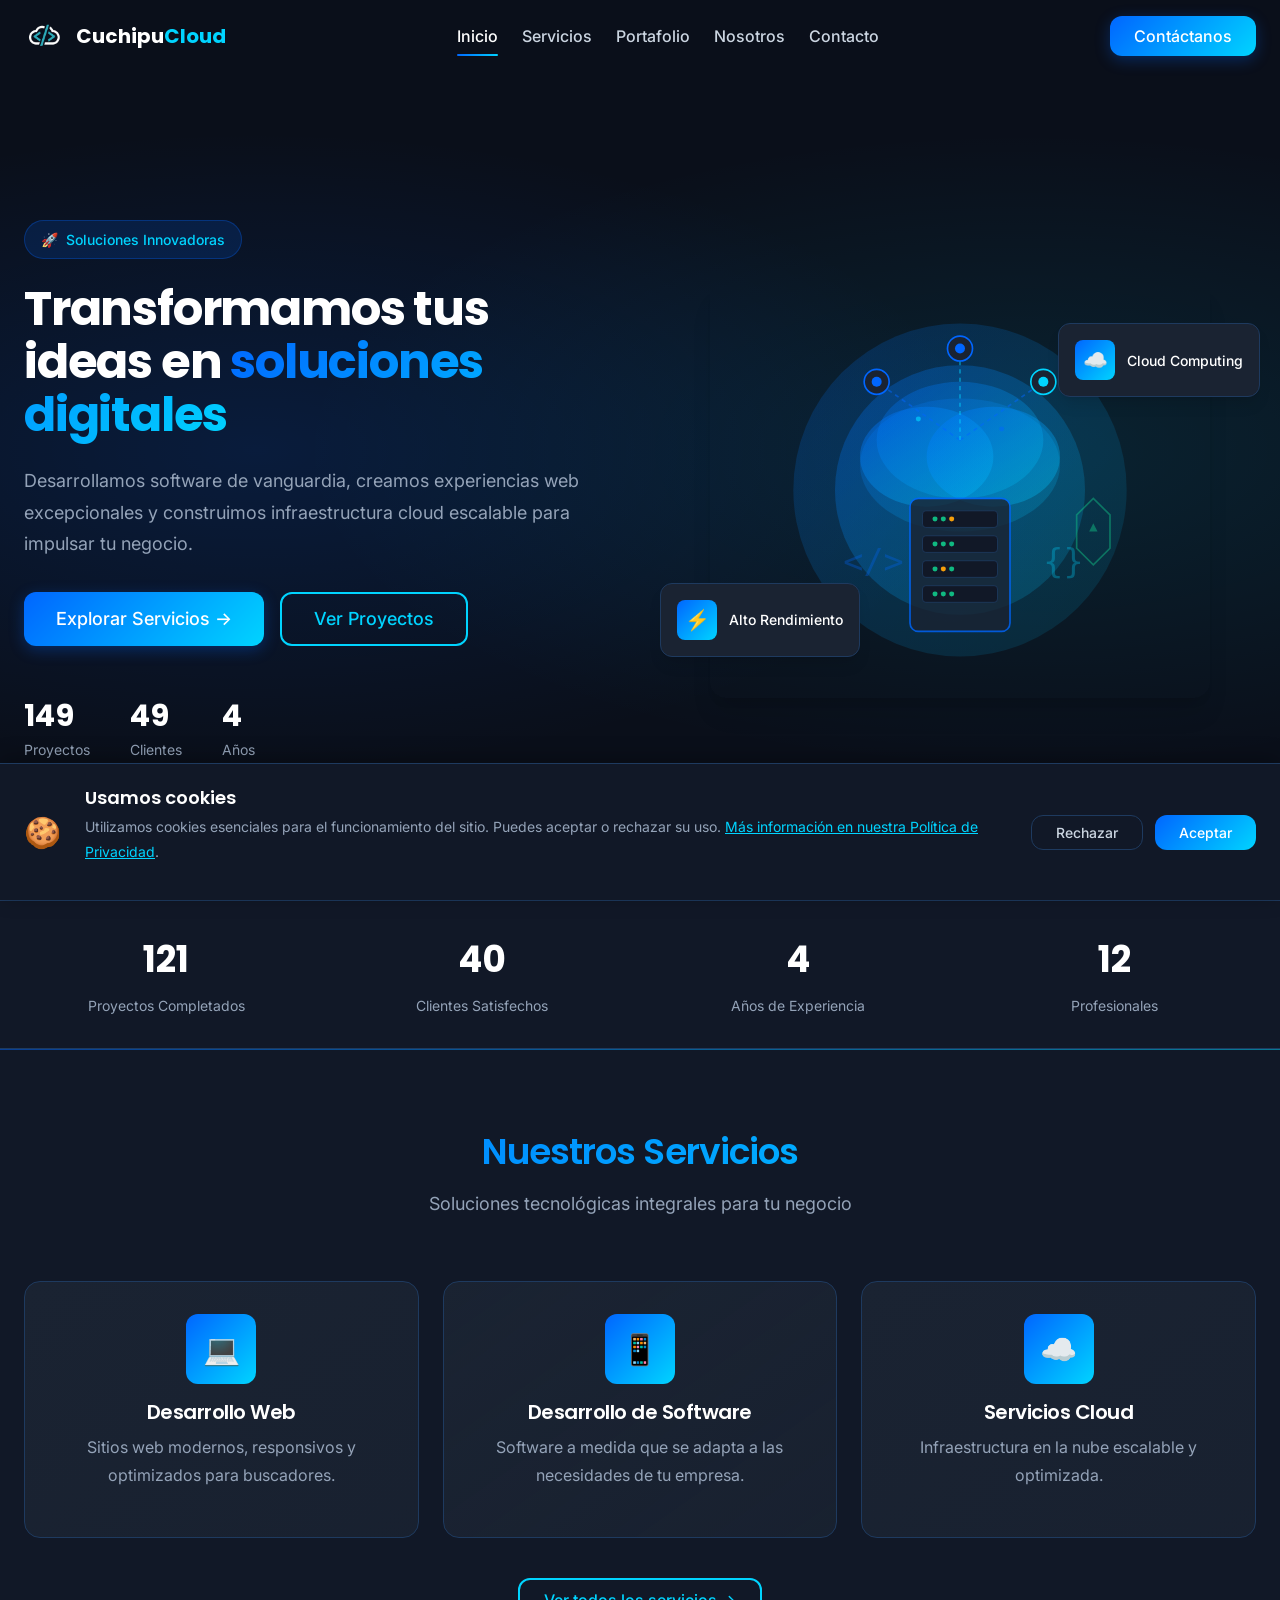
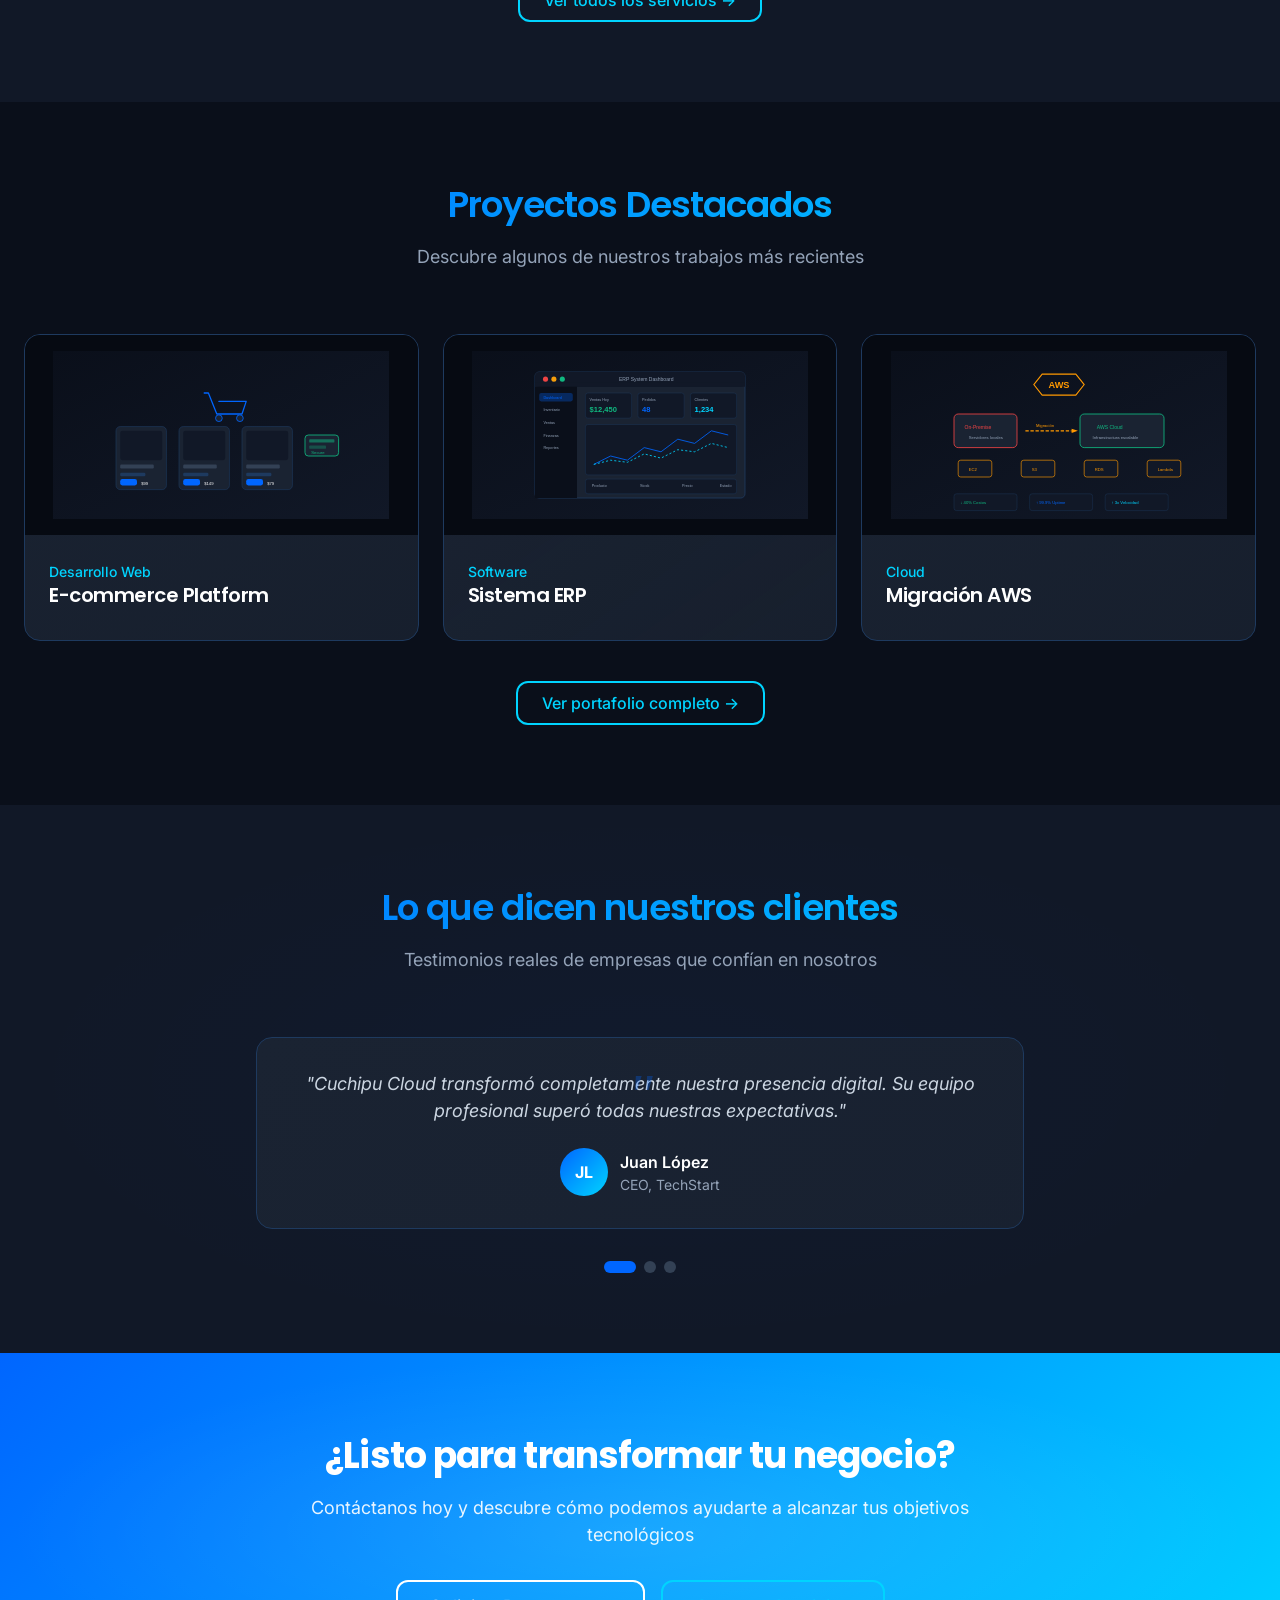
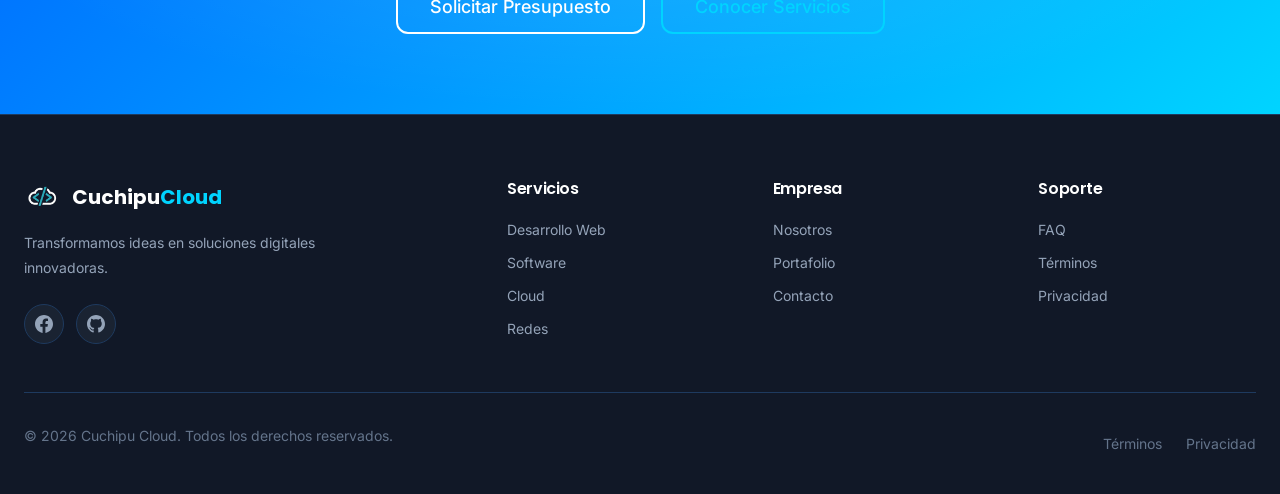
<file: index.html>
<!DOCTYPE html>
<html lang="es">
<head>
    <meta charset="UTF-8">
    <meta name="viewport" content="width=device-width, initial-scale=1.0">
    <meta name="description" content="Cuchipu Cloud - Servicios de desarrollo de software, desarrollo web, redes e infraestructura cloud">
    <meta name="robots" content="index, follow">
    <title>Cuchipu Cloud - Soluciones Tecnológicas Innovadoras</title>
    
    <!-- Open Graph -->
    <meta property="og:type" content="website">
    <meta property="og:url" content="https://cuchipu.cloud">
    <meta property="og:title" content="Cuchipu Cloud - Soluciones Tecnológicas Innovadoras">
    <meta property="og:description" content="Desarrollamos software de vanguardia, creamos experiencias web excepcionales y construimos infraestructura cloud escalable.">
    <meta property="og:image" content="https://cuchipu.cloud/images/CuchipuCloud.png">
    <meta property="og:site_name" content="Cuchipu Cloud">
    <meta property="og:locale" content="es_ES">
    
    <!-- Twitter Cards -->
    <meta name="twitter:card" content="summary_large_image">
    <meta name="twitter:site" content="@cuchipu_cloud">
    <meta name="twitter:title" content="Cuchipu Cloud - Soluciones Tecnológicas Innovadoras">
    <meta name="twitter:description" content="Desarrollamos software de vanguardia, creamos experiencias web excepcionales y construimos infraestructura cloud escalable.">
    <meta name="twitter:image" content="https://cuchipu.cloud/images/CuchipuCloud.png">
    
    <link rel="icon" type="image/png" href="images/Cuchipu.png">
    <link rel="preconnect" href="https://fonts.googleapis.com">
    <link rel="preconnect" href="https://fonts.gstatic.com" crossorigin>
    <link href="https://fonts.googleapis.com/css2?family=Inter:wght@300;400;500;600;700&family=Poppins:wght@400;500;600;700&display=swap" rel="stylesheet">
    <link rel="stylesheet" href="css/variables.css">
    <link rel="stylesheet" type="text/css" href="css/base.css">
    <link rel="stylesheet" href="css/components.css">
    <link rel="stylesheet" href="css/layout.css">
    <link rel="stylesheet" href="css/sections.css">
    <link rel="stylesheet" href="css/animations.css">
    <link rel="stylesheet" href="css/responsive.css">
    <link rel="stylesheet" href="css/cookies.css">
</head>
<body>
    <div class="preloader" id="preloader">
        <div class="preloader-spinner"></div>
    </div>

    <div id="header-placeholder"></div>

    <main>
        <!-- Hero -->
        <section class="hero" id="inicio">
            <div class="hero-bg">
                <div class="hero-bg-gradient"></div>
            </div>
            <div class="container hero-container">
                <div class="hero-content" data-animate="fade-up">
                    <div class="hero-badge">
                        <span>🚀</span>
                        <span>Soluciones Innovadoras</span>
                    </div>
                    <h1 class="hero-title">
                        Transformamos tus ideas en 
                        <span class="highlight">soluciones digitales</span>
                    </h1>
                    <p class="hero-description">
                        Desarrollamos software de vanguardia, creamos experiencias web excepcionales y construimos infraestructura cloud escalable para impulsar tu negocio.
                    </p>
                    <div class="hero-actions">
                        <a href="servicios.html" class="btn btn-primary btn-lg">Explorar Servicios →</a>
                        <a href="portafolio.html" class="btn btn-outline btn-lg">Ver Proyectos</a>
                    </div>
                    <div class="hero-stats">
                        <div class="hero-stat">
                            <div class="hero-stat-number" data-count="150">0</div>
                            <div class="hero-stat-label">Proyectos</div>
                        </div>
                        <div class="hero-stat">
                            <div class="hero-stat-number" data-count="50">0</div>
                            <div class="hero-stat-label">Clientes</div>
                        </div>
                        <div class="hero-stat">
                            <div class="hero-stat-number" data-count="5">0</div>
                            <div class="hero-stat-label">Años</div>
                        </div>
                    </div>
                </div>
                <div class="hero-visual" data-animate="fade-left">
                    <div class="hero-image-wrapper">
                        <img src="images/hero-image.svg" alt="Cuchipu Cloud" class="hero-image">
                        <div class="hero-float hero-float-1">
                            <div class="hero-float-icon">☁️</div>
                            <div class="hero-float-text">Cloud Computing</div>
                        </div>
                        <div class="hero-float hero-float-2">
                            <div class="hero-float-icon">⚡</div>
                            <div class="hero-float-text">Alto Rendimiento</div>
                        </div>
                    </div>
                </div>
            </div>
        </section>

        <!-- Quick Stats -->
        <section class="quick-stats">
            <div class="container">
                <div class="quick-stats-grid">
                    <div class="quick-stat" data-animate="fade-up">
                        <div class="quick-stat-number" data-count="150">0</div>
                        <div class="quick-stat-label">Proyectos Completados</div>
                    </div>
                    <div class="quick-stat" data-animate="fade-up">
                        <div class="quick-stat-number" data-count="50">0</div>
                        <div class="quick-stat-label">Clientes Satisfechos</div>
                    </div>
                    <div class="quick-stat" data-animate="fade-up">
                        <div class="quick-stat-number" data-count="5">0</div>
                        <div class="quick-stat-label">Años de Experiencia</div>
                    </div>
                    <div class="quick-stat" data-animate="fade-up">
                        <div class="quick-stat-number" data-count="15">0</div>
                        <div class="quick-stat-label">Profesionales</div>
                    </div>
                </div>
            </div>
        </section>

        <!-- Services Preview -->
        <section class="section services-section">
            <div class="container">
                <div class="section-header">
                    <h2 class="section-title">Nuestros Servicios</h2>
                    <p class="section-subtitle">Soluciones tecnológicas integrales para tu negocio</p>
                </div>
                <div class="services-grid" data-stagger>
                    <div class="card service-card" data-animate="fade-up">
                        <div class="card-icon">💻</div>
                        <h3 class="card-title">Desarrollo Web</h3>
                        <p class="card-description">Sitios web modernos, responsivos y optimizados para buscadores.</p>
                    </div>
                    <div class="card service-card" data-animate="fade-up">
                        <div class="card-icon">📱</div>
                        <h3 class="card-title">Desarrollo de Software</h3>
                        <p class="card-description">Software a medida que se adapta a las necesidades de tu empresa.</p>
                    </div>
                    <div class="card service-card" data-animate="fade-up">
                        <div class="card-icon">☁️</div>
                        <h3 class="card-title">Servicios Cloud</h3>
                        <p class="card-description">Infraestructura en la nube escalable y optimizada.</p>
                    </div>
                </div>
                <div class="text-center" style="margin-top: var(--space-10);">
                    <a href="servicios.html" class="btn btn-outline">Ver todos los servicios →</a>
                </div>
            </div>
        </section>

        <!-- Portfolio Preview -->
        <section class="section portfolio-section">
            <div class="container">
                <div class="section-header">
                    <h2 class="section-title">Proyectos Destacados</h2>
                    <p class="section-subtitle">Descubre algunos de nuestros trabajos más recientes</p>
                </div>
                <div class="portfolio-grid" data-stagger>
                    <div class="card portfolio-card" data-animate="fade-up">
                        <div class="portfolio-card-image">
                            <img src="images/portfolio/project1.svg" alt="E-commerce" loading="lazy">
                            <div class="portfolio-card-overlay">
                                <a href="portafolio.html" class="btn btn-primary">Ver más</a>
                            </div>
                        </div>
                        <div class="portfolio-card-content">
                            <span class="portfolio-card-category">Desarrollo Web</span>
                            <h3 class="portfolio-card-title">E-commerce Platform</h3>
                        </div>
                    </div>
                    <div class="card portfolio-card" data-animate="fade-up">
                        <div class="portfolio-card-image">
                            <img src="images/portfolio/project2.svg" alt="ERP" loading="lazy">
                            <div class="portfolio-card-overlay">
                                <a href="portafolio.html" class="btn btn-primary">Ver más</a>
                            </div>
                        </div>
                        <div class="portfolio-card-content">
                            <span class="portfolio-card-category">Software</span>
                            <h3 class="portfolio-card-title">Sistema ERP</h3>
                        </div>
                    </div>
                    <div class="card portfolio-card" data-animate="fade-up">
                        <div class="portfolio-card-image">
                            <img src="images/portfolio/project3.svg" alt="Cloud" loading="lazy">
                            <div class="portfolio-card-overlay">
                                <a href="portafolio.html" class="btn btn-primary">Ver más</a>
                            </div>
                        </div>
                        <div class="portfolio-card-content">
                            <span class="portfolio-card-category">Cloud</span>
                            <h3 class="portfolio-card-title">Migración AWS</h3>
                        </div>
                    </div>
                </div>
                <div class="text-center" style="margin-top: var(--space-10);">
                    <a href="portafolio.html" class="btn btn-outline">Ver portafolio completo →</a>
                </div>
            </div>
        </section>

        <!-- Testimonials -->
        <section class="section testimonials-section">
            <div class="container testimonials-container">
                <div class="section-header">
                    <h2 class="section-title">Lo que dicen nuestros clientes</h2>
                    <p class="section-subtitle">Testimonios reales de empresas que confían en nosotros</p>
                </div>
                <div class="testimonials-slider" id="testimonialsSlider">
                    <div class="testimonials-track">
                        <div class="testimonial-slide">
                            <div class="card testimonial-card">
                                <p class="testimonial-card-quote">"Cuchipu Cloud transformó completamente nuestra presencia digital. Su equipo profesional superó todas nuestras expectativas."</p>
                                <div class="testimonial-card-author">
                                    <div class="testimonial-card-avatar">JL</div>
                                    <div class="testimonial-card-info">
                                        <div class="testimonial-card-name">Juan López</div>
                                        <div class="testimonial-card-role">CEO, TechStart</div>
                                    </div>
                                </div>
                            </div>
                        </div>
                        <div class="testimonial-slide">
                            <div class="card testimonial-card">
                                <p class="testimonial-card-quote">"La migración a cloud fue perfecta. Redujimos costos en un 40% y mejoramos el rendimiento significativamente."</p>
                                <div class="testimonial-card-author">
                                    <div class="testimonial-card-avatar">MR</div>
                                    <div class="testimonial-card-info">
                                        <div class="testimonial-card-name">María Ramírez</div>
                                        <div class="testimonial-card-role">CTO, InnovaCorp</div>
                                    </div>
                                </div>
                            </div>
                        </div>
                        <div class="testimonial-slide">
                            <div class="card testimonial-card">
                                <p class="testimonial-card-quote">"El software que desarrollaron automatizó procesos que antes tomaban horas. Excelente trabajo y soporte."</p>
                                <div class="testimonial-card-author">
                                    <div class="testimonial-card-avatar">CP</div>
                                    <div class="testimonial-card-info">
                                        <div class="testimonial-card-name">Carlos Pérez</div>
                                        <div class="testimonial-card-role">Director, LogiMax</div>
                                    </div>
                                </div>
                            </div>
                        </div>
                    </div>
                    <div class="testimonial-dots" id="testimonialDots">
                        <span class="testimonial-dot active"></span>
                        <span class="testimonial-dot"></span>
                        <span class="testimonial-dot"></span>
                    </div>
                </div>
            </div>
        </section>

        <!-- CTA -->
        <section class="cta-section">
            <div class="container">
                <div class="cta-content">
                    <h2 class="cta-title">¿Listo para transformar tu negocio?</h2>
                    <p class="cta-description">Contáctanos hoy y descubre cómo podemos ayudarte a alcanzar tus objetivos tecnológicos</p>
                    <div class="cta-actions">
                        <a href="contacto.html" class="btn btn-secondary btn-lg">Solicitar Presupuesto</a>
                        <a href="servicios.html" class="btn btn-outline btn-lg">Conocer Servicios</a>
                    </div>
                </div>
            </div>
        </section>
    </main>

    <div id="footer-placeholder"></div>

    <script src="js/components.js"></script>
    <script src="js/navigation.js"></script>
    <script src="js/animations.js"></script>
    <script src="js/main.js"></script>
    <script src="js/cookies.js"></script>
</body>
</html>
</file>
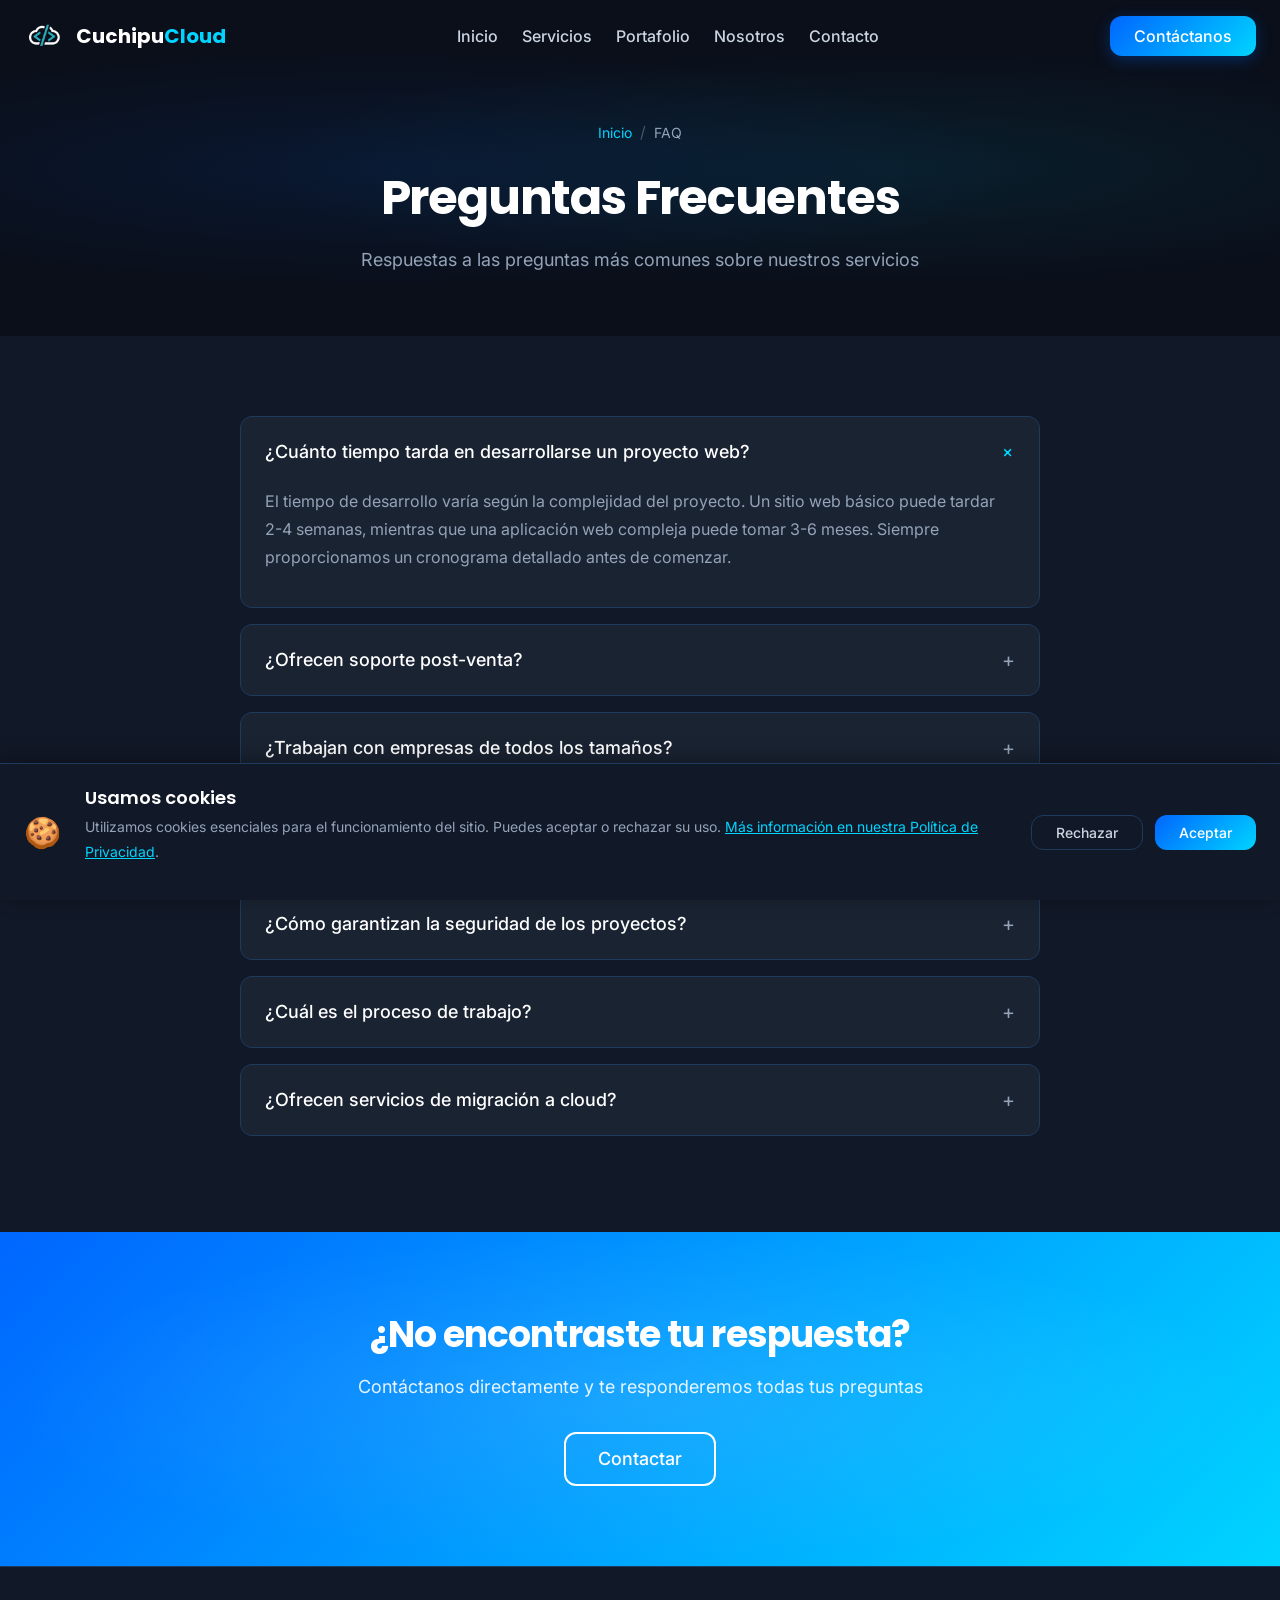
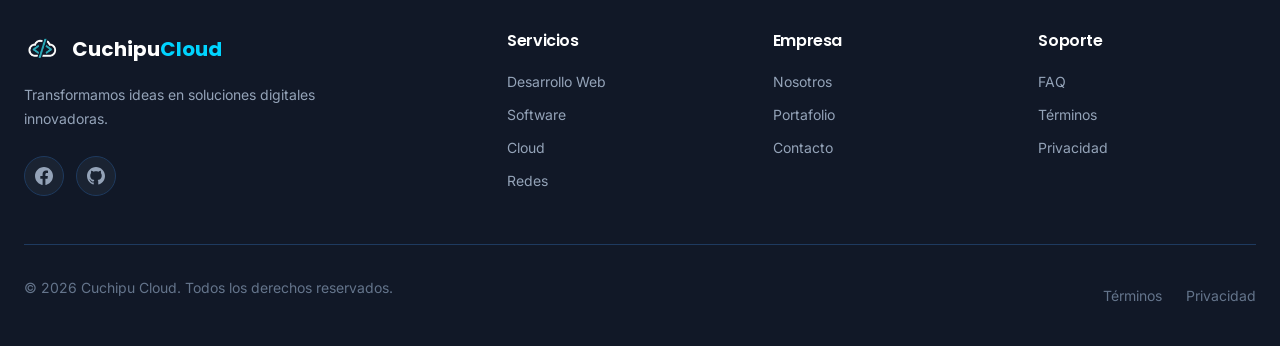
<file: faq.html>
<!DOCTYPE html>
<html lang="es">
<head>
    <meta charset="UTF-8">
    <meta name="viewport" content="width=device-width, initial-scale=1.0">
    <meta name="description" content="Preguntas frecuentes sobre los servicios de Cuchipu Cloud">
    <meta name="robots" content="index, follow">
    <title>Preguntas Frecuentes - Cuchipu Cloud</title>
    
    <!-- Open Graph -->
    <meta property="og:type" content="website">
    <meta property="og:url" content="https://cuchipu.cloud/faq.html">
    <meta property="og:title" content="Preguntas Frecuentes - Cuchipu Cloud">
    <meta property="og:description" content="Respuestas a las preguntas más comunes sobre nuestros servicios de desarrollo web, software, cloud y ciberseguridad.">
    <meta property="og:image" content="https://cuchipu.cloud/images/CuchipuCloud-Claro.png">
    <meta property="og:site_name" content="Cuchipu Cloud">
    <meta property="og:locale" content="es_ES">
    
    <!-- Twitter Cards -->
    <meta name="twitter:card" content="summary_large_image">
    <meta name="twitter:site" content="@cuchipu_cloud">
    <meta name="twitter:title" content="Preguntas Frecuentes - Cuchipu Cloud">
    <meta name="twitter:description" content="Respuestas a las preguntas más comunes sobre nuestros servicios de desarrollo web, software, cloud y ciberseguridad.">
    <meta name="twitter:image" content="https://cuchipu.cloud/images/CuchipuCloud-Claro.png">
    <link rel="icon" type="image/png" href="images/CuchipuCloudIcon-Blanco.png">
    <link rel="preconnect" href="https://fonts.googleapis.com">
    <link rel="preconnect" href="https://fonts.gstatic.com" crossorigin>
    <link href="https://fonts.googleapis.com/css2?family=Inter:wght@300;400;500;600;700&family=Poppins:wght@400;500;600;700&display=swap" rel="stylesheet">
    <link rel="stylesheet" href="css/variables.css">
    <link rel="stylesheet" href="css/base.css">
    <link rel="stylesheet" href="css/components.css">
    <link rel="stylesheet" href="css/layout.css">
    <link rel="stylesheet" href="css/sections.css">
    <link rel="stylesheet" href="css/animations.css">
    <link rel="stylesheet" href="css/responsive.css">
    <link rel="stylesheet" href="css/cookies.css">
</head>
<body>
    <div id="header-placeholder"></div>

    <main>
        <section class="page-header">
            <div class="container page-header-content">
                <nav class="breadcrumb">
                    <span class="breadcrumb-item"><a href="index.html">Inicio</a></span>
                    <span class="breadcrumb-separator">/</span>
                    <span class="breadcrumb-item">FAQ</span>
                </nav>
                <h1 class="page-title">Preguntas Frecuentes</h1>
                <p class="page-description">Respuestas a las preguntas más comunes sobre nuestros servicios</p>
            </div>
        </section>

        <section class="section faq-section">
            <div class="container">
                <div class="faq-container">
                    <div class="faq-item active" data-animate="fade-up">
                        <div class="faq-question">
                            <span class="faq-question-text">¿Cuánto tiempo tarda en desarrollarse un proyecto web?</span>
                            <span class="faq-icon">+</span>
                        </div>
                        <div class="faq-answer">
                            <p>El tiempo de desarrollo varía según la complejidad del proyecto. Un sitio web básico puede tardar 2-4 semanas, mientras que una aplicación web compleja puede tomar 3-6 meses. Siempre proporcionamos un cronograma detallado antes de comenzar.</p>
                        </div>
                    </div>

                    <div class="faq-item" data-animate="fade-up">
                        <div class="faq-question">
                            <span class="faq-question-text">¿Ofrecen soporte post-venta?</span>
                            <span class="faq-icon">+</span>
                        </div>
                        <div class="faq-answer">
                            <p>Sí, todos nuestros proyectos incluyen soporte técnico post-venta. Ofrecemos diferentes planes de mantenimiento para asegurar que tu solución funcione perfectamente a largo plazo.</p>
                        </div>
                    </div>

                    <div class="faq-item" data-animate="fade-up">
                        <div class="faq-question">
                            <span class="faq-question-text">¿Trabajan con empresas de todos los tamaños?</span>
                            <span class="faq-icon">+</span>
                        </div>
                        <div class="faq-answer">
                            <p>Absolutamente. Trabajamos con startups, pequeñas empresas, medianas empresas y grandes corporaciones. Nuestras soluciones se adaptan a las necesidades y presupuesto de cada cliente.</p>
                        </div>
                    </div>

                    <div class="faq-item" data-animate="fade-up">
                        <div class="faq-question">
                            <span class="faq-question-text">¿Qué tecnologías utilizan para el desarrollo?</span>
                            <span class="faq-icon">+</span>
                        </div>
                        <div class="faq-answer">
                            <p>Utilizamos las tecnologías más modernas y probadas del mercado, incluyendo React, Node.js, Python, AWS, Azure, Docker, y muchas más. Seleccionamos la mejor tecnología según los requerimientos de cada proyecto.</p>
                        </div>
                    </div>

                    <div class="faq-item" data-animate="fade-up">
                        <div class="faq-question">
                            <span class="faq-question-text">¿Cómo garantizan la seguridad de los proyectos?</span>
                            <span class="faq-icon">+</span>
                        </div>
                        <div class="faq-answer">
                            <p>Implementamos las mejores prácticas de seguridad en cada etapa del desarrollo, incluyendo cifrado de datos, autenticación segura, auditorías de seguridad regulares y cumplimiento con estándares internacionales.</p>
                        </div>
                    </div>

                    <div class="faq-item" data-animate="fade-up">
                        <div class="faq-question">
                            <span class="faq-question-text">¿Cuál es el proceso de trabajo?</span>
                            <span class="faq-icon">+</span>
                        </div>
                        <div class="faq-answer">
                            <p>Nuestro proceso incluye: 1) Relevamiento de requerimientos, 2) Diseño y prototipado, 3) Desarrollo iterativo, 4) Testing y QA, 5) Despliegue, 6) Soporte post-venta. Mantenemos comunicación constante con el cliente en cada etapa.</p>
                        </div>
                    </div>

                    <div class="faq-item" data-animate="fade-up">
                        <div class="faq-question">
                            <span class="faq-question-text">¿Ofrecen servicios de migración a cloud?</span>
                            <span class="faq-icon">+</span>
                        </div>
                        <div class="faq-answer">
                            <p>Sí, ofrecemos servicios completos de migración a cloud. Evaluamos tu infraestructura actual, diseñamos la arquitectura cloud óptima y ejecutamos la migración con mínimo downtime para tu negocio.</p>
                        </div>
                    </div>
                </div>
            </div>
        </section>

        <section class="cta-section">
            <div class="container">
                <div class="cta-content">
                    <h2 class="cta-title">¿No encontraste tu respuesta?</h2>
                    <p class="cta-description">Contáctanos directamente y te responderemos todas tus preguntas</p>
                    <div class="cta-actions">
                        <a href="contacto.html" class="btn btn-secondary btn-lg">Contactar</a>
                    </div>
                </div>
            </div>
        </section>
    </main>

    <div id="footer-placeholder"></div>

    <script src="js/components.js"></script>
    <script src="js/navigation.js"></script>
    <script src="js/animations.js"></script>
    <script src="js/main.js"></script>
    <script src="js/cookies.js"></script>
</body>
</html>
</file>
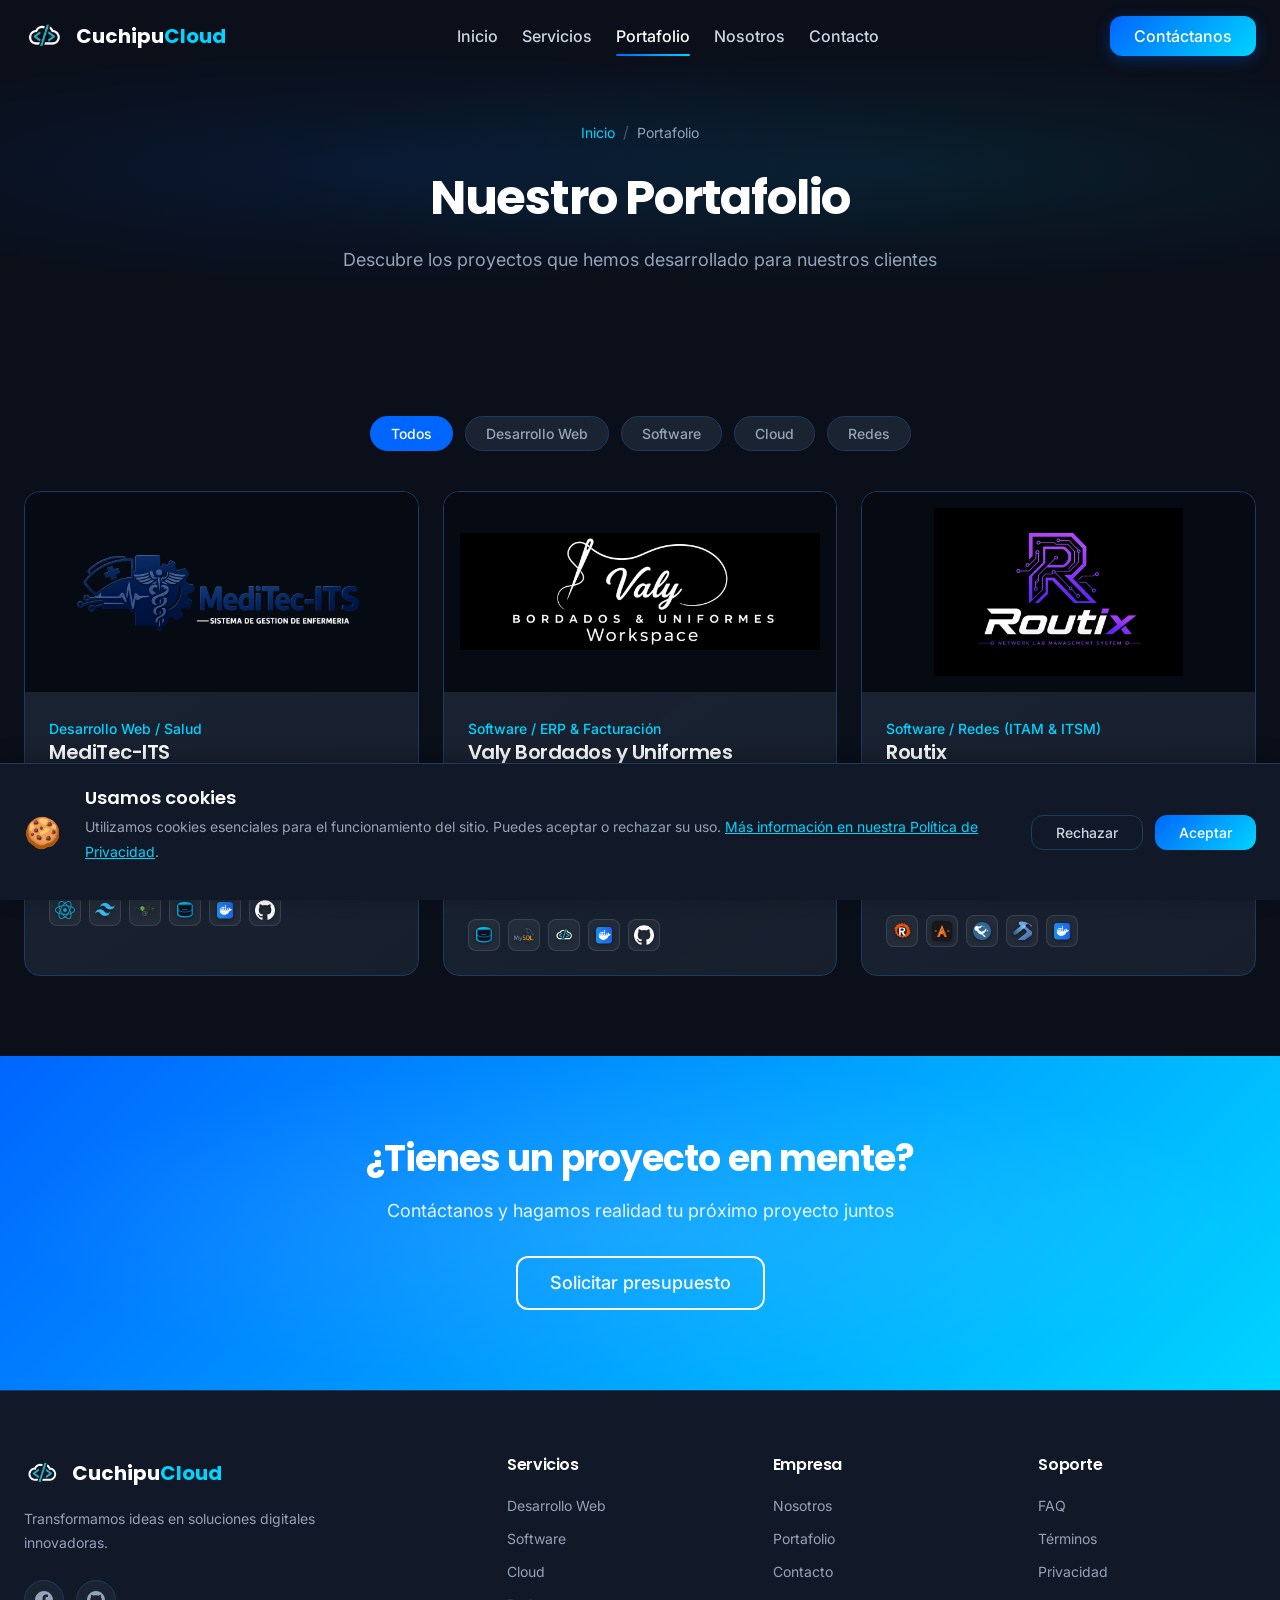
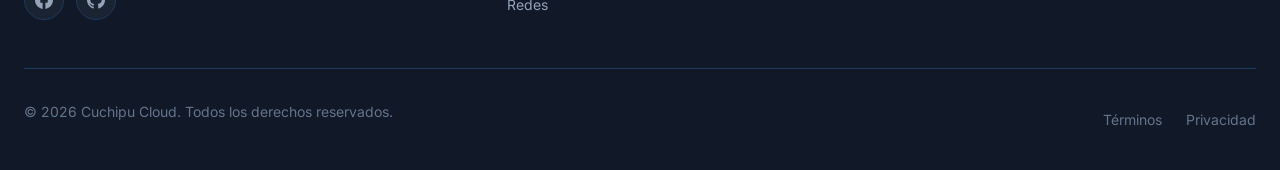
<file: portafolio.html>
<!DOCTYPE html>
<html lang="es">
<head>
    <meta charset="UTF-8">
    <meta name="viewport" content="width=device-width, initial-scale=1.0">
    <meta name="description" content="Portafolio de Cuchipu Cloud - Proyectos de desarrollo web, software y cloud">
    <meta name="robots" content="index, follow">
    <title>Portafolio - Cuchipu Cloud</title>
    
    <!-- Open Graph -->
    <meta property="og:type" content="website">
    <meta property="og:url" content="https://cuchipu.cloud/portafolio.html">
    <meta property="og:title" content="Portafolio - Cuchipu Cloud">
    <meta property="og:description" content="Descubre los proyectos de desarrollo web, software y cloud que hemos desarrollado para nuestros clientes.">
    <meta property="og:image" content="https://cuchipu.cloud/images/CuchipuCloud-Claro.png">
    <meta property="og:site_name" content="Cuchipu Cloud">
    <meta property="og:locale" content="es_ES">
    
    <!-- Twitter Cards -->
    <meta name="twitter:card" content="summary_large_image">
    <meta name="twitter:site" content="@cuchipu_cloud">
    <meta name="twitter:title" content="Portafolio - Cuchipu Cloud">
    <meta name="twitter:description" content="Descubre los proyectos de desarrollo web, software y cloud que hemos desarrollado para nuestros clientes.">
    <meta name="twitter:image" content="https://cuchipu.cloud/images/CuchipuCloud-Claro.png">
    <link rel="icon" type="image/png" href="images/CuchipuCloudIcon-Blanco.png">
    <link rel="preconnect" href="https://fonts.googleapis.com">
    <link rel="preconnect" href="https://fonts.gstatic.com" crossorigin>
    <link href="https://fonts.googleapis.com/css2?family=Inter:wght@300;400;500;600;700&family=Poppins:wght@400;500;600;700&display=swap" rel="stylesheet">
    <link rel="stylesheet" href="css/variables.css">
    <link rel="stylesheet" href="css/base.css">
    <link rel="stylesheet" href="css/components.css">
    <link rel="stylesheet" href="css/layout.css">
    <link rel="stylesheet" href="css/sections.css">
    <link rel="stylesheet" href="css/animations.css">
    <link rel="stylesheet" href="css/responsive.css">
    <link rel="stylesheet" href="css/cookies.css">
</head>
<body>
    <div id="header-placeholder"></div>

    <main>
        <section class="page-header">
            <div class="container page-header-content">
                <nav class="breadcrumb">
                    <span class="breadcrumb-item"><a href="index.html">Inicio</a></span>
                    <span class="breadcrumb-separator">/</span>
                    <span class="breadcrumb-item">Portafolio</span>
                </nav>
                <h1 class="page-title">Nuestro Portafolio</h1>
                <p class="page-description">Descubre los proyectos que hemos desarrollado para nuestros clientes</p>
            </div>
        </section>

        <section class="section portfolio-section">
            <div class="container">
                <div class="portfolio-filters">
                    <button class="filter-btn active" data-filter="all">Todos</button>
                    <button class="filter-btn" data-filter="web">Desarrollo Web</button>
                    <button class="filter-btn" data-filter="software">Software</button>
                    <button class="filter-btn" data-filter="cloud">Cloud</button>
                    <button class="filter-btn" data-filter="redes">Redes</button>
                </div>

                        <div class="portfolio-grid" id="portfolioGrid">
                    
                    <!-- Proyecto 1: MediTec-ITS -->
                    <div class="card portfolio-card" data-category="web software" data-animate="fade-up">
                        <div class="portfolio-card-image">
                            <img src="images/portfolio/MediTec-ITS.png" alt="MediTec-ITS" loading="lazy">
                            <div class="portfolio-card-overlay"><a href="proyecto-meditec.html" class="btn btn-primary">Ver Proyecto</a></div>
                        </div>
                        <div class="portfolio-card-content">
                            <span class="portfolio-card-category">Desarrollo Web / Salud</span>
                            <h3 class="portfolio-card-title">MediTec-ITS</h3>
                            <p class="portfolio-card-description">Sistema integral de gestión clínica y operativa para el área de enfermería del TecNM, enfocado en digitalizar expedientes, citas, medicamentos e inventarios bajo controles de acceso estrictos para médicos, enfermeras y nutriólogas.</p>
                            <div class="portfolio-card-tech">
                                <div class="tech-icon-badge" title="React"><img src="images/tech/react.png" alt="React" width="22" height="22"></div>
                                <div class="tech-icon-badge" title="Tailwind CSS"><img src="images/tech/tailwind.png" alt="Tailwind CSS" width="22" height="22"></div>
                                <div class="tech-icon-badge" title="Node.js"><img src="images/tech/nodejs.png" alt="Node.js" width="22" height="22"></div>
                                <div class="tech-icon-badge" title="Consultas SQL Directas"><img src="images/tech/sql.svg" alt="SQL Directo" width="22" height="22"></div>
                                <div class="tech-icon-badge" title="Docker"><img src="images/tech/docker.png" alt="Docker" width="22" height="22"></div>
                                <div class="tech-icon-badge" title="CI/CD Pipelines (GitHub)"><img src="images/tech/github.png" alt="CI/CD" width="22" height="22"></div>
                            </div>
                        </div>
                    </div>

                    <!-- Proyecto 2: Valy Bordados y Uniformes Workspace -->
                    <div class="card portfolio-card" data-category="software cloud" data-animate="fade-up">
                        <div class="portfolio-card-image">
                            <img src="images/portfolio/Valy-workspace.jpg" alt="Valy Bordados y Uniformes Workspace" loading="lazy">
                            <div class="portfolio-card-overlay"><a href="proyecto-valy.html" class="btn btn-primary">Ver Proyecto</a></div>
                        </div>
                        <div class="portfolio-card-content">
                            <span class="portfolio-card-category">Software / ERP & Facturación</span>
                            <h3 class="portfolio-card-title">Valy Bordados y Uniformes Workspace</h3>
                            <p class="portfolio-card-description">Sistema de gestión, manufactura y facturación (CFDI 4.0) que opera como el núcleo centralizado del negocio para coordinar ventas, cotizaciones, inventarios y producción desde el mostrador hasta el taller de bordado.</p>
                            <div class="portfolio-card-tech">
                                <div class="tech-icon-badge" title="Bases de datos relacionales en 3FN / SQL Nativo"><img src="images/tech/sql.svg" alt="SQL Nativo" width="22" height="22"></div>
                                <div class="tech-icon-badge" title="MySQL"><img src="images/tech/mysql.png" alt="MySQL" width="22" height="22"></div>
                                <div class="tech-icon-badge" title="Cuchipu Cloud Deploy"><img src="images/CuchipuCloudIcon-Blanco.png" alt="Cuchipu Cloud" width="22" height="22"></div>
                                <div class="tech-icon-badge" title="Docker"><img src="images/tech/docker.png" alt="Docker" width="22" height="22"></div>
                                <div class="tech-icon-badge" title="Git / GitHub"><img src="images/tech/github.png" alt="Git" width="22" height="22"></div>
                            </div>
                        </div>
                    </div>

                    <!-- Proyecto 3: Routix -->
                    <div class="card portfolio-card" data-category="software redes" data-animate="fade-up">
                        <div class="portfolio-card-image">
                            <img src="images/portfolio/routix.jpg" alt="Routix ITAM/ITSM" loading="lazy">
                            <div class="portfolio-card-overlay"><a href="proyecto-routix.html" class="btn btn-primary">Ver Proyecto</a></div>
                        </div>
                        <div class="portfolio-card-content">
                            <span class="portfolio-card-category">Software / Redes (ITAM & ITSM)</span>
                            <h3 class="portfolio-card-title">Routix</h3>
                            <p class="portfolio-card-description">Sistema modular de gestión educativa (ITAM/ITSM) para el laboratorio de arquitectura de computadoras y redes, diseñado para administrar inventarios de hardware, refacciones, tickets de soporte, horarios y bitácoras de incidentes para el control operativo de los docentes.</p>
                            <div class="portfolio-card-tech">
                                <div class="tech-icon-badge" title="Rust"><img src="images/tech/rust.svg" alt="Rust" width="22" height="22"></div>
                                <div class="tech-icon-badge" title="Axum"><img src="images/tech/axum.svg" alt="Axum" width="22" height="22"></div>
                                <div class="tech-icon-badge" title="PostgreSQL"><img src="images/tech/postgresql.svg" alt="PostgreSQL" width="22" height="22"></div>
                                <div class="tech-icon-badge" title="SolidJS"><img src="images/tech/solidjs.svg" alt="SolidJS" width="22" height="22"></div>
                                <div class="tech-icon-badge" title="Docker"><img src="images/tech/docker.png" alt="Docker" width="22" height="22"></div>
                            </div>
                        </div>
                    </div>

                </div>
            </div>
        </section>

        <section class="cta-section">
            <div class="container">
                <div class="cta-content">
                    <h2 class="cta-title">¿Tienes un proyecto en mente?</h2>
                    <p class="cta-description">Contáctanos y hagamos realidad tu próximo proyecto juntos</p>
                    <div class="cta-actions">
                        <a href="contacto.html" class="btn btn-secondary btn-lg">Solicitar presupuesto</a>
                    </div>
                </div>
            </div>
        </section>
    </main>

    <div id="footer-placeholder"></div>

    <script src="js/components.js"></script>
    <script src="js/navigation.js"></script>
    <script src="js/animations.js"></script>
    <script src="js/gallery.js"></script>
    <script src="js/main.js"></script>
    <script src="js/cookies.js"></script>
</body>
</html>
</file>
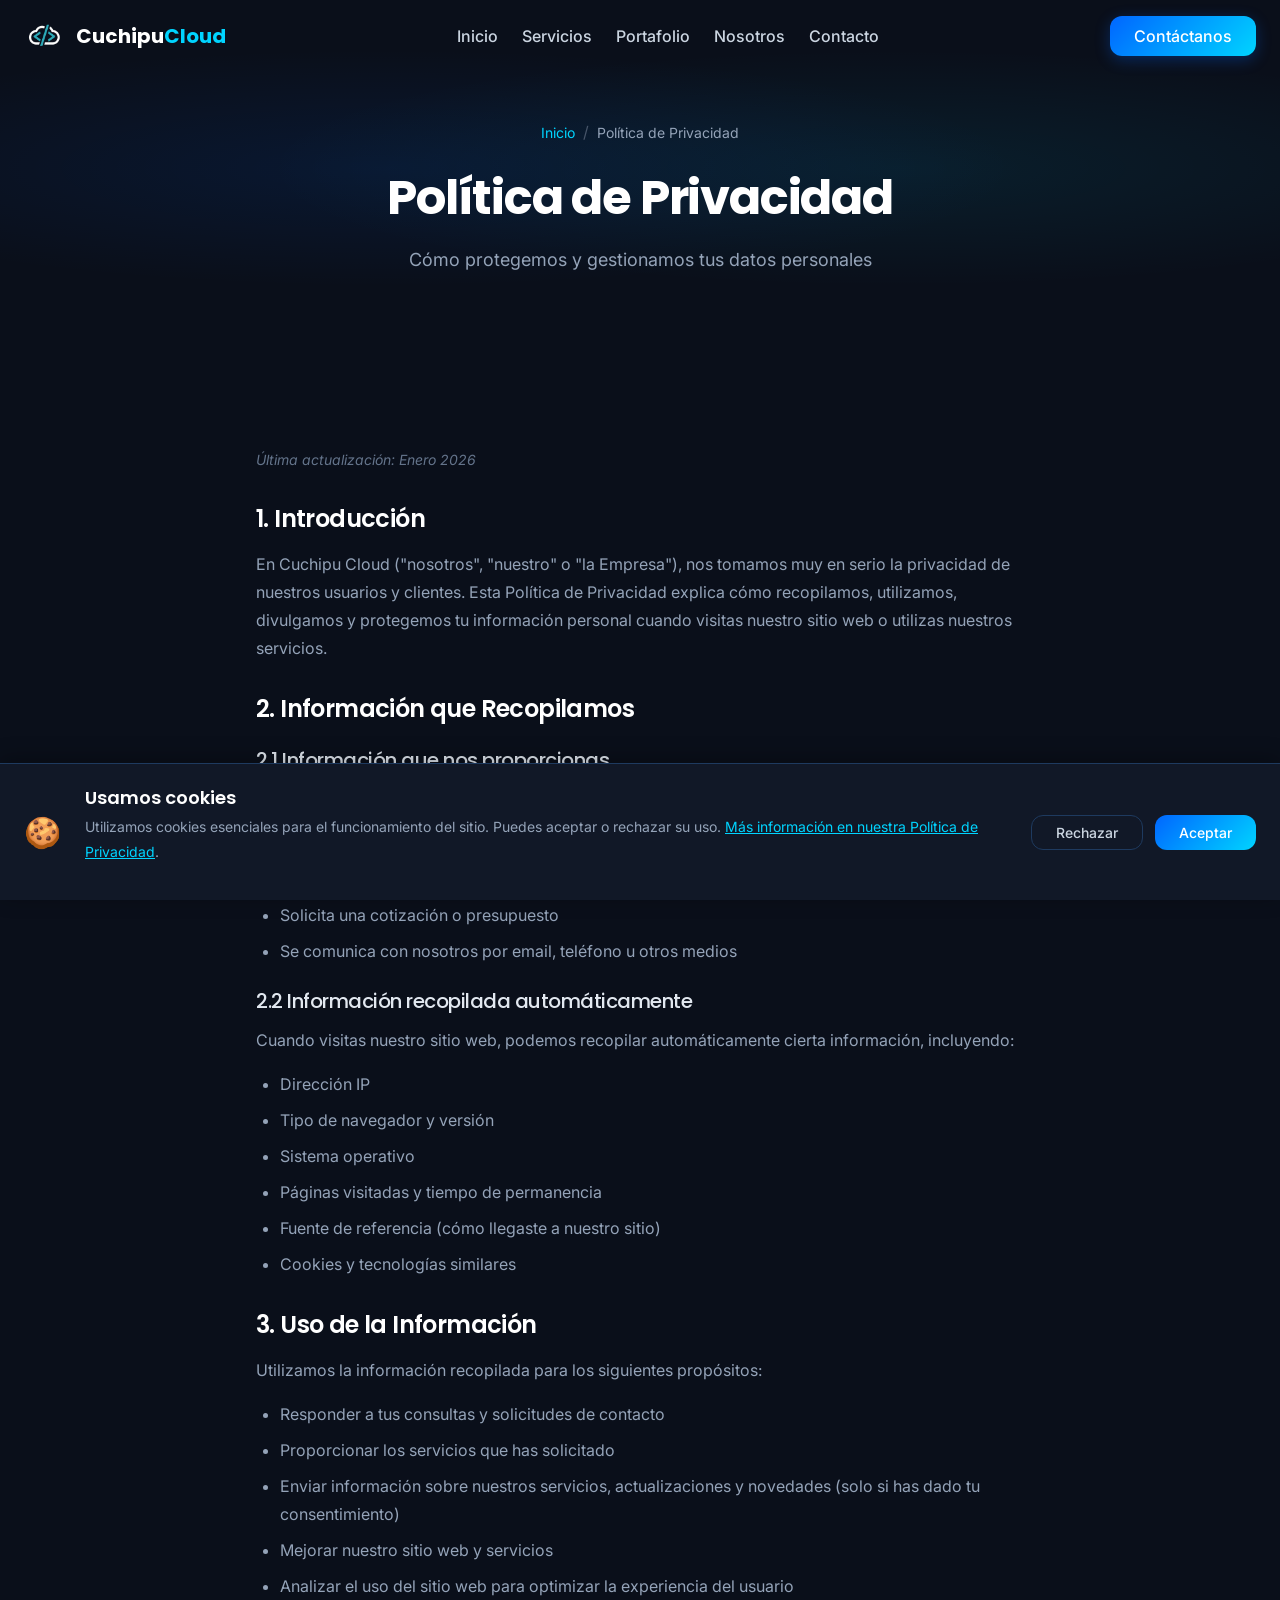
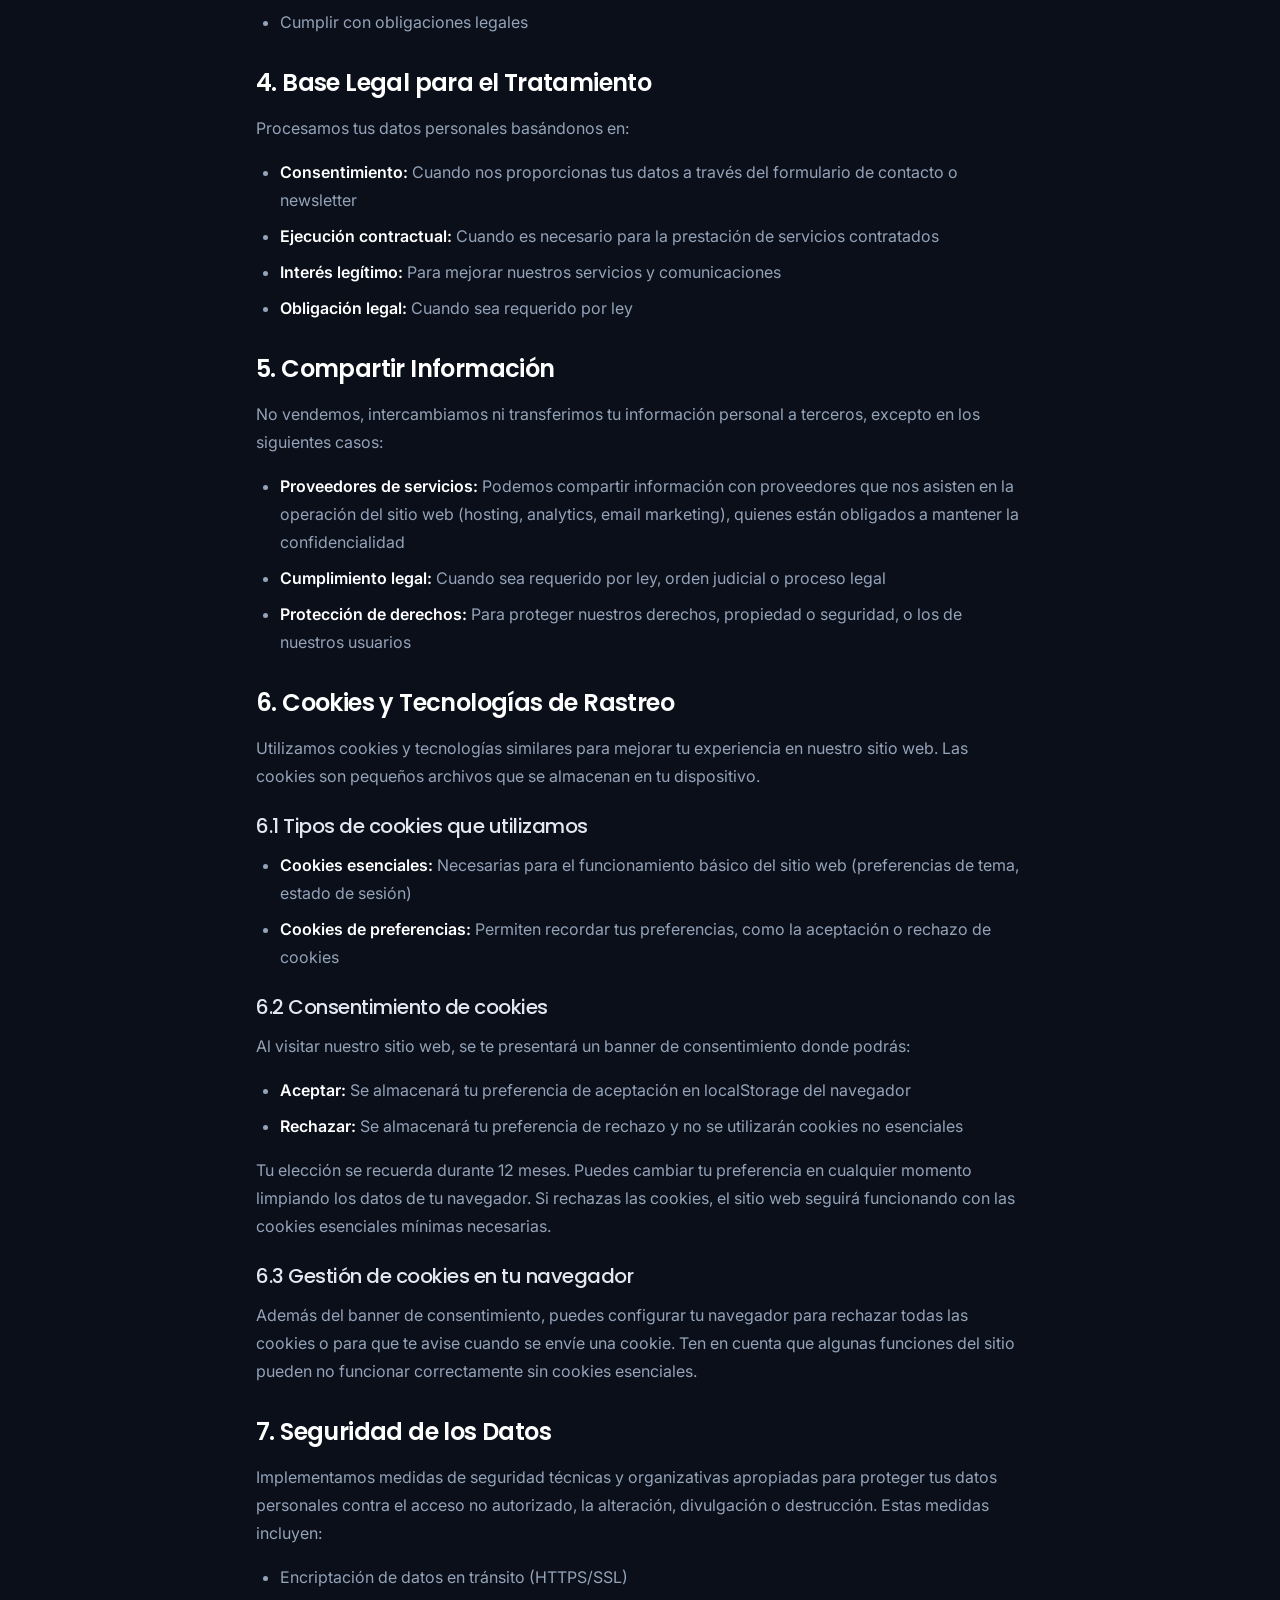
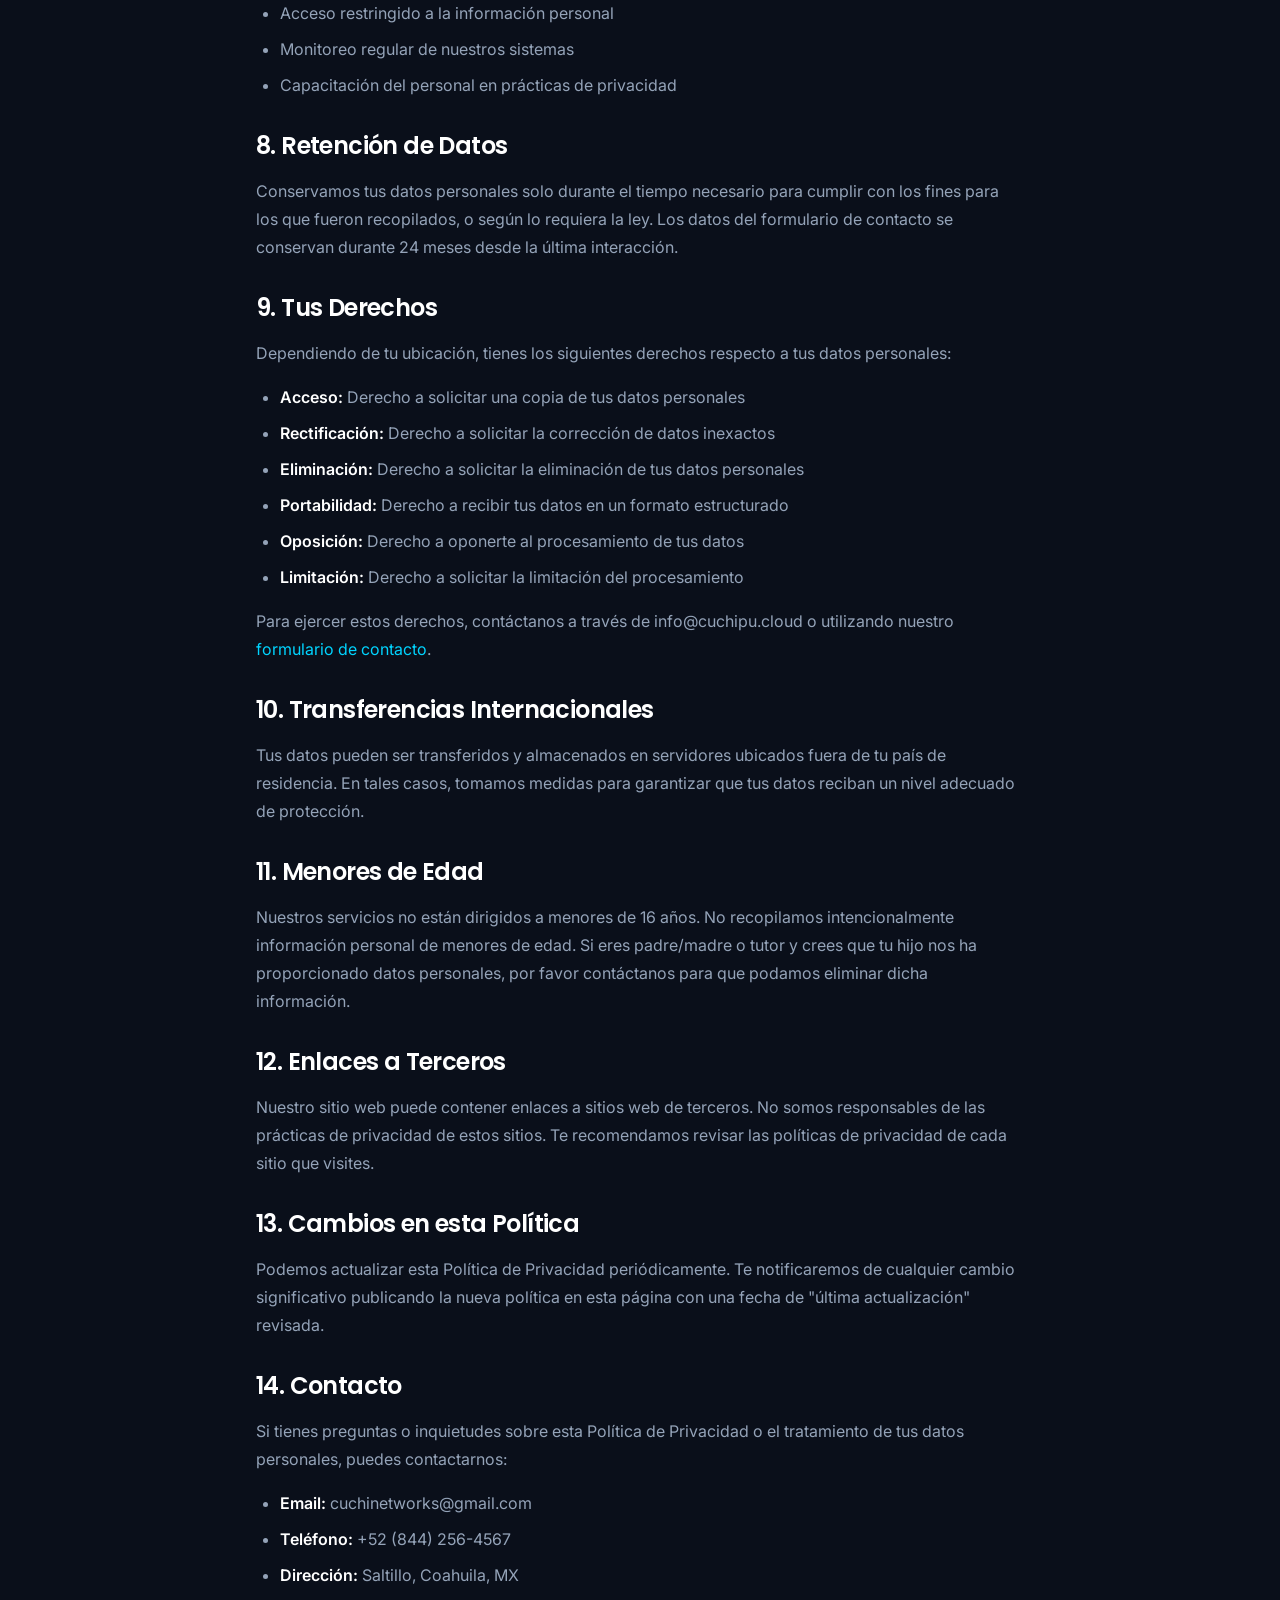
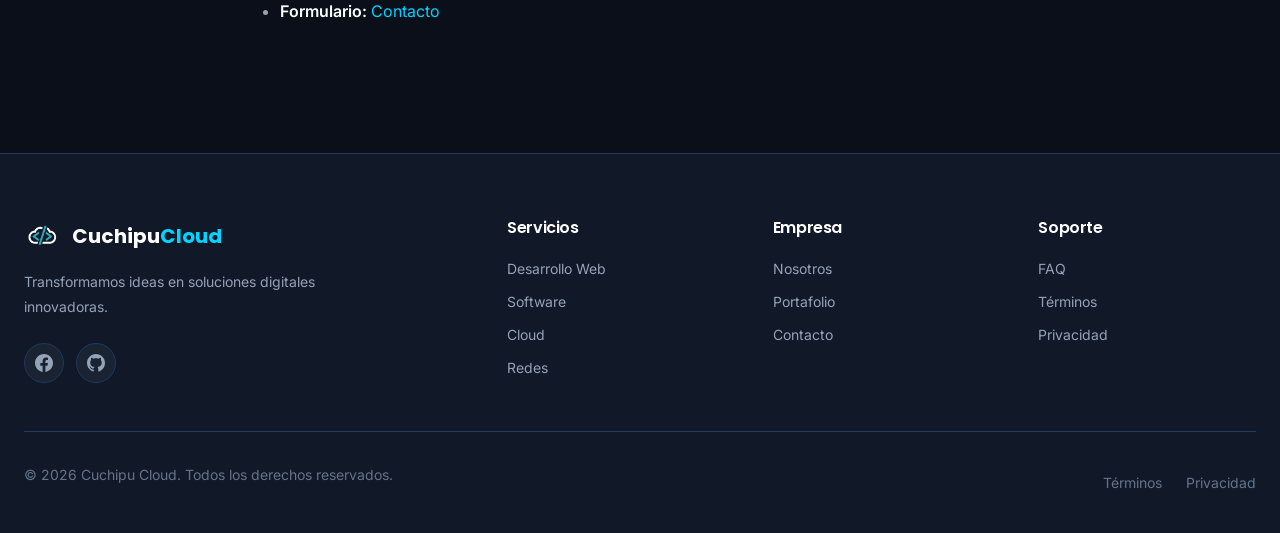
<file: privacidad.html>
<!DOCTYPE html>
<html lang="es">
<head>
    <meta charset="UTF-8">
    <meta name="viewport" content="width=device-width, initial-scale=1.0">
    <meta name="description" content="Política de privacidad y protección de datos personales de Cuchipu Cloud">
    <meta name="robots" content="index, follow">
    <title>Política de Privacidad - Cuchipu Cloud</title>
    
    <!-- Open Graph -->
    <meta property="og:type" content="website">
    <meta property="og:url" content="https://cuchipu.cloud/privacidad.html">
    <meta property="og:title" content="Política de Privacidad - Cuchipu Cloud">
    <meta property="og:description" content="Conoce cómo Cuchipu Cloud protege y gestiona tus datos personales.">
    <meta property="og:image" content="https://cuchipu.cloud/images/CuchipuCloud-Claro.png">
    <meta property="og:site_name" content="Cuchipu Cloud">
    <meta property="og:locale" content="es_ES">
    
    <!-- Twitter Cards -->
    <meta name="twitter:card" content="summary_large_image">
    <meta name="twitter:site" content="@cuchipu_cloud">
    <meta name="twitter:title" content="Política de Privacidad - Cuchipu Cloud">
    <meta name="twitter:description" content="Conoce cómo Cuchipu Cloud protege y gestiona tus datos personales.">
    <meta name="twitter:image" content="https://cuchipu.cloud/images/CuchipuCloud-Claro.png">
    
    <link rel="icon" type="image/png" href="images/CuchipuCloudIcon-Blanco.png">
    <link rel="preconnect" href="https://fonts.googleapis.com">
    <link rel="preconnect" href="https://fonts.gstatic.com" crossorigin>
    <link href="https://fonts.googleapis.com/css2?family=Inter:wght@300;400;500;600;700&family=Poppins:wght@400;500;600;700&display=swap" rel="stylesheet">
    <link rel="stylesheet" href="css/variables.css">
    <link rel="stylesheet" href="css/base.css">
    <link rel="stylesheet" href="css/components.css">
    <link rel="stylesheet" href="css/layout.css">
    <link rel="stylesheet" href="css/sections.css">
    <link rel="stylesheet" href="css/animations.css">
    <link rel="stylesheet" href="css/responsive.css">
    <link rel="stylesheet" href="css/cookies.css">
</head>
<body>
    <div id="header-placeholder"></div>

    <main>
        <section class="page-header">
            <div class="container page-header-content">
                <nav class="breadcrumb">
                    <span class="breadcrumb-item"><a href="index.html">Inicio</a></span>
                    <span class="breadcrumb-separator">/</span>
                    <span class="breadcrumb-item">Política de Privacidad</span>
                </nav>
                <h1 class="page-title">Política de Privacidad</h1>
                <p class="page-description">Cómo protegemos y gestionamos tus datos personales</p>
            </div>
        </section>

        <section class="section">
            <div class="container">
                <div class="legal-content">
                    <p class="last-updated">Última actualización: Enero 2026</p>

                    <h2>1. Introducción</h2>
                    <p>En Cuchipu Cloud ("nosotros", "nuestro" o "la Empresa"), nos tomamos muy en serio la privacidad de nuestros usuarios y clientes. Esta Política de Privacidad explica cómo recopilamos, utilizamos, divulgamos y protegemos tu información personal cuando visitas nuestro sitio web o utilizas nuestros servicios.</p>

                    <h2>2. Información que Recopilamos</h2>
                    <h3>2.1 Información que nos proporcionas</h3>
                    <p>Recopilamos información que nos proporcionas directamente cuando:</p>
                    <ul>
                        <li>Completa el formulario de contacto (nombre, email, servicio de interés, mensaje)</li>
                        <li>Se suscribe a nuestro newsletter</li>
                        <li>Solicita una cotización o presupuesto</li>
                        <li>Se comunica con nosotros por email, teléfono u otros medios</li>
                    </ul>

                    <h3>2.2 Información recopilada automáticamente</h3>
                    <p>Cuando visitas nuestro sitio web, podemos recopilar automáticamente cierta información, incluyendo:</p>
                    <ul>
                        <li>Dirección IP</li>
                        <li>Tipo de navegador y versión</li>
                        <li>Sistema operativo</li>
                        <li>Páginas visitadas y tiempo de permanencia</li>
                        <li>Fuente de referencia (cómo llegaste a nuestro sitio)</li>
                        <li>Cookies y tecnologías similares</li>
                    </ul>

                    <h2>3. Uso de la Información</h2>
                    <p>Utilizamos la información recopilada para los siguientes propósitos:</p>
                    <ul>
                        <li>Responder a tus consultas y solicitudes de contacto</li>
                        <li>Proporcionar los servicios que has solicitado</li>
                        <li>Enviar información sobre nuestros servicios, actualizaciones y novedades (solo si has dado tu consentimiento)</li>
                        <li>Mejorar nuestro sitio web y servicios</li>
                        <li>Analizar el uso del sitio web para optimizar la experiencia del usuario</li>
                        <li>Cumplir con obligaciones legales</li>
                    </ul>

                    <h2>4. Base Legal para el Tratamiento</h2>
                    <p>Procesamos tus datos personales basándonos en:</p>
                    <ul>
                        <li><strong>Consentimiento:</strong> Cuando nos proporcionas tus datos a través del formulario de contacto o newsletter</li>
                        <li><strong>Ejecución contractual:</strong> Cuando es necesario para la prestación de servicios contratados</li>
                        <li><strong>Interés legítimo:</strong> Para mejorar nuestros servicios y comunicaciones</li>
                        <li><strong>Obligación legal:</strong> Cuando sea requerido por ley</li>
                    </ul>

                    <h2>5. Compartir Información</h2>
                    <p>No vendemos, intercambiamos ni transferimos tu información personal a terceros, excepto en los siguientes casos:</p>
                    <ul>
                        <li><strong>Proveedores de servicios:</strong> Podemos compartir información con proveedores que nos asisten en la operación del sitio web (hosting, analytics, email marketing), quienes están obligados a mantener la confidencialidad</li>
                        <li><strong>Cumplimiento legal:</strong> Cuando sea requerido por ley, orden judicial o proceso legal</li>
                        <li><strong>Protección de derechos:</strong> Para proteger nuestros derechos, propiedad o seguridad, o los de nuestros usuarios</li>
                    </ul>

                    <h2>6. Cookies y Tecnologías de Rastreo</h2>
                    <p>Utilizamos cookies y tecnologías similares para mejorar tu experiencia en nuestro sitio web. Las cookies son pequeños archivos que se almacenan en tu dispositivo.</p>
                    <h3>6.1 Tipos de cookies que utilizamos</h3>
                    <ul>
                        <li><strong>Cookies esenciales:</strong> Necesarias para el funcionamiento básico del sitio web (preferencias de tema, estado de sesión)</li>
                        <li><strong>Cookies de preferencias:</strong> Permiten recordar tus preferencias, como la aceptación o rechazo de cookies</li>
                    </ul>
                    <h3>6.2 Consentimiento de cookies</h3>
                    <p>Al visitar nuestro sitio web, se te presentará un banner de consentimiento donde podrás:</p>
                    <ul>
                        <li><strong>Aceptar:</strong> Se almacenará tu preferencia de aceptación en localStorage del navegador</li>
                        <li><strong>Rechazar:</strong> Se almacenará tu preferencia de rechazo y no se utilizarán cookies no esenciales</li>
                    </ul>
                    <p>Tu elección se recuerda durante 12 meses. Puedes cambiar tu preferencia en cualquier momento limpiando los datos de tu navegador. Si rechazas las cookies, el sitio web seguirá funcionando con las cookies esenciales mínimas necesarias.</p>
                    <h3>6.3 Gestión de cookies en tu navegador</h3>
                    <p>Además del banner de consentimiento, puedes configurar tu navegador para rechazar todas las cookies o para que te avise cuando se envíe una cookie. Ten en cuenta que algunas funciones del sitio pueden no funcionar correctamente sin cookies esenciales.</p>

                    <h2>7. Seguridad de los Datos</h2>
                    <p>Implementamos medidas de seguridad técnicas y organizativas apropiadas para proteger tus datos personales contra el acceso no autorizado, la alteración, divulgación o destrucción. Estas medidas incluyen:</p>
                    <ul>
                        <li>Encriptación de datos en tránsito (HTTPS/SSL)</li>
                        <li>Acceso restringido a la información personal</li>
                        <li>Monitoreo regular de nuestros sistemas</li>
                        <li>Capacitación del personal en prácticas de privacidad</li>
                    </ul>

                    <h2>8. Retención de Datos</h2>
                    <p>Conservamos tus datos personales solo durante el tiempo necesario para cumplir con los fines para los que fueron recopilados, o según lo requiera la ley. Los datos del formulario de contacto se conservan durante 24 meses desde la última interacción.</p>

                    <h2>9. Tus Derechos</h2>
                    <p>Dependiendo de tu ubicación, tienes los siguientes derechos respecto a tus datos personales:</p>
                    <ul>
                        <li><strong>Acceso:</strong> Derecho a solicitar una copia de tus datos personales</li>
                        <li><strong>Rectificación:</strong> Derecho a solicitar la corrección de datos inexactos</li>
                        <li><strong>Eliminación:</strong> Derecho a solicitar la eliminación de tus datos personales</li>
                        <li><strong>Portabilidad:</strong> Derecho a recibir tus datos en un formato estructurado</li>
                        <li><strong>Oposición:</strong> Derecho a oponerte al procesamiento de tus datos</li>
                        <li><strong>Limitación:</strong> Derecho a solicitar la limitación del procesamiento</li>
                    </ul>
                    <p>Para ejercer estos derechos, contáctanos a través de info@cuchipu.cloud o utilizando nuestro <a href="contacto.html" style="color: var(--accent);">formulario de contacto</a>.</p>

                    <h2>10. Transferencias Internacionales</h2>
                    <p>Tus datos pueden ser transferidos y almacenados en servidores ubicados fuera de tu país de residencia. En tales casos, tomamos medidas para garantizar que tus datos reciban un nivel adecuado de protección.</p>

                    <h2>11. Menores de Edad</h2>
                    <p>Nuestros servicios no están dirigidos a menores de 16 años. No recopilamos intencionalmente información personal de menores de edad. Si eres padre/madre o tutor y crees que tu hijo nos ha proporcionado datos personales, por favor contáctanos para que podamos eliminar dicha información.</p>

                    <h2>12. Enlaces a Terceros</h2>
                    <p>Nuestro sitio web puede contener enlaces a sitios web de terceros. No somos responsables de las prácticas de privacidad de estos sitios. Te recomendamos revisar las políticas de privacidad de cada sitio que visites.</p>

                    <h2>13. Cambios en esta Política</h2>
                    <p>Podemos actualizar esta Política de Privacidad periódicamente. Te notificaremos de cualquier cambio significativo publicando la nueva política en esta página con una fecha de "última actualización" revisada.</p>

                    <h2>14. Contacto</h2>
                    <p>Si tienes preguntas o inquietudes sobre esta Política de Privacidad o el tratamiento de tus datos personales, puedes contactarnos:</p>
                    <ul>
                        <li><strong>Email:</strong> cuchinetworks@gmail.com</li>
                        <li><strong>Teléfono:</strong> +52 (844) 256-4567</li>
                        <li><strong>Dirección:</strong> Saltillo, Coahuila, MX</li>
                        <li><strong>Formulario:</strong> <a href="contacto.html" style="color: var(--accent);">Contacto</a></li>
                    </ul>
                </div>
            </div>
        </section>
    </main>

    <div id="footer-placeholder"></div>

    <script src="js/components.js"></script>
    <script src="js/navigation.js"></script>
    <script src="js/animations.js"></script>
    <script src="js/main.js"></script>
    <script src="js/cookies.js"></script>
</body>
</html>
</file>
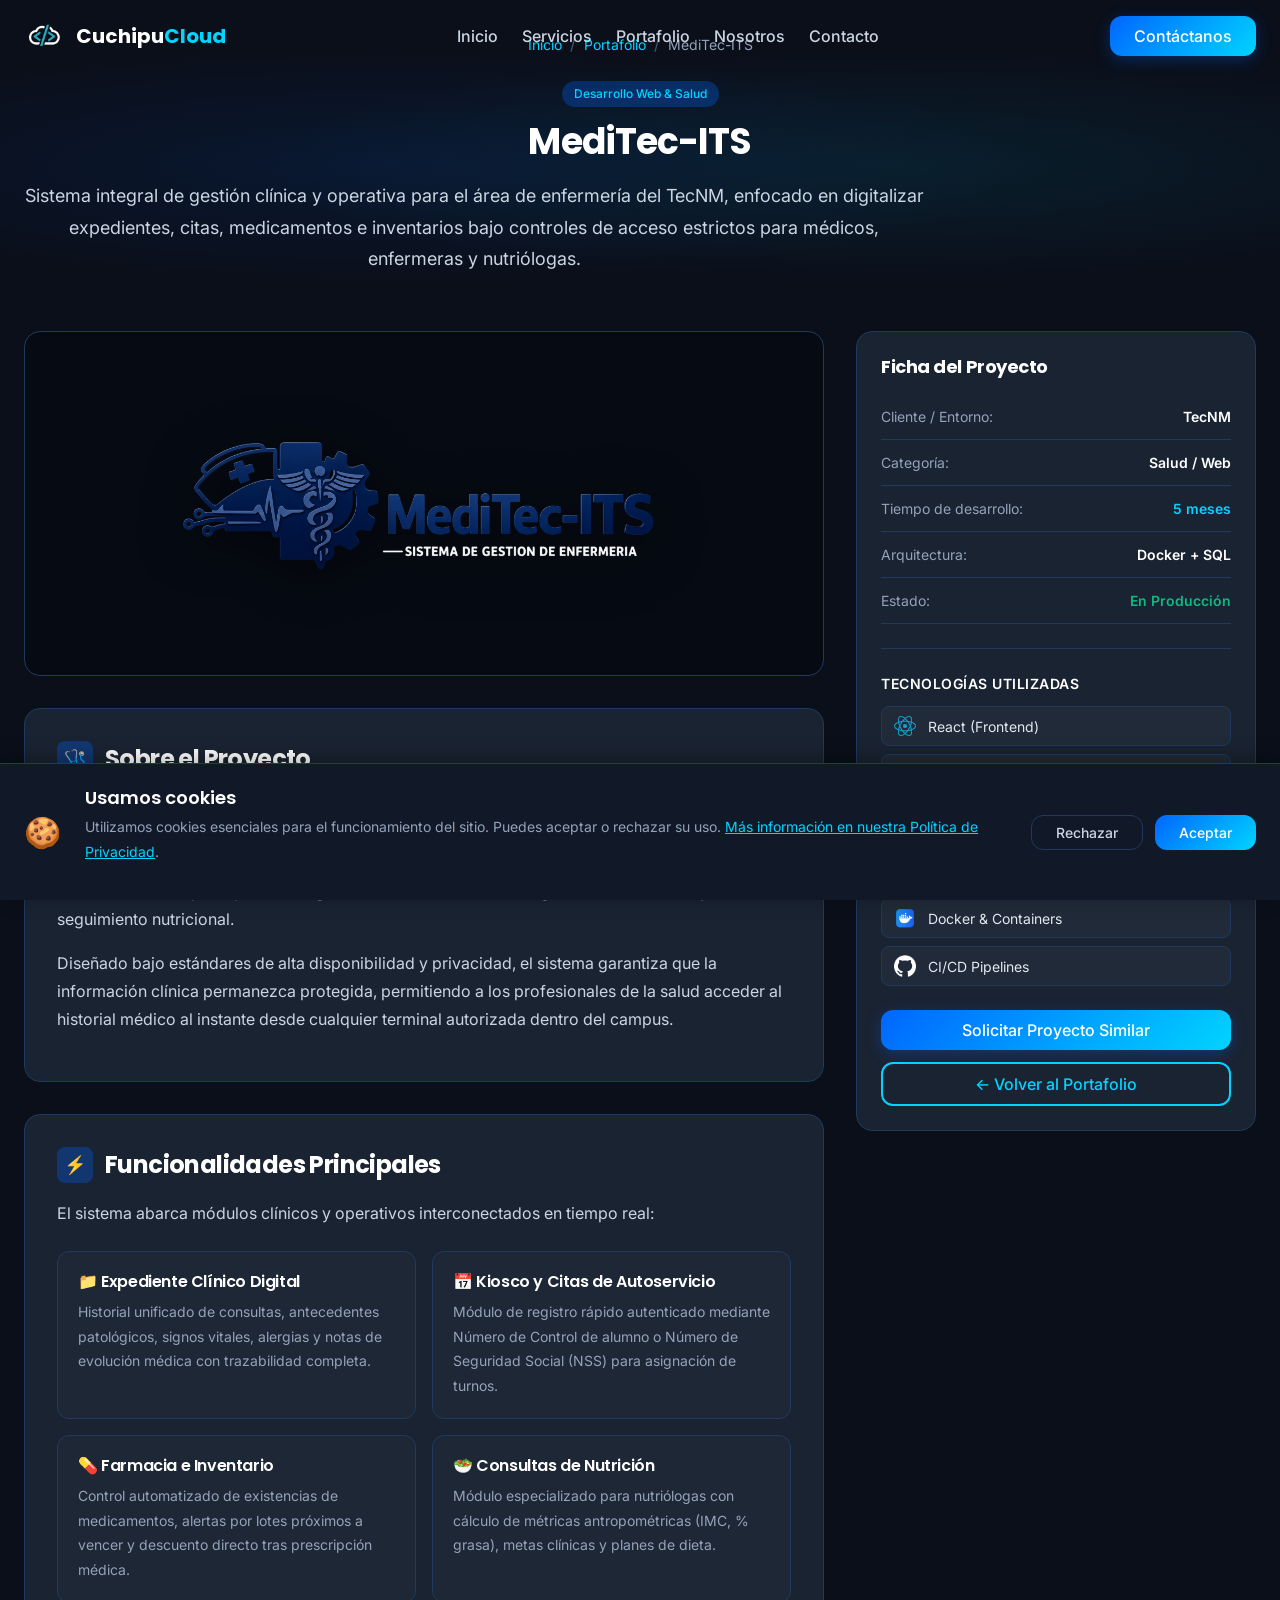
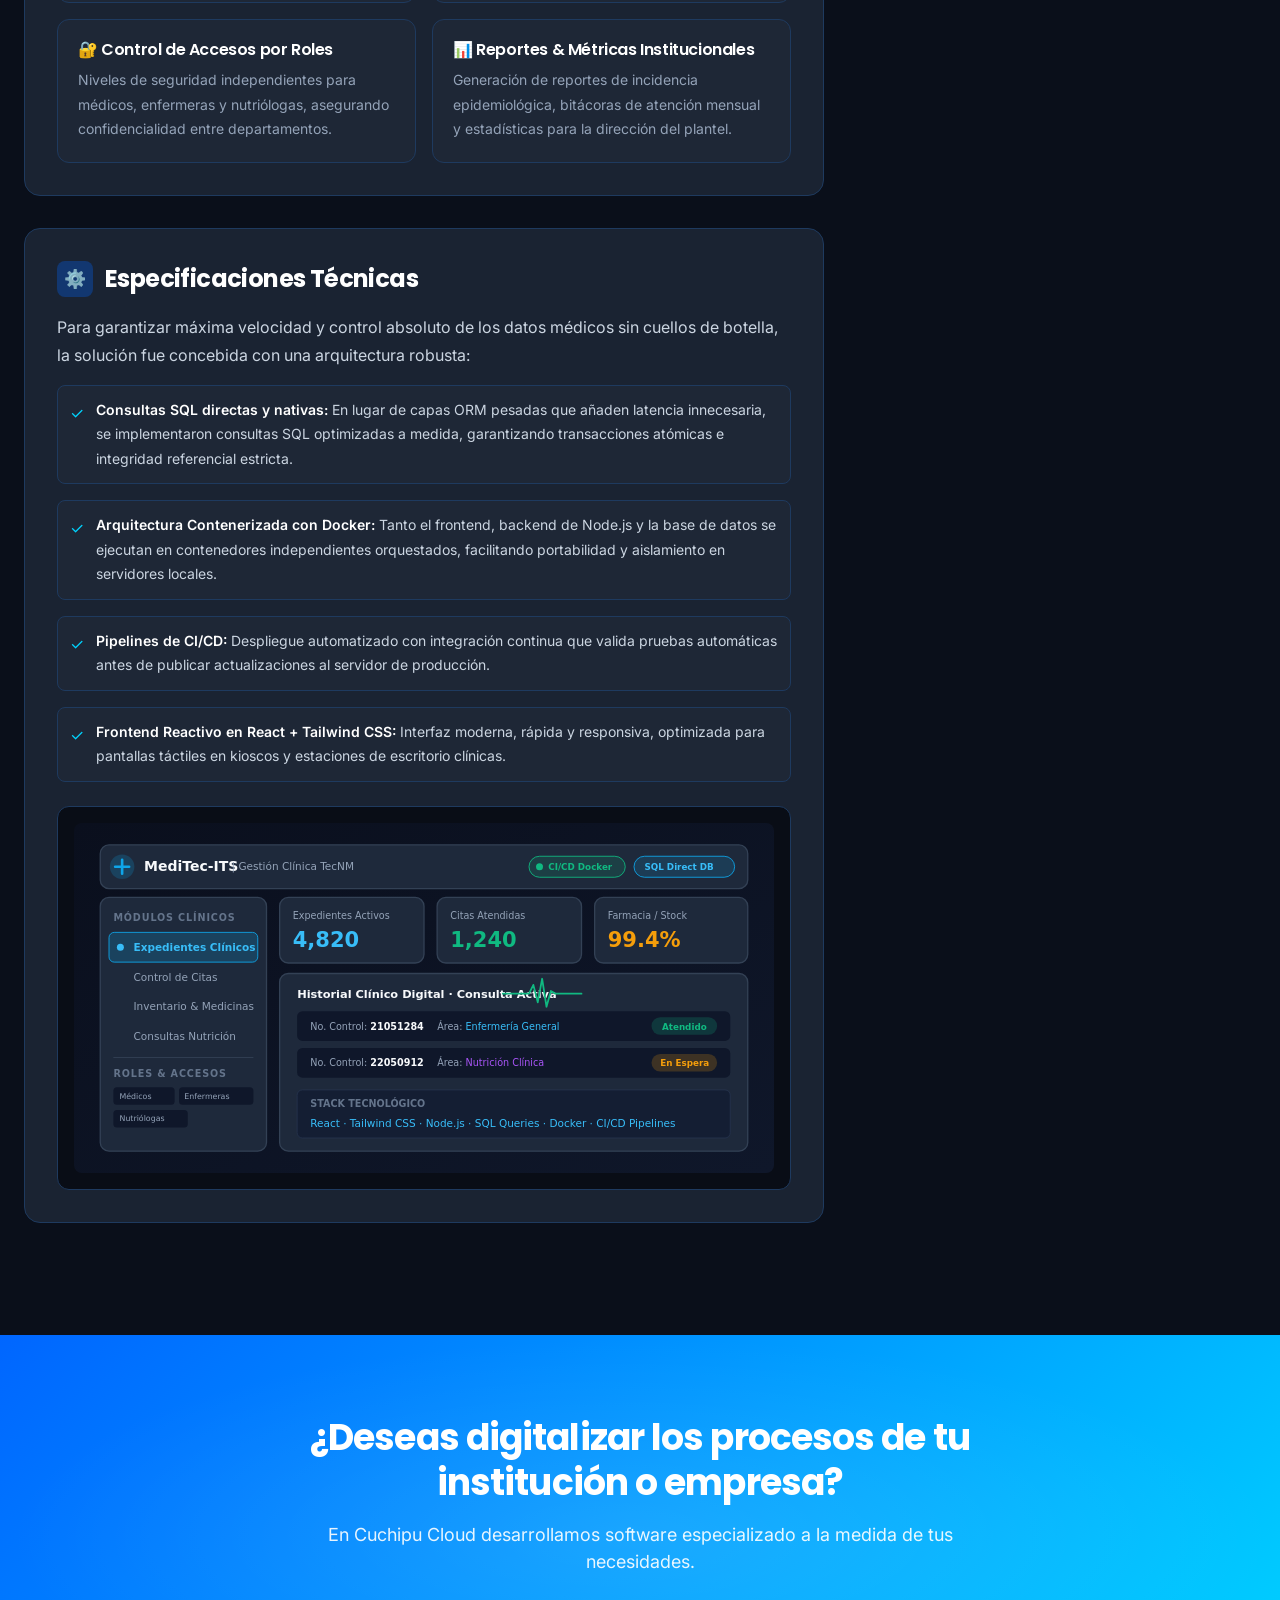
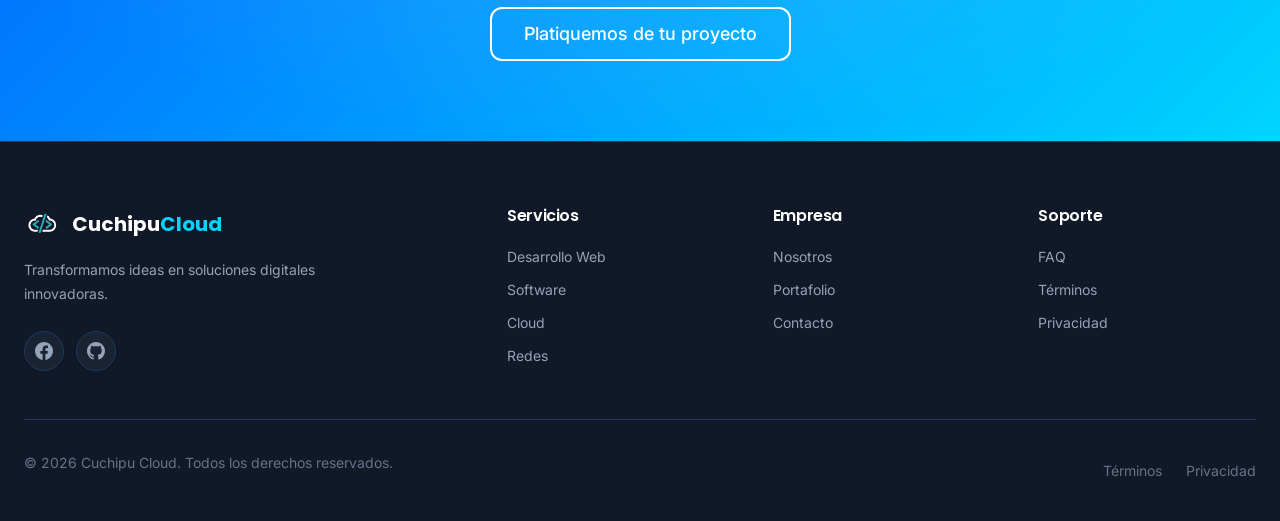
<file: proyecto-meditec.html>
<!DOCTYPE html>
<html lang="es">
<head>
    <meta charset="UTF-8">
    <meta name="viewport" content="width=device-width, initial-scale=1.0">
    <meta name="description" content="MediTec-ITS: Sistema integral de gestión clínica y operativa para el área de enfermería del TecNM desarrollado por Cuchipu Cloud.">
    <meta name="robots" content="index, follow">
    <title>MediTec-ITS - Sistema de Gestión Clínica | Cuchipu Cloud</title>
    
    <!-- Open Graph -->
    <meta property="og:type" content="article">
    <meta property="og:url" content="https://cuchipu.cloud/proyecto-meditec.html">
    <meta property="og:title" content="MediTec-ITS - Sistema de Gestión Clínica | Cuchipu Cloud">
    <meta property="og:description" content="Digitalización de expedientes médicos, citas y medicamentos con controles de acceso para TecNM.">
    <meta property="og:image" content="https://cuchipu.cloud/images/portfolio/MediTec-ITS.png">
    <meta property="og:site_name" content="Cuchipu Cloud">
    <meta property="og:locale" content="es_ES">
    
    <!-- Twitter Cards -->
    <meta name="twitter:card" content="summary_large_image">
    <meta name="twitter:site" content="@cuchipu_cloud">
    <meta name="twitter:title" content="MediTec-ITS - Cuchipu Cloud">
    <meta name="twitter:description" content="Sistema integral de gestión clínica y operativa para enfermería TecNM.">
    <meta name="twitter:image" content="https://cuchipu.cloud/images/portfolio/MediTec-ITS.png">
    
    <link rel="icon" type="image/png" href="images/CuchipuCloudIcon-Blanco.png">
    <link rel="preconnect" href="https://fonts.googleapis.com">
    <link rel="preconnect" href="https://fonts.gstatic.com" crossorigin>
    <link href="https://fonts.googleapis.com/css2?family=Inter:wght@300;400;500;600;700&family=Poppins:wght@400;500;600;700&display=swap" rel="stylesheet">
    <link rel="stylesheet" href="css/variables.css">
    <link rel="stylesheet" href="css/base.css">
    <link rel="stylesheet" href="css/components.css">
    <link rel="stylesheet" href="css/layout.css">
    <link rel="stylesheet" href="css/sections.css">
    <link rel="stylesheet" href="css/animations.css">
    <link rel="stylesheet" href="css/responsive.css">
    <link rel="stylesheet" href="css/cookies.css">
</head>
<body>
    <div id="header-placeholder"></div>

    <main>
        <!-- Header & Breadcrumb -->
        <section class="page-header project-detail-hero">
            <div class="container">
                <nav class="breadcrumb">
                    <span class="breadcrumb-item"><a href="index.html">Inicio</a></span>
                    <span class="breadcrumb-separator">/</span>
                    <span class="breadcrumb-item"><a href="portafolio.html">Portafolio</a></span>
                    <span class="breadcrumb-separator">/</span>
                    <span class="breadcrumb-item">MediTec-ITS</span>
                </nav>
                <div class="project-detail-header" data-animate="fade-up">
                    <span class="badge project-detail-badge">Desarrollo Web &amp; Salud</span>
                    <h1 class="project-detail-title">MediTec-ITS</h1>
                    <p class="project-detail-lead">
                        Sistema integral de gestión clínica y operativa para el área de enfermería del TecNM, enfocado en digitalizar expedientes, citas, medicamentos e inventarios bajo controles de acceso estrictos para médicos, enfermeras y nutriólogas.
                    </p>
                </div>
            </div>
        </section>

        <!-- Project Content Grid -->
        <section class="section" style="padding-top: 0;">
            <div class="container">
                <div class="project-detail-grid">
                    
                    <!-- Main Column -->
                    <div class="project-main-content">
                        
                        <!-- Logo Showcase -->
                        <div class="project-showcase-box" data-animate="fade-up">
                            <img src="images/portfolio/MediTec-ITS.png" alt="Logotipo oficial MediTec-ITS" loading="lazy">
                        </div>

                        <!-- Overview -->
                        <div class="project-block" data-animate="fade-up">
                            <h2 class="project-block-title">
                                <span class="project-block-title-icon">🩺</span>
                                Sobre el Proyecto
                            </h2>
                            <p class="project-block-p">
                                MediTec-ITS surge ante la necesidad de modernizar y sustituir los procesos manuales en papel dentro del departamento de enfermería y servicios médicos escolares. La plataforma centraliza el ciclo de atención de estudiantes y personal docente, permitiendo un registro fidedigno, seguro e inmediato desde que el paciente ingresa a consulta hasta la entrega de medicamentos y seguimiento nutricional.
                            </p>
                            <p class="project-block-p">
                                Diseñado bajo estándares de alta disponibilidad y privacidad, el sistema garantiza que la información clínica permanezca protegida, permitiendo a los profesionales de la salud acceder al historial médico al instante desde cualquier terminal autorizada dentro del campus.
                            </p>
                        </div>

                        <!-- Funcionalidades -->
                        <div class="project-block" data-animate="fade-up">
                            <h2 class="project-block-title">
                                <span class="project-block-title-icon">⚡</span>
                                Funcionalidades Principales
                            </h2>
                            <p class="project-block-p">
                                El sistema abarca módulos clínicos y operativos interconectados en tiempo real:
                            </p>
                            <div class="features-cards-grid">
                                <div class="feature-item-card">
                                    <h4>📁 Expediente Clínico Digital</h4>
                                    <p>Historial unificado de consultas, antecedentes patológicos, signos vitales, alergias y notas de evolución médica con trazabilidad completa.</p>
                                </div>
                                <div class="feature-item-card">
                                    <h4>📅 Kiosco y Citas de Autoservicio</h4>
                                    <p>Módulo de registro rápido autenticado mediante Número de Control de alumno o Número de Seguridad Social (NSS) para asignación de turnos.</p>
                                </div>
                                <div class="feature-item-card">
                                    <h4>💊 Farmacia e Inventario</h4>
                                    <p>Control automatizado de existencias de medicamentos, alertas por lotes próximos a vencer y descuento directo tras prescripción médica.</p>
                                </div>
                                <div class="feature-item-card">
                                    <h4>🥗 Consultas de Nutrición</h4>
                                    <p>Módulo especializado para nutriólogas con cálculo de métricas antropométricas (IMC, % grasa), metas clínicas y planes de dieta.</p>
                                </div>
                                <div class="feature-item-card">
                                    <h4>🔐 Control de Accesos por Roles</h4>
                                    <p>Niveles de seguridad independientes para médicos, enfermeras y nutriólogas, asegurando confidencialidad entre departamentos.</p>
                                </div>
                                <div class="feature-item-card">
                                    <h4>📊 Reportes &amp; Métricas Institucionales</h4>
                                    <p>Generación de reportes de incidencia epidemiológica, bitácoras de atención mensual y estadísticas para la dirección del plantel.</p>
                                </div>
                            </div>
                        </div>

                        <!-- Especificaciones Técnicas y Diagrama -->
                        <div class="project-block" data-animate="fade-up">
                            <h2 class="project-block-title">
                                <span class="project-block-title-icon">⚙️</span>
                                Especificaciones Técnicas
                            </h2>
                            <p class="project-block-p">
                                Para garantizar máxima velocidad y control absoluto de los datos médicos sin cuellos de botella, la solución fue concebida con una arquitectura robusta:
                            </p>
                            <ul class="specs-checklist">
                                <li class="specs-checklist-item">
                                    <span class="specs-check-icon">✓</span>
                                    <div><strong>Consultas SQL directas y nativas:</strong> En lugar de capas ORM pesadas que añaden latencia innecesaria, se implementaron consultas SQL optimizadas a medida, garantizando transacciones atómicas e integridad referencial estricta.</div>
                                </li>
                                <li class="specs-checklist-item">
                                    <span class="specs-check-icon">✓</span>
                                    <div><strong>Arquitectura Contenerizada con Docker:</strong> Tanto el frontend, backend de Node.js y la base de datos se ejecutan en contenedores independientes orquestados, facilitando portabilidad y aislamiento en servidores locales.</div>
                                </li>
                                <li class="specs-checklist-item">
                                    <span class="specs-check-icon">✓</span>
                                    <div><strong>Pipelines de CI/CD:</strong> Despliegue automatizado con integración continua que valida pruebas automáticas antes de publicar actualizaciones al servidor de producción.</div>
                                </li>
                                <li class="specs-checklist-item">
                                    <span class="specs-check-icon">✓</span>
                                    <div><strong>Frontend Reactivo en React + Tailwind CSS:</strong> Interfaz moderna, rápida y responsiva, optimizada para pantallas táctiles en kioscos y estaciones de escritorio clínicas.</div>
                                </li>
                            </ul>

                            <div class="project-diagram-box">
                                <img src="images/portfolio/meditec.svg" alt="Diagrama de Arquitectura y Módulos MediTec-ITS" loading="lazy">
                            </div>
                        </div>

                    </div>

                    <!-- Sidebar Column -->
                    <aside class="project-sidebar">
                        <div class="project-sidebar-box" data-animate="fade-up">
                            <h3 style="font-size: var(--text-lg); font-weight: var(--font-bold); color: var(--white); margin-bottom: var(--space-4);">
                                Ficha del Proyecto
                            </h3>

                            <div class="sidebar-data-row">
                                <span class="sidebar-data-label">Cliente / Entorno:</span>
                                <span class="sidebar-data-val">TecNM</span>
                            </div>
                            <div class="sidebar-data-row">
                                <span class="sidebar-data-label">Categoría:</span>
                                <span class="sidebar-data-val">Salud / Web</span>
                            </div>
                            <div class="sidebar-data-row">
                                <span class="sidebar-data-label">Tiempo de desarrollo:</span>
                                <span class="sidebar-data-val" style="color: var(--accent);">5 meses</span>
                            </div>
                            <div class="sidebar-data-row">
                                <span class="sidebar-data-label">Arquitectura:</span>
                                <span class="sidebar-data-val">Docker + SQL</span>
                            </div>
                            <div class="sidebar-data-row">
                                <span class="sidebar-data-label">Estado:</span>
                                <span class="sidebar-data-val" style="color: var(--success, #10b981);">En Producción</span>
                            </div>

                            <!-- Tecnologías -->
                            <div class="sidebar-tech-section">
                                <div class="sidebar-tech-title">Tecnologías Utilizadas</div>
                                <div class="sidebar-tech-list">
                                    <div class="sidebar-tech-item">
                                        <img src="images/tech/react.png" alt="React">
                                        <span>React (Frontend)</span>
                                    </div>
                                    <div class="sidebar-tech-item">
                                        <img src="images/tech/tailwind.png" alt="Tailwind CSS">
                                        <span>Tailwind CSS</span>
                                    </div>
                                    <div class="sidebar-tech-item">
                                        <img src="images/tech/nodejs.png" alt="Node.js">
                                        <span>Node.js (API REST)</span>
                                    </div>
                                    <div class="sidebar-tech-item">
                                        <img src="images/tech/sql.svg" alt="SQL">
                                        <span>SQL Directo (Relacional)</span>
                                    </div>
                                    <div class="sidebar-tech-item">
                                        <img src="images/tech/docker.png" alt="Docker">
                                        <span>Docker &amp; Containers</span>
                                    </div>
                                    <div class="sidebar-tech-item">
                                        <img src="images/tech/github.png" alt="GitHub CI/CD">
                                        <span>CI/CD Pipelines</span>
                                    </div>
                                </div>
                            </div>

                            <div class="sidebar-actions">
                                <a href="contacto.html" class="btn btn-primary" style="width: 100%; text-align: center;">Solicitar Proyecto Similar</a>
                                <a href="portafolio.html" class="btn btn-outline" style="width: 100%; text-align: center;">← Volver al Portafolio</a>
                            </div>
                        </div>
                    </aside>

                </div>
            </div>
        </section>

        <!-- CTA Section -->
        <section class="cta-section">
            <div class="container">
                <div class="cta-content">
                    <h2 class="cta-title">¿Deseas digitalizar los procesos de tu institución o empresa?</h2>
                    <p class="cta-description">En Cuchipu Cloud desarrollamos software especializado a la medida de tus necesidades.</p>
                    <div class="cta-actions">
                        <a href="contacto.html" class="btn btn-secondary btn-lg">Platiquemos de tu proyecto</a>
                    </div>
                </div>
            </div>
        </section>
    </main>

    <div id="footer-placeholder"></div>

    <script src="js/components.js"></script>
    <script src="js/navigation.js"></script>
    <script src="js/animations.js"></script>
    <script src="js/main.js"></script>
    <script src="js/cookies.js"></script>
</body>
</html>
</file>
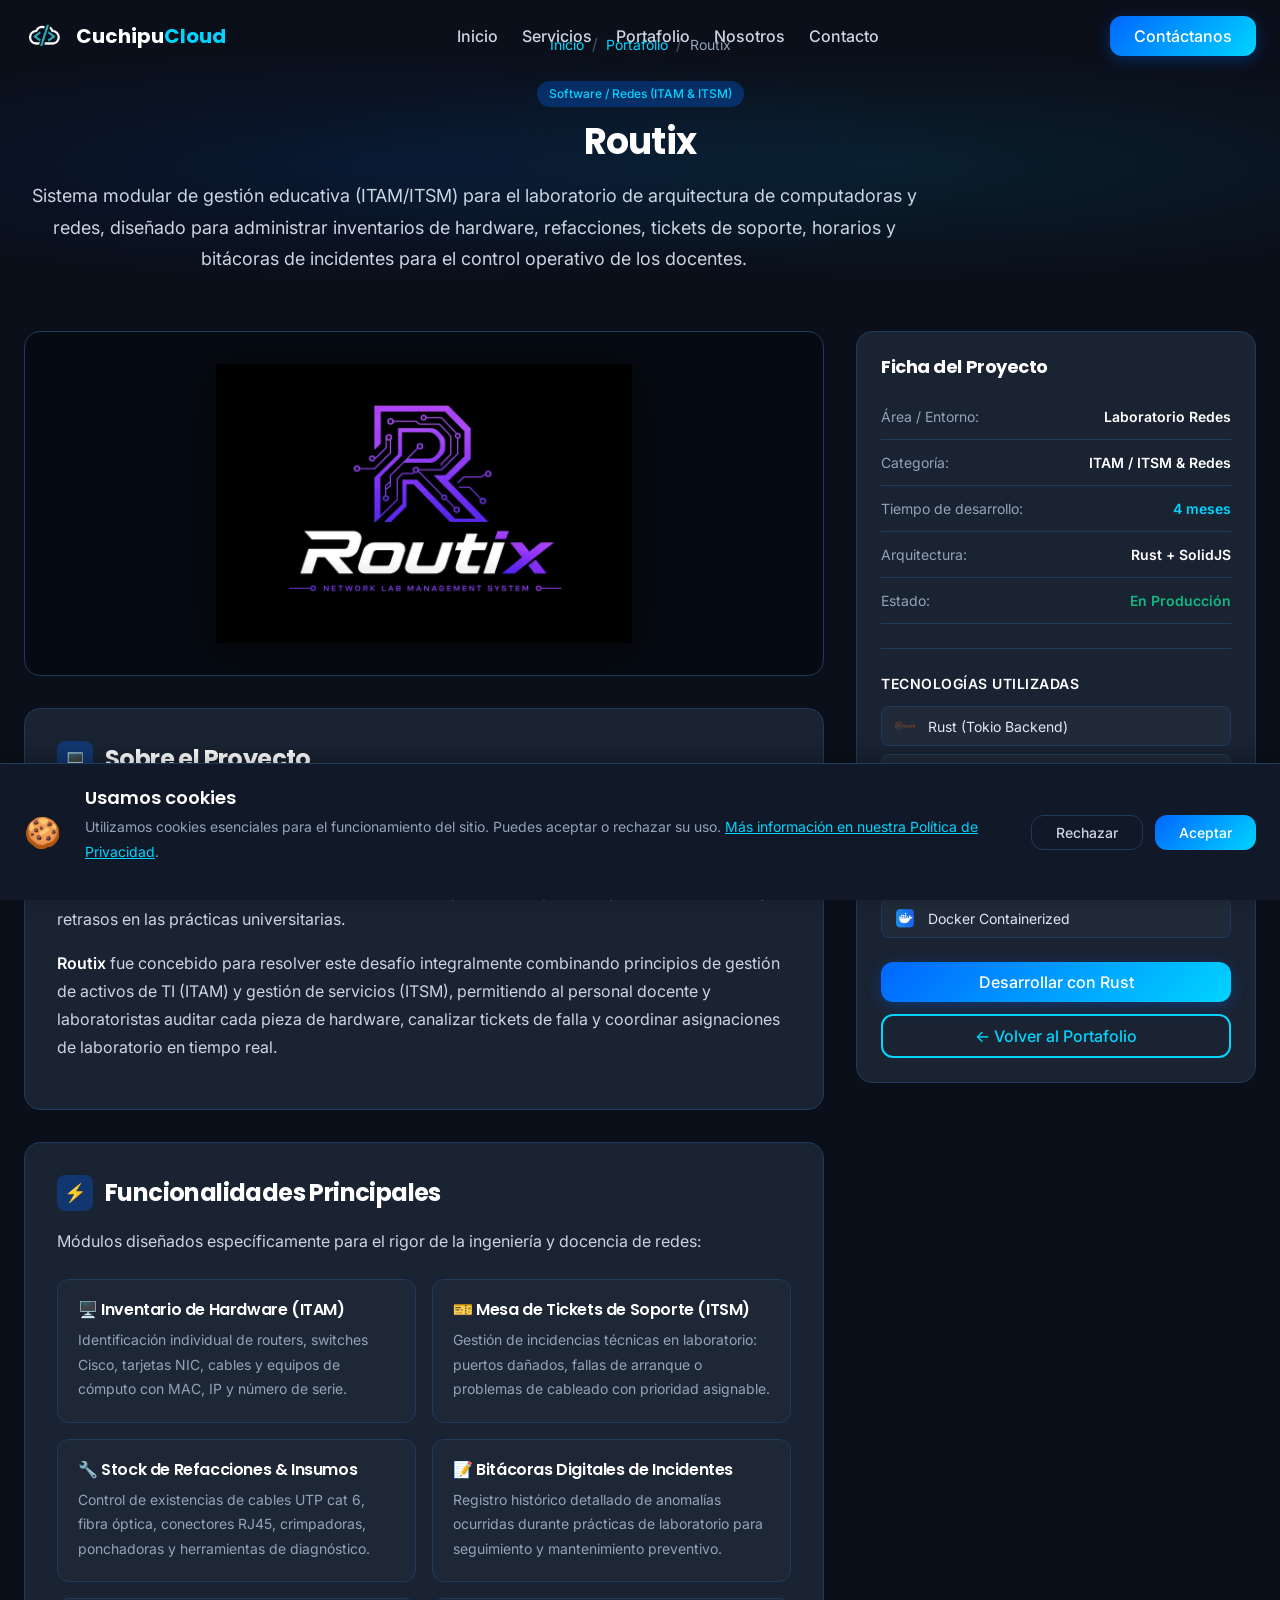
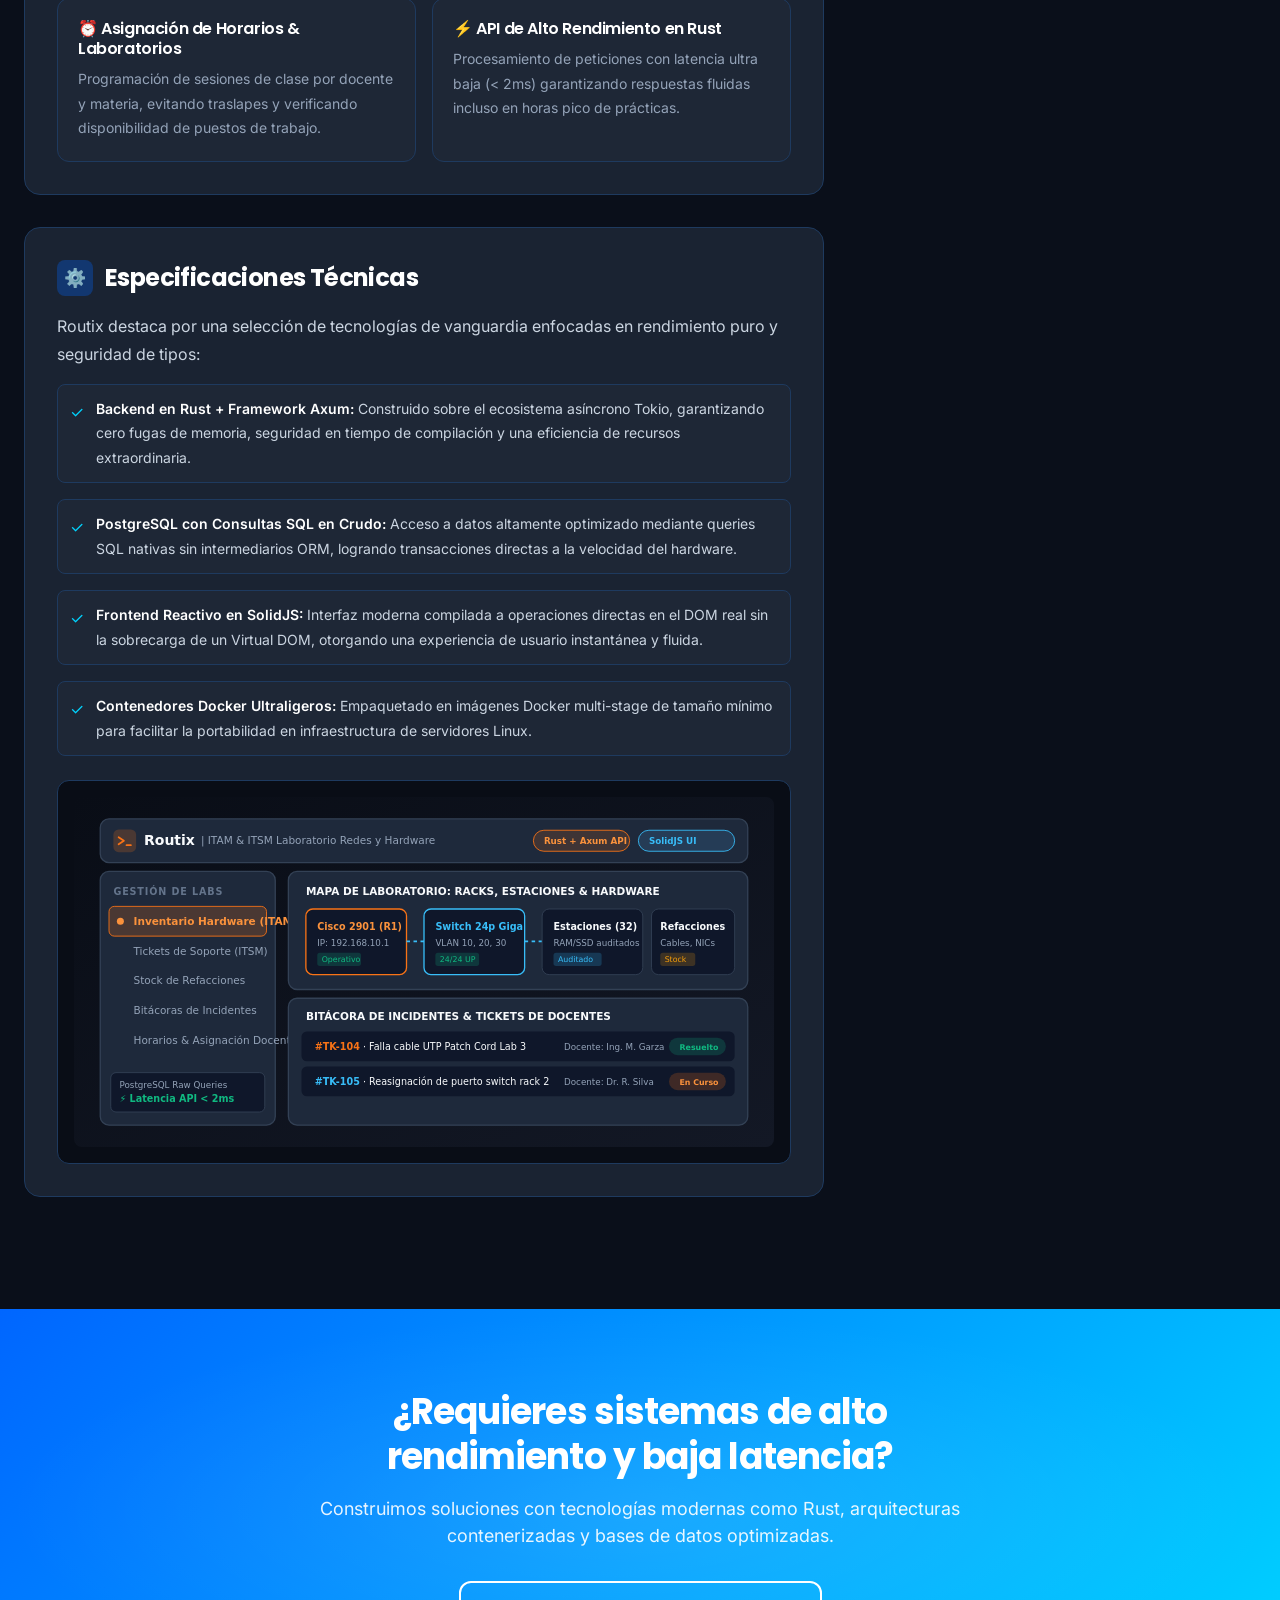
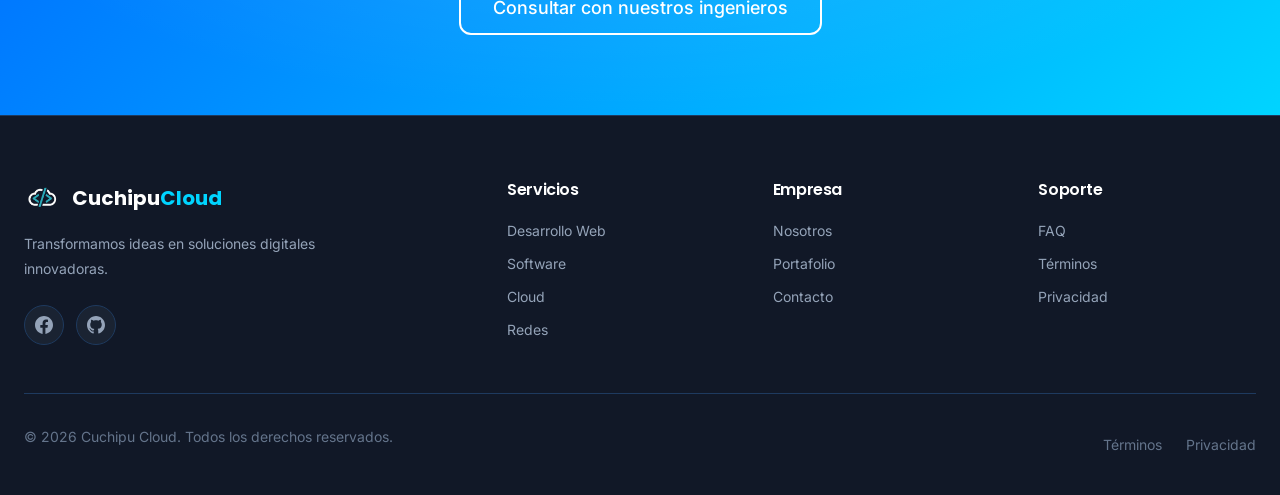
<file: proyecto-routix.html>
<!DOCTYPE html>
<html lang="es">
<head>
    <meta charset="UTF-8">
    <meta name="viewport" content="width=device-width, initial-scale=1.0">
    <meta name="description" content="Routix: Network Lab Management System (ITAM & ITSM) para laboratorios de redes y computadoras desarrollado por Cuchipu Cloud con Rust y SolidJS.">
    <meta name="robots" content="index, follow">
    <title>Routix - Network Lab Management System | Cuchipu Cloud</title>
    
    <!-- Open Graph -->
    <meta property="og:type" content="article">
    <meta property="og:url" content="https://cuchipu.cloud/proyecto-routix.html">
    <meta property="og:title" content="Routix - Network Lab Management System | Cuchipu Cloud">
    <meta property="og:description" content="Sistema modular de gestión educativa (ITAM/ITSM) con Rust, Axum, PostgreSQL y SolidJS.">
    <meta property="og:image" content="https://cuchipu.cloud/images/portfolio/routix.jpg">
    <meta property="og:site_name" content="Cuchipu Cloud">
    <meta property="og:locale" content="es_ES">
    
    <!-- Twitter Cards -->
    <meta name="twitter:card" content="summary_large_image">
    <meta name="twitter:site" content="@cuchipu_cloud">
    <meta name="twitter:title" content="Routix - Cuchipu Cloud">
    <meta name="twitter:description" content="ITAM/ITSM para laboratorios de redes y computadoras.">
    <meta name="twitter:image" content="https://cuchipu.cloud/images/portfolio/routix.jpg">
    
    <link rel="icon" type="image/png" href="images/CuchipuCloudIcon-Blanco.png">
    <link rel="preconnect" href="https://fonts.googleapis.com">
    <link rel="preconnect" href="https://fonts.gstatic.com" crossorigin>
    <link href="https://fonts.googleapis.com/css2?family=Inter:wght@300;400;500;600;700&family=Poppins:wght@400;500;600;700&display=swap" rel="stylesheet">
    <link rel="stylesheet" href="css/variables.css">
    <link rel="stylesheet" href="css/base.css">
    <link rel="stylesheet" href="css/components.css">
    <link rel="stylesheet" href="css/layout.css">
    <link rel="stylesheet" href="css/sections.css">
    <link rel="stylesheet" href="css/animations.css">
    <link rel="stylesheet" href="css/responsive.css">
    <link rel="stylesheet" href="css/cookies.css">
</head>
<body>
    <div id="header-placeholder"></div>

    <main>
        <!-- Header & Breadcrumb -->
        <section class="page-header project-detail-hero">
            <div class="container">
                <nav class="breadcrumb">
                    <span class="breadcrumb-item"><a href="index.html">Inicio</a></span>
                    <span class="breadcrumb-separator">/</span>
                    <span class="breadcrumb-item"><a href="portafolio.html">Portafolio</a></span>
                    <span class="breadcrumb-separator">/</span>
                    <span class="breadcrumb-item">Routix</span>
                </nav>
                <div class="project-detail-header" data-animate="fade-up">
                    <span class="badge project-detail-badge">Software / Redes (ITAM &amp; ITSM)</span>
                    <h1 class="project-detail-title">Routix</h1>
                    <p class="project-detail-lead">
                        Sistema modular de gestión educativa (ITAM/ITSM) para el laboratorio de arquitectura de computadoras y redes, diseñado para administrar inventarios de hardware, refacciones, tickets de soporte, horarios y bitácoras de incidentes para el control operativo de los docentes.
                    </p>
                </div>
            </div>
        </section>

        <!-- Project Content Grid -->
        <section class="section" style="padding-top: 0;">
            <div class="container">
                <div class="project-detail-grid">
                    
                    <!-- Main Column -->
                    <div class="project-main-content">
                        
                        <!-- Logo Showcase -->
                        <div class="project-showcase-box" data-animate="fade-up">
                            <img src="images/portfolio/routix.jpg" alt="Logotipo oficial Routix" loading="lazy">
                        </div>

                        <!-- Overview -->
                        <div class="project-block" data-animate="fade-up">
                            <h2 class="project-block-title">
                                <span class="project-block-title-icon">💻</span>
                                Sobre el Proyecto
                            </h2>
                            <p class="project-block-p">
                                Los laboratorios académicos de redes y arquitectura de computadoras operan bajo un flujo constante de manipulación de hardware: routers de grado industrial, conmutadores (switches), racks de parcheo, interfaces seriales y decenas de estaciones de trabajo sometidas a pruebas intensivas. La ausencia de un control de inventario especializado provoca pérdida de insumos y retrasos en las prácticas universitarias.
                            </p>
                            <p class="project-block-p">
                                <strong>Routix</strong> fue concebido para resolver este desafío integralmente combinando principios de gestión de activos de TI (ITAM) y gestión de servicios (ITSM), permitiendo al personal docente y laboratoristas auditar cada pieza de hardware, canalizar tickets de falla y coordinar asignaciones de laboratorio en tiempo real.
                            </p>
                        </div>

                        <!-- Funcionalidades -->
                        <div class="project-block" data-animate="fade-up">
                            <h2 class="project-block-title">
                                <span class="project-block-title-icon">⚡</span>
                                Funcionalidades Principales
                            </h2>
                            <p class="project-block-p">
                                Módulos diseñados específicamente para el rigor de la ingeniería y docencia de redes:
                            </p>
                            <div class="features-cards-grid">
                                <div class="feature-item-card">
                                    <h4>🖥️ Inventario de Hardware (ITAM)</h4>
                                    <p>Identificación individual de routers, switches Cisco, tarjetas NIC, cables y equipos de cómputo con MAC, IP y número de serie.</p>
                                </div>
                                <div class="feature-item-card">
                                    <h4>🎫 Mesa de Tickets de Soporte (ITSM)</h4>
                                    <p>Gestión de incidencias técnicas en laboratorio: puertos dañados, fallas de arranque o problemas de cableado con prioridad asignable.</p>
                                </div>
                                <div class="feature-item-card">
                                    <h4>🔧 Stock de Refacciones &amp; Insumos</h4>
                                    <p>Control de existencias de cables UTP cat 6, fibra óptica, conectores RJ45, crimpadoras, ponchadoras y herramientas de diagnóstico.</p>
                                </div>
                                <div class="feature-item-card">
                                    <h4>📝 Bitácoras Digitales de Incidentes</h4>
                                    <p>Registro histórico detallado de anomalías ocurridas durante prácticas de laboratorio para seguimiento y mantenimiento preventivo.</p>
                                </div>
                                <div class="feature-item-card">
                                    <h4>⏰ Asignación de Horarios &amp; Laboratorios</h4>
                                    <p>Programación de sesiones de clase por docente y materia, evitando traslapes y verificando disponibilidad de puestos de trabajo.</p>
                                </div>
                                <div class="feature-item-card">
                                    <h4>⚡ API de Alto Rendimiento en Rust</h4>
                                    <p>Procesamiento de peticiones con latencia ultra baja (&lt; 2ms) garantizando respuestas fluidas incluso en horas pico de prácticas.</p>
                                </div>
                            </div>
                        </div>

                        <!-- Especificaciones Técnicas y Diagrama -->
                        <div class="project-block" data-animate="fade-up">
                            <h2 class="project-block-title">
                                <span class="project-block-title-icon">⚙️</span>
                                Especificaciones Técnicas
                            </h2>
                            <p class="project-block-p">
                                Routix destaca por una selección de tecnologías de vanguardia enfocadas en rendimiento puro y seguridad de tipos:
                            </p>
                            <ul class="specs-checklist">
                                <li class="specs-checklist-item">
                                    <span class="specs-check-icon">✓</span>
                                    <div><strong>Backend en Rust + Framework Axum:</strong> Construido sobre el ecosistema asíncrono Tokio, garantizando cero fugas de memoria, seguridad en tiempo de compilación y una eficiencia de recursos extraordinaria.</div>
                                </li>
                                <li class="specs-checklist-item">
                                    <span class="specs-check-icon">✓</span>
                                    <div><strong>PostgreSQL con Consultas SQL en Crudo:</strong> Acceso a datos altamente optimizado mediante queries SQL nativas sin intermediarios ORM, logrando transacciones directas a la velocidad del hardware.</div>
                                </li>
                                <li class="specs-checklist-item">
                                    <span class="specs-check-icon">✓</span>
                                    <div><strong>Frontend Reactivo en SolidJS:</strong> Interfaz moderna compilada a operaciones directas en el DOM real sin la sobrecarga de un Virtual DOM, otorgando una experiencia de usuario instantánea y fluida.</div>
                                </li>
                                <li class="specs-checklist-item">
                                    <span class="specs-check-icon">✓</span>
                                    <div><strong>Contenedores Docker Ultraligeros:</strong> Empaquetado en imágenes Docker multi-stage de tamaño mínimo para facilitar la portabilidad en infraestructura de servidores Linux.</div>
                                </li>
                            </ul>

                            <div class="project-diagram-box">
                                <img src="images/portfolio/routix.svg" alt="Arquitectura y Topología Routix" loading="lazy">
                            </div>
                        </div>

                    </div>

                    <!-- Sidebar Column -->
                    <aside class="project-sidebar">
                        <div class="project-sidebar-box" data-animate="fade-up">
                            <h3 style="font-size: var(--text-lg); font-weight: var(--font-bold); color: var(--white); margin-bottom: var(--space-4);">
                                Ficha del Proyecto
                            </h3>

                            <div class="sidebar-data-row">
                                <span class="sidebar-data-label">Área / Entorno:</span>
                                <span class="sidebar-data-val">Laboratorio Redes</span>
                            </div>
                            <div class="sidebar-data-row">
                                <span class="sidebar-data-label">Categoría:</span>
                                <span class="sidebar-data-val">ITAM / ITSM &amp; Redes</span>
                            </div>
                            <div class="sidebar-data-row">
                                <span class="sidebar-data-label">Tiempo de desarrollo:</span>
                                <span class="sidebar-data-val" style="color: var(--accent);">4 meses</span>
                            </div>
                            <div class="sidebar-data-row">
                                <span class="sidebar-data-label">Arquitectura:</span>
                                <span class="sidebar-data-val">Rust + SolidJS</span>
                            </div>
                            <div class="sidebar-data-row">
                                <span class="sidebar-data-label">Estado:</span>
                                <span class="sidebar-data-val" style="color: var(--success, #10b981);">En Producción</span>
                            </div>

                            <!-- Tecnologías -->
                            <div class="sidebar-tech-section">
                                <div class="sidebar-tech-title">Tecnologías Utilizadas</div>
                                <div class="sidebar-tech-list">
                                    <div class="sidebar-tech-item">
                                        <img src="images/tech/rust.png" alt="Rust">
                                        <span>Rust (Tokio Backend)</span>
                                    </div>
                                    <div class="sidebar-tech-item">
                                        <img src="images/tech/axum.svg" alt="Axum">
                                        <span>Axum Web Framework</span>
                                    </div>
                                    <div class="sidebar-tech-item">
                                        <img src="images/tech/postgresql.svg" alt="PostgreSQL">
                                        <span>PostgreSQL (Raw SQL)</span>
                                    </div>
                                    <div class="sidebar-tech-item">
                                        <img src="images/tech/solidjs.svg" alt="SolidJS">
                                        <span>SolidJS (UI Reactiva)</span>
                                    </div>
                                    <div class="sidebar-tech-item">
                                        <img src="images/tech/docker.png" alt="Docker">
                                        <span>Docker Containerized</span>
                                    </div>
                                </div>
                            </div>

                            <div class="sidebar-actions">
                                <a href="contacto.html" class="btn btn-primary" style="width: 100%; text-align: center;">Desarrollar con Rust</a>
                                <a href="portafolio.html" class="btn btn-outline" style="width: 100%; text-align: center;">← Volver al Portafolio</a>
                            </div>
                        </div>
                    </aside>

                </div>
            </div>
        </section>

        <!-- CTA Section -->
        <section class="cta-section">
            <div class="container">
                <div class="cta-content">
                    <h2 class="cta-title">¿Requieres sistemas de alto rendimiento y baja latencia?</h2>
                    <p class="cta-description">Construimos soluciones con tecnologías modernas como Rust, arquitecturas contenerizadas y bases de datos optimizadas.</p>
                    <div class="cta-actions">
                        <a href="contacto.html" class="btn btn-secondary btn-lg">Consultar con nuestros ingenieros</a>
                    </div>
                </div>
            </div>
        </section>
    </main>

    <div id="footer-placeholder"></div>

    <script src="js/components.js"></script>
    <script src="js/navigation.js"></script>
    <script src="js/animations.js"></script>
    <script src="js/main.js"></script>
    <script src="js/cookies.js"></script>
</body>
</html>
</file>
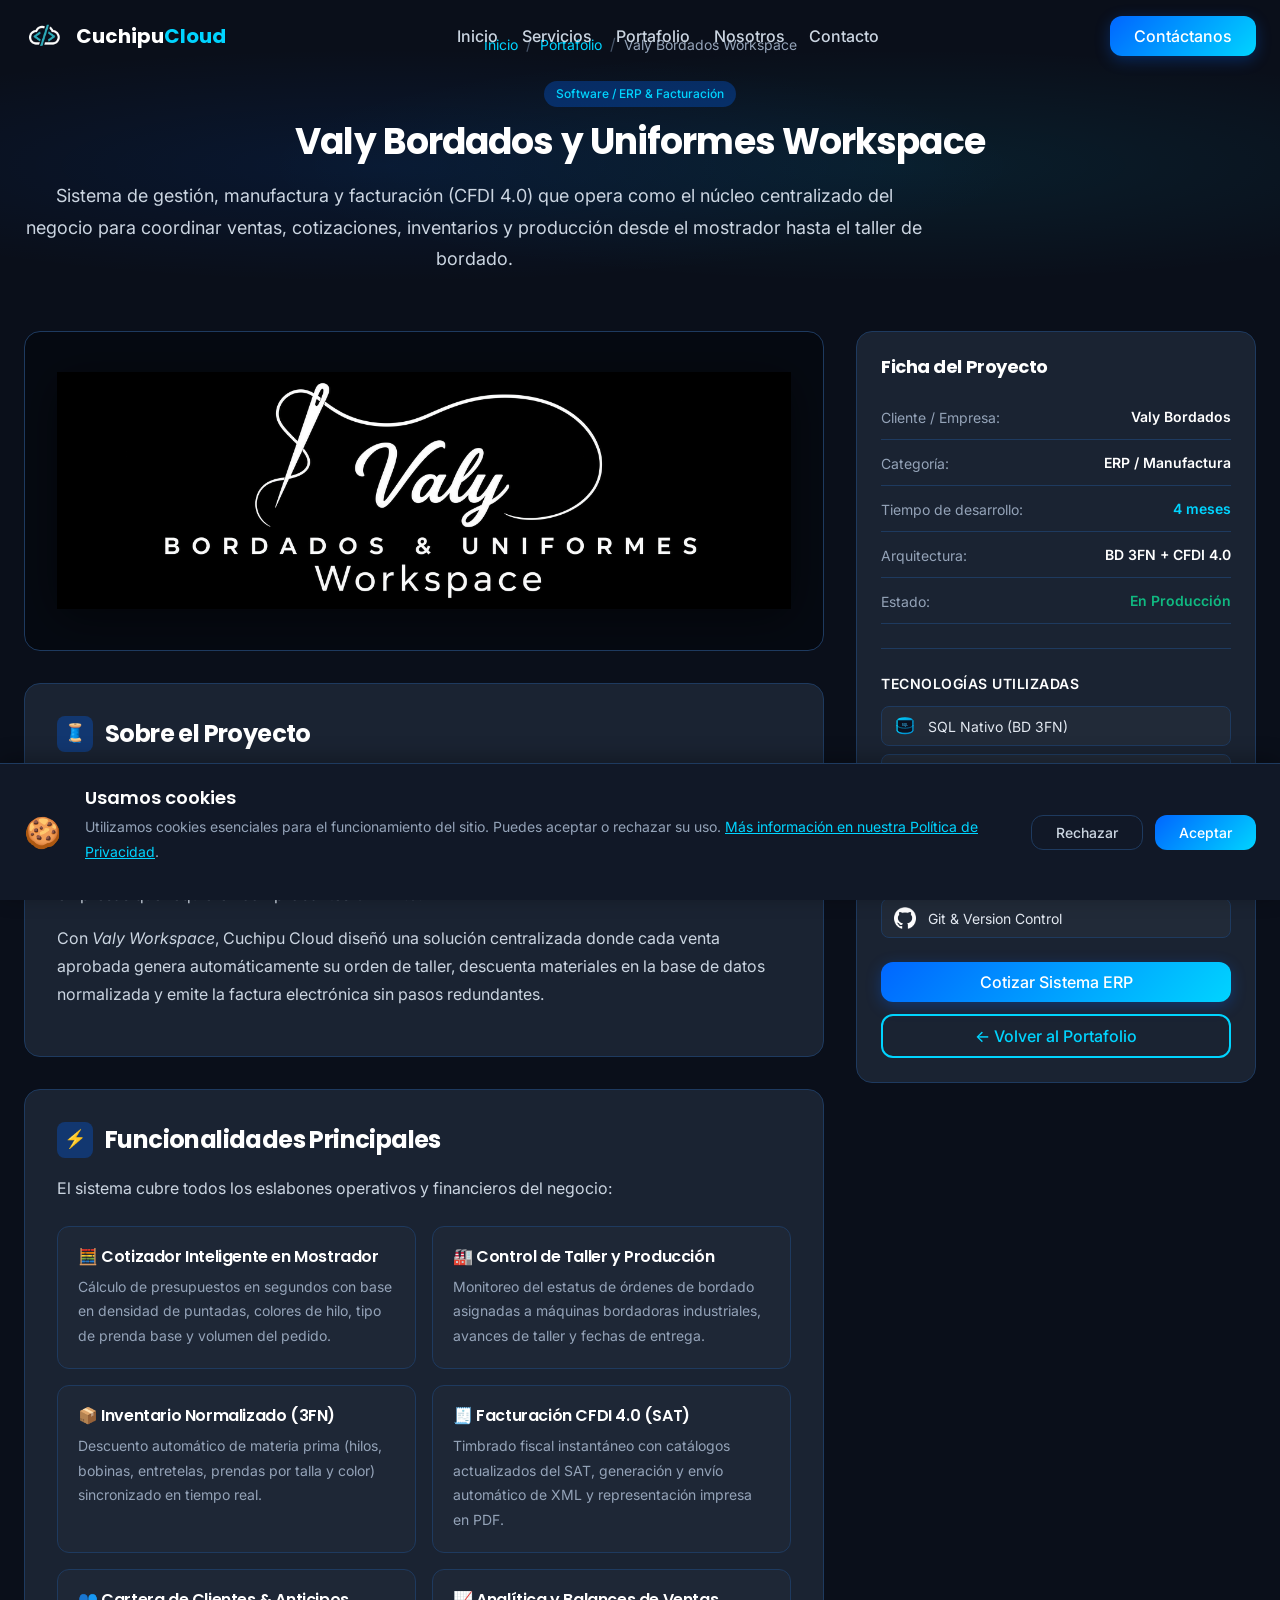
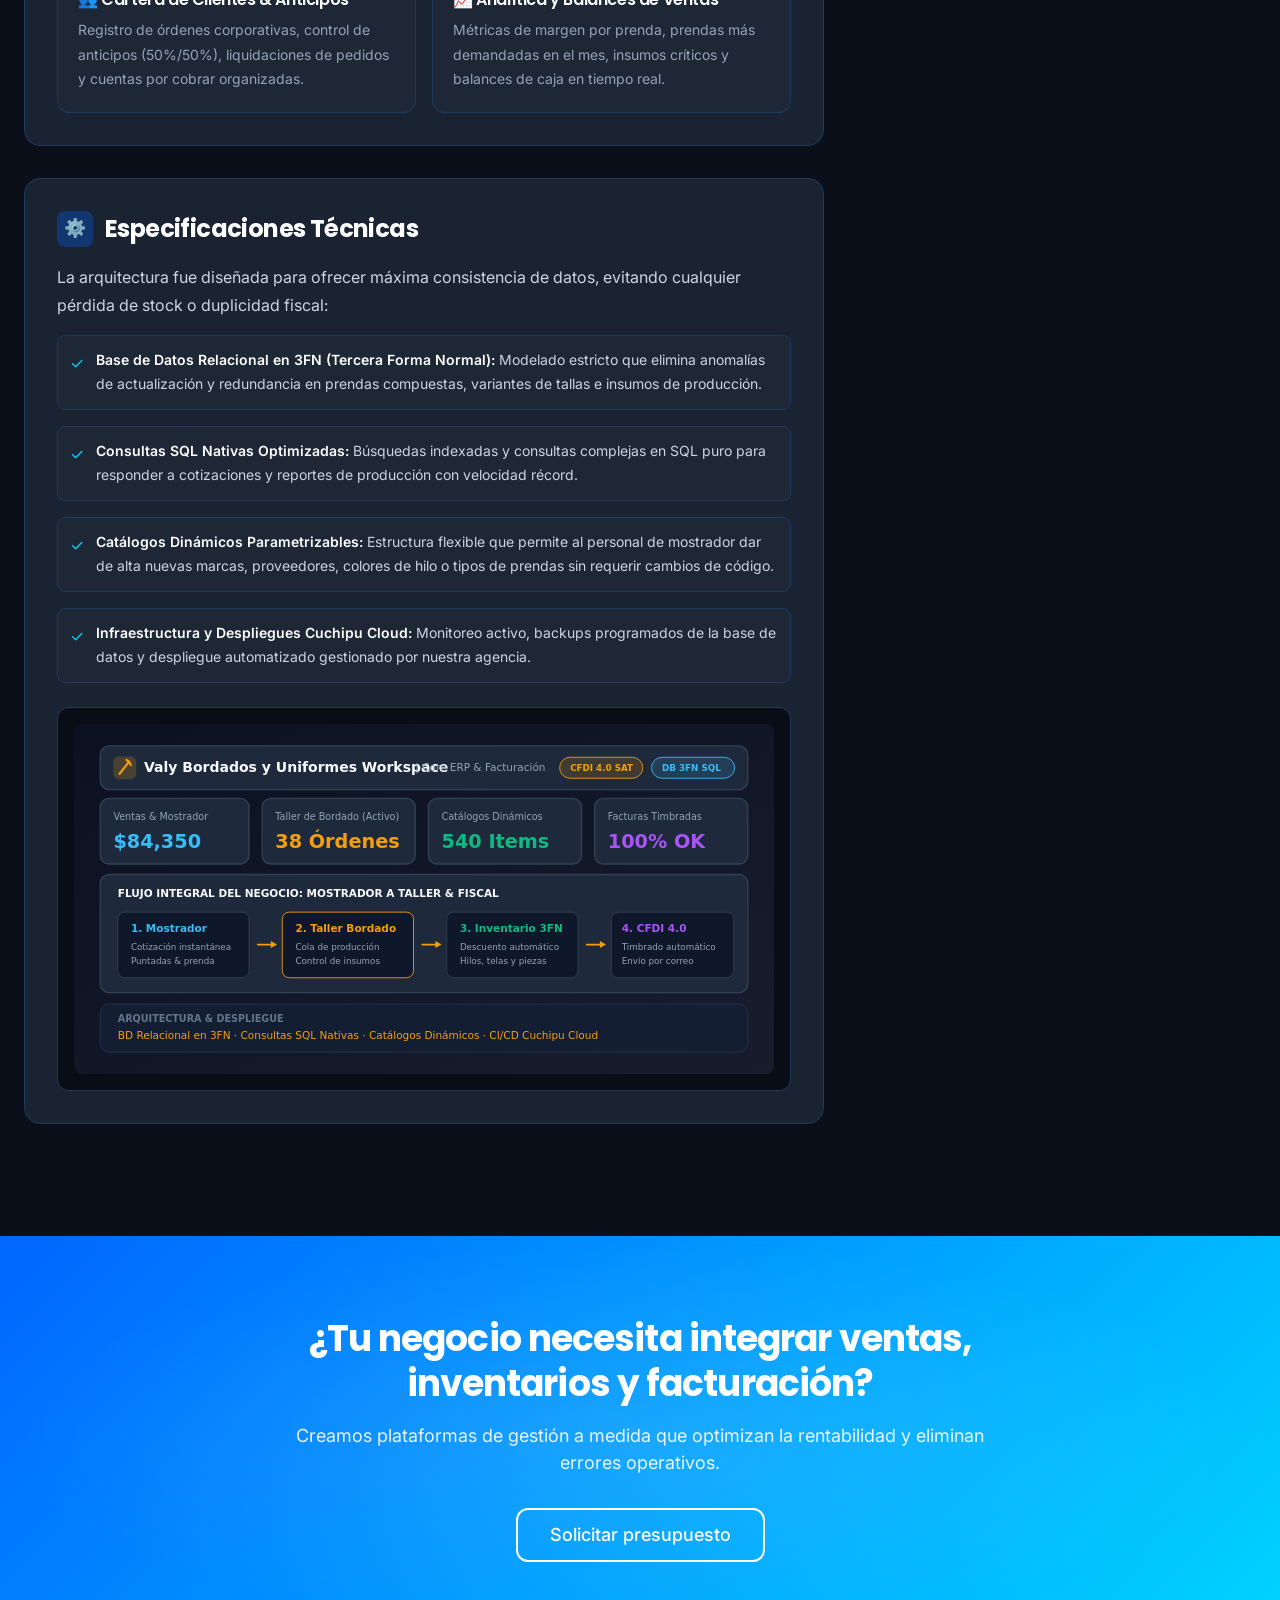
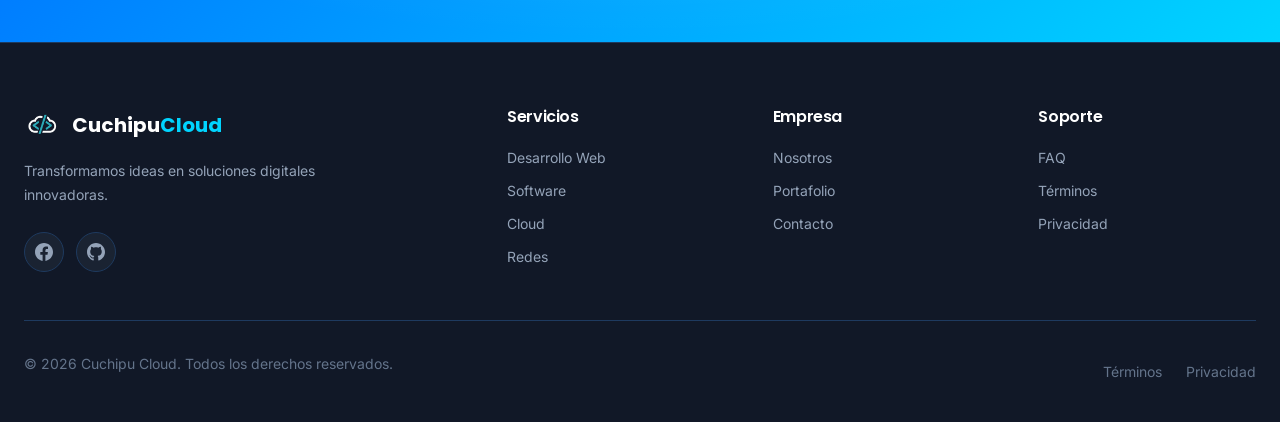
<file: proyecto-valy.html>
<!DOCTYPE html>
<html lang="es">
<head>
    <meta charset="UTF-8">
    <meta name="viewport" content="width=device-width, initial-scale=1.0">
    <meta name="description" content="Valy Bordados y Uniformes Workspace: Sistema ERP de gestión, manufactura y facturación CFDI 4.0 desarrollado por Cuchipu Cloud.">
    <meta name="robots" content="index, follow">
    <title>Valy Bordados Workspace - ERP & Manufactura | Cuchipu Cloud</title>
    
    <!-- Open Graph -->
    <meta property="og:type" content="article">
    <meta property="og:url" content="https://cuchipu.cloud/proyecto-valy.html">
    <meta property="og:title" content="Valy Bordados Workspace - ERP & Manufactura | Cuchipu Cloud">
    <meta property="og:description" content="Núcleo centralizado de manufactura, cotizaciones y facturación CFDI 4.0 desde mostrador a taller.">
    <meta property="og:image" content="https://cuchipu.cloud/images/portfolio/Valy-workspace.jpg">
    <meta property="og:site_name" content="Cuchipu Cloud">
    <meta property="og:locale" content="es_ES">
    
    <!-- Twitter Cards -->
    <meta name="twitter:card" content="summary_large_image">
    <meta name="twitter:site" content="@cuchipu_cloud">
    <meta name="twitter:title" content="Valy Bordados Workspace - Cuchipu Cloud">
    <meta name="twitter:description" content="Sistema de gestión, manufactura y facturación CFDI 4.0.">
    <meta name="twitter:image" content="https://cuchipu.cloud/images/portfolio/Valy-workspace.jpg">
    
    <link rel="icon" type="image/png" href="images/CuchipuCloudIcon-Blanco.png">
    <link rel="preconnect" href="https://fonts.googleapis.com">
    <link rel="preconnect" href="https://fonts.gstatic.com" crossorigin>
    <link href="https://fonts.googleapis.com/css2?family=Inter:wght@300;400;500;600;700&family=Poppins:wght@400;500;600;700&display=swap" rel="stylesheet">
    <link rel="stylesheet" href="css/variables.css">
    <link rel="stylesheet" href="css/base.css">
    <link rel="stylesheet" href="css/components.css">
    <link rel="stylesheet" href="css/layout.css">
    <link rel="stylesheet" href="css/sections.css">
    <link rel="stylesheet" href="css/animations.css">
    <link rel="stylesheet" href="css/responsive.css">
    <link rel="stylesheet" href="css/cookies.css">
</head>
<body>
    <div id="header-placeholder"></div>

    <main>
        <!-- Header & Breadcrumb -->
        <section class="page-header project-detail-hero">
            <div class="container">
                <nav class="breadcrumb">
                    <span class="breadcrumb-item"><a href="index.html">Inicio</a></span>
                    <span class="breadcrumb-separator">/</span>
                    <span class="breadcrumb-item"><a href="portafolio.html">Portafolio</a></span>
                    <span class="breadcrumb-separator">/</span>
                    <span class="breadcrumb-item">Valy Bordados Workspace</span>
                </nav>
                <div class="project-detail-header" data-animate="fade-up">
                    <span class="badge project-detail-badge">Software / ERP &amp; Facturación</span>
                    <h1 class="project-detail-title">Valy Bordados y Uniformes Workspace</h1>
                    <p class="project-detail-lead">
                        Sistema de gestión, manufactura y facturación (CFDI 4.0) que opera como el núcleo centralizado del negocio para coordinar ventas, cotizaciones, inventarios y producción desde el mostrador hasta el taller de bordado.
                    </p>
                </div>
            </div>
        </section>

        <!-- Project Content Grid -->
        <section class="section" style="padding-top: 0;">
            <div class="container">
                <div class="project-detail-grid">
                    
                    <!-- Main Column -->
                    <div class="project-main-content">
                        
                        <!-- Logo Showcase -->
                        <div class="project-showcase-box" data-animate="fade-up">
                            <img src="images/portfolio/Valy-workspace.jpg" alt="Logotipo oficial Valy Bordados y Uniformes Workspace" loading="lazy">
                        </div>

                        <!-- Overview -->
                        <div class="project-block" data-animate="fade-up">
                            <h2 class="project-block-title">
                                <span class="project-block-title-icon">🧵</span>
                                Sobre el Proyecto
                            </h2>
                            <p class="project-block-p">
                                Valy Bordados y Uniformes requería una plataforma integral que erradicara los desfases entre las ventas pactadas en el mostrador de atención al público y las órdenes en ejecución dentro del taller de confección y bordado. La solución debía soportar cálculos complejos de costos según número de puntadas, control minucioso de stock de insumos textiles y timbrado fiscal inmediato para empresas que requieren comprobantes CFDI 4.0.
                            </p>
                            <p class="project-block-p">
                                Con <em>Valy Workspace</em>, Cuchipu Cloud diseñó una solución centralizada donde cada venta aprobada genera automáticamente su orden de taller, descuenta materiales en la base de datos normalizada y emite la factura electrónica sin pasos redundantes.
                            </p>
                        </div>

                        <!-- Funcionalidades -->
                        <div class="project-block" data-animate="fade-up">
                            <h2 class="project-block-title">
                                <span class="project-block-title-icon">⚡</span>
                                Funcionalidades Principales
                            </h2>
                            <p class="project-block-p">
                                El sistema cubre todos los eslabones operativos y financieros del negocio:
                            </p>
                            <div class="features-cards-grid">
                                <div class="feature-item-card">
                                    <h4>🧮 Cotizador Inteligente en Mostrador</h4>
                                    <p>Cálculo de presupuestos en segundos con base en densidad de puntadas, colores de hilo, tipo de prenda base y volumen del pedido.</p>
                                </div>
                                <div class="feature-item-card">
                                    <h4>🏭 Control de Taller y Producción</h4>
                                    <p>Monitoreo del estatus de órdenes de bordado asignadas a máquinas bordadoras industriales, avances de taller y fechas de entrega.</p>
                                </div>
                                <div class="feature-item-card">
                                    <h4>📦 Inventario Normalizado (3FN)</h4>
                                    <p>Descuento automático de materia prima (hilos, bobinas, entretelas, prendas por talla y color) sincronizado en tiempo real.</p>
                                </div>
                                <div class="feature-item-card">
                                    <h4>🧾 Facturación CFDI 4.0 (SAT)</h4>
                                    <p>Timbrado fiscal instantáneo con catálogos actualizados del SAT, generación y envío automático de XML y representación impresa en PDF.</p>
                                </div>
                                <div class="feature-item-card">
                                    <h4>👥 Cartera de Clientes &amp; Anticipos</h4>
                                    <p>Registro de órdenes corporativas, control de anticipos (50%/50%), liquidaciones de pedidos y cuentas por cobrar organizadas.</p>
                                </div>
                                <div class="feature-item-card">
                                    <h4>📈 Analítica y Balances de Ventas</h4>
                                    <p>Métricas de margen por prenda, prendas más demandadas en el mes, insumos críticos y balances de caja en tiempo real.</p>
                                </div>
                            </div>
                        </div>

                        <!-- Especificaciones Técnicas y Diagrama -->
                        <div class="project-block" data-animate="fade-up">
                            <h2 class="project-block-title">
                                <span class="project-block-title-icon">⚙️</span>
                                Especificaciones Técnicas
                            </h2>
                            <p class="project-block-p">
                                La arquitectura fue diseñada para ofrecer máxima consistencia de datos, evitando cualquier pérdida de stock o duplicidad fiscal:
                            </p>
                            <ul class="specs-checklist">
                                <li class="specs-checklist-item">
                                    <span class="specs-check-icon">✓</span>
                                    <div><strong>Base de Datos Relacional en 3FN (Tercera Forma Normal):</strong> Modelado estricto que elimina anomalías de actualización y redundancia en prendas compuestas, variantes de tallas e insumos de producción.</div>
                                </li>
                                <li class="specs-checklist-item">
                                    <span class="specs-check-icon">✓</span>
                                    <div><strong>Consultas SQL Nativas Optimizadas:</strong> Búsquedas indexadas y consultas complejas en SQL puro para responder a cotizaciones y reportes de producción con velocidad récord.</div>
                                </li>
                                <li class="specs-checklist-item">
                                    <span class="specs-check-icon">✓</span>
                                    <div><strong>Catálogos Dinámicos Parametrizables:</strong> Estructura flexible que permite al personal de mostrador dar de alta nuevas marcas, proveedores, colores de hilo o tipos de prendas sin requerir cambios de código.</div>
                                </li>
                                <li class="specs-checklist-item">
                                    <span class="specs-check-icon">✓</span>
                                    <div><strong>Infraestructura y Despliegues Cuchipu Cloud:</strong> Monitoreo activo, backups programados de la base de datos y despliegue automatizado gestionado por nuestra agencia.</div>
                                </li>
                            </ul>

                            <div class="project-diagram-box">
                                <img src="images/portfolio/valy.svg" alt="Flujo del Negocio y Arquitectura Valy Workspace" loading="lazy">
                            </div>
                        </div>

                    </div>

                    <!-- Sidebar Column -->
                    <aside class="project-sidebar">
                        <div class="project-sidebar-box" data-animate="fade-up">
                            <h3 style="font-size: var(--text-lg); font-weight: var(--font-bold); color: var(--white); margin-bottom: var(--space-4);">
                                Ficha del Proyecto
                            </h3>

                            <div class="sidebar-data-row">
                                <span class="sidebar-data-label">Cliente / Empresa:</span>
                                <span class="sidebar-data-val">Valy Bordados</span>
                            </div>
                            <div class="sidebar-data-row">
                                <span class="sidebar-data-label">Categoría:</span>
                                <span class="sidebar-data-val">ERP / Manufactura</span>
                            </div>
                            <div class="sidebar-data-row">
                                <span class="sidebar-data-label">Tiempo de desarrollo:</span>
                                <span class="sidebar-data-val" style="color: var(--accent);">4 meses</span>
                            </div>
                            <div class="sidebar-data-row">
                                <span class="sidebar-data-label">Arquitectura:</span>
                                <span class="sidebar-data-val">BD 3FN + CFDI 4.0</span>
                            </div>
                            <div class="sidebar-data-row">
                                <span class="sidebar-data-label">Estado:</span>
                                <span class="sidebar-data-val" style="color: var(--success, #10b981);">En Producción</span>
                            </div>

                            <!-- Tecnologías -->
                            <div class="sidebar-tech-section">
                                <div class="sidebar-tech-title">Tecnologías Utilizadas</div>
                                <div class="sidebar-tech-list">
                                    <div class="sidebar-tech-item">
                                        <img src="images/tech/sql.svg" alt="SQL">
                                        <span>SQL Nativo (BD 3FN)</span>
                                    </div>
                                    <div class="sidebar-tech-item">
                                        <img src="images/tech/mysql.png" alt="MySQL">
                                        <span>MySQL Relacional</span>
                                    </div>
                                    <div class="sidebar-tech-item">
                                        <img src="images/CuchipuCloudIcon-Blanco.png" alt="Cuchipu Cloud">
                                        <span>Cuchipu Cloud Deploy</span>
                                    </div>
                                    <div class="sidebar-tech-item">
                                        <img src="images/tech/docker.png" alt="Docker">
                                        <span>Docker Container</span>
                                    </div>
                                    <div class="sidebar-tech-item">
                                        <img src="images/tech/github.png" alt="Git">
                                        <span>Git &amp; Version Control</span>
                                    </div>
                                </div>
                            </div>

                            <div class="sidebar-actions">
                                <a href="contacto.html" class="btn btn-primary" style="width: 100%; text-align: center;">Cotizar Sistema ERP</a>
                                <a href="portafolio.html" class="btn btn-outline" style="width: 100%; text-align: center;">← Volver al Portafolio</a>
                            </div>
                        </div>
                    </aside>

                </div>
            </div>
        </section>

        <!-- CTA Section -->
        <section class="cta-section">
            <div class="container">
                <div class="cta-content">
                    <h2 class="cta-title">¿Tu negocio necesita integrar ventas, inventarios y facturación?</h2>
                    <p class="cta-description">Creamos plataformas de gestión a medida que optimizan la rentabilidad y eliminan errores operativos.</p>
                    <div class="cta-actions">
                        <a href="contacto.html" class="btn btn-secondary btn-lg">Solicitar presupuesto</a>
                    </div>
                </div>
            </div>
        </section>
    </main>

    <div id="footer-placeholder"></div>

    <script src="js/components.js"></script>
    <script src="js/navigation.js"></script>
    <script src="js/animations.js"></script>
    <script src="js/main.js"></script>
    <script src="js/cookies.js"></script>
</body>
</html>
</file>
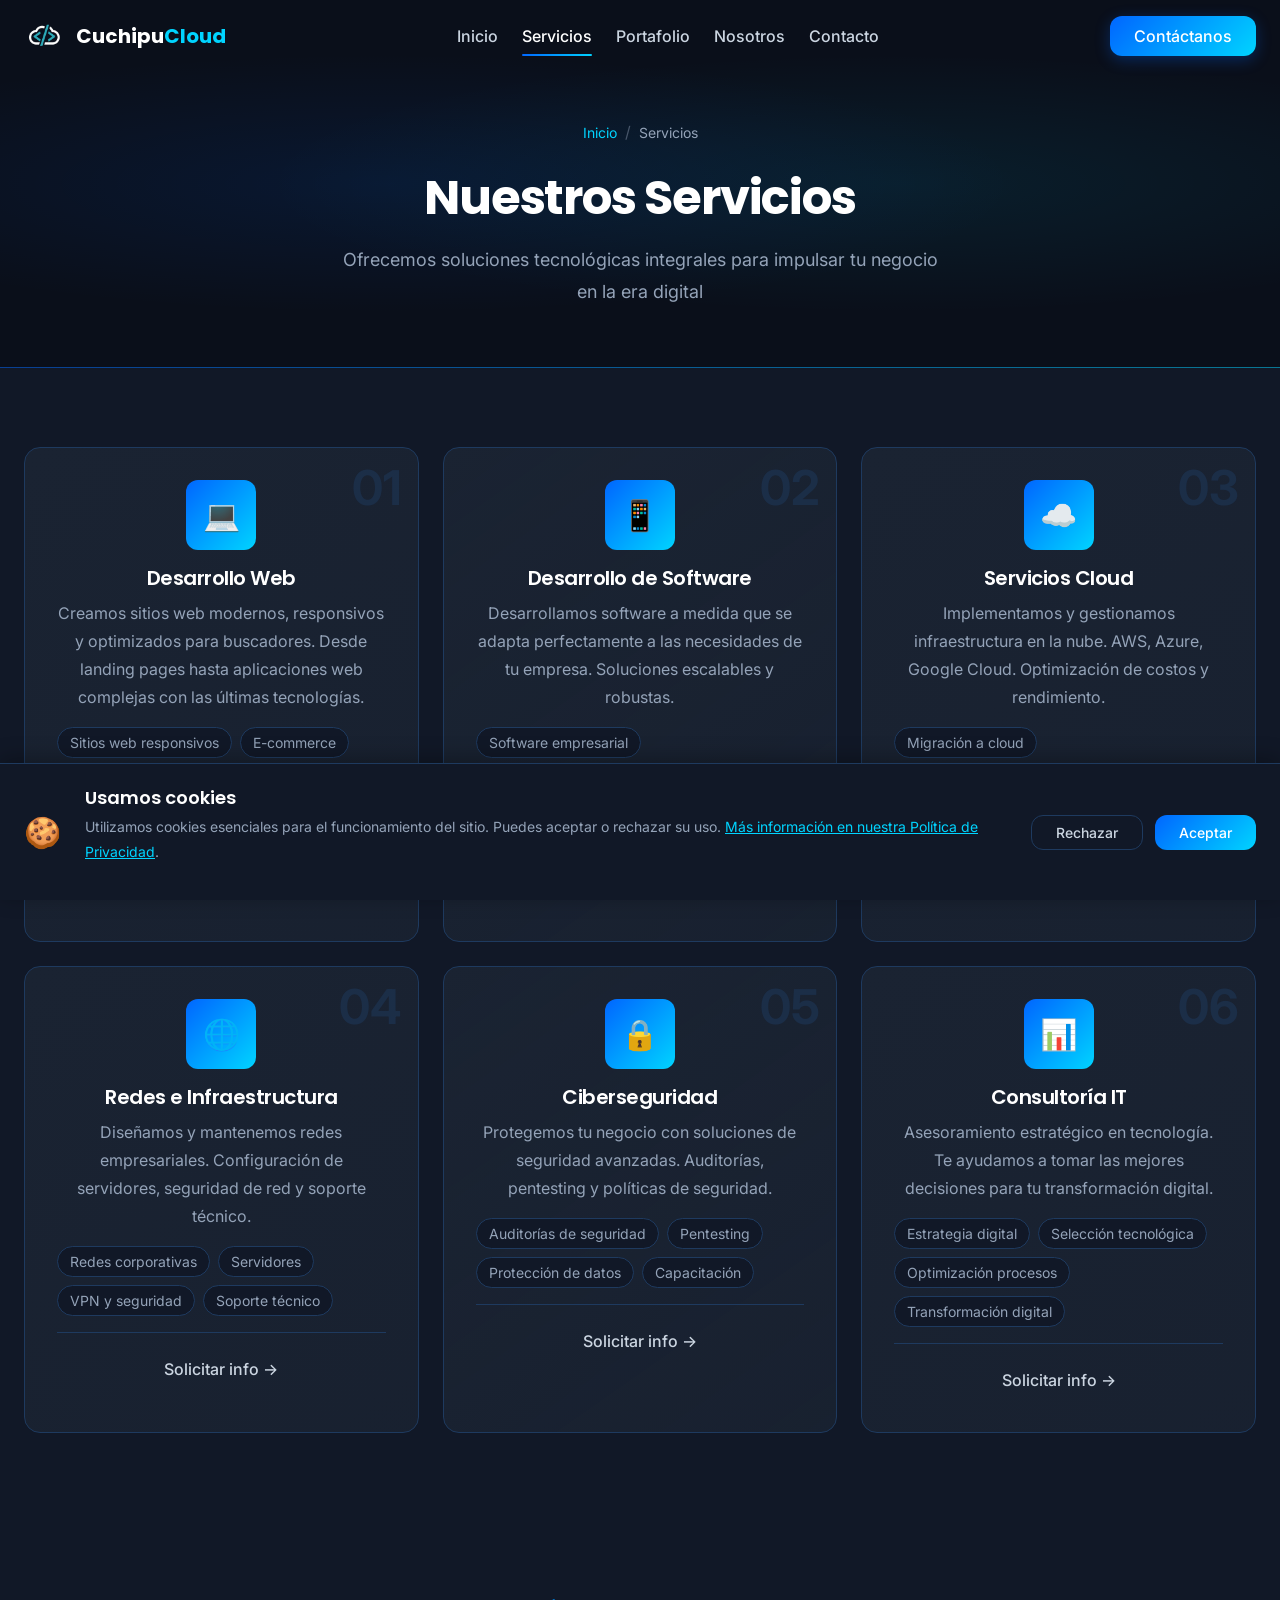
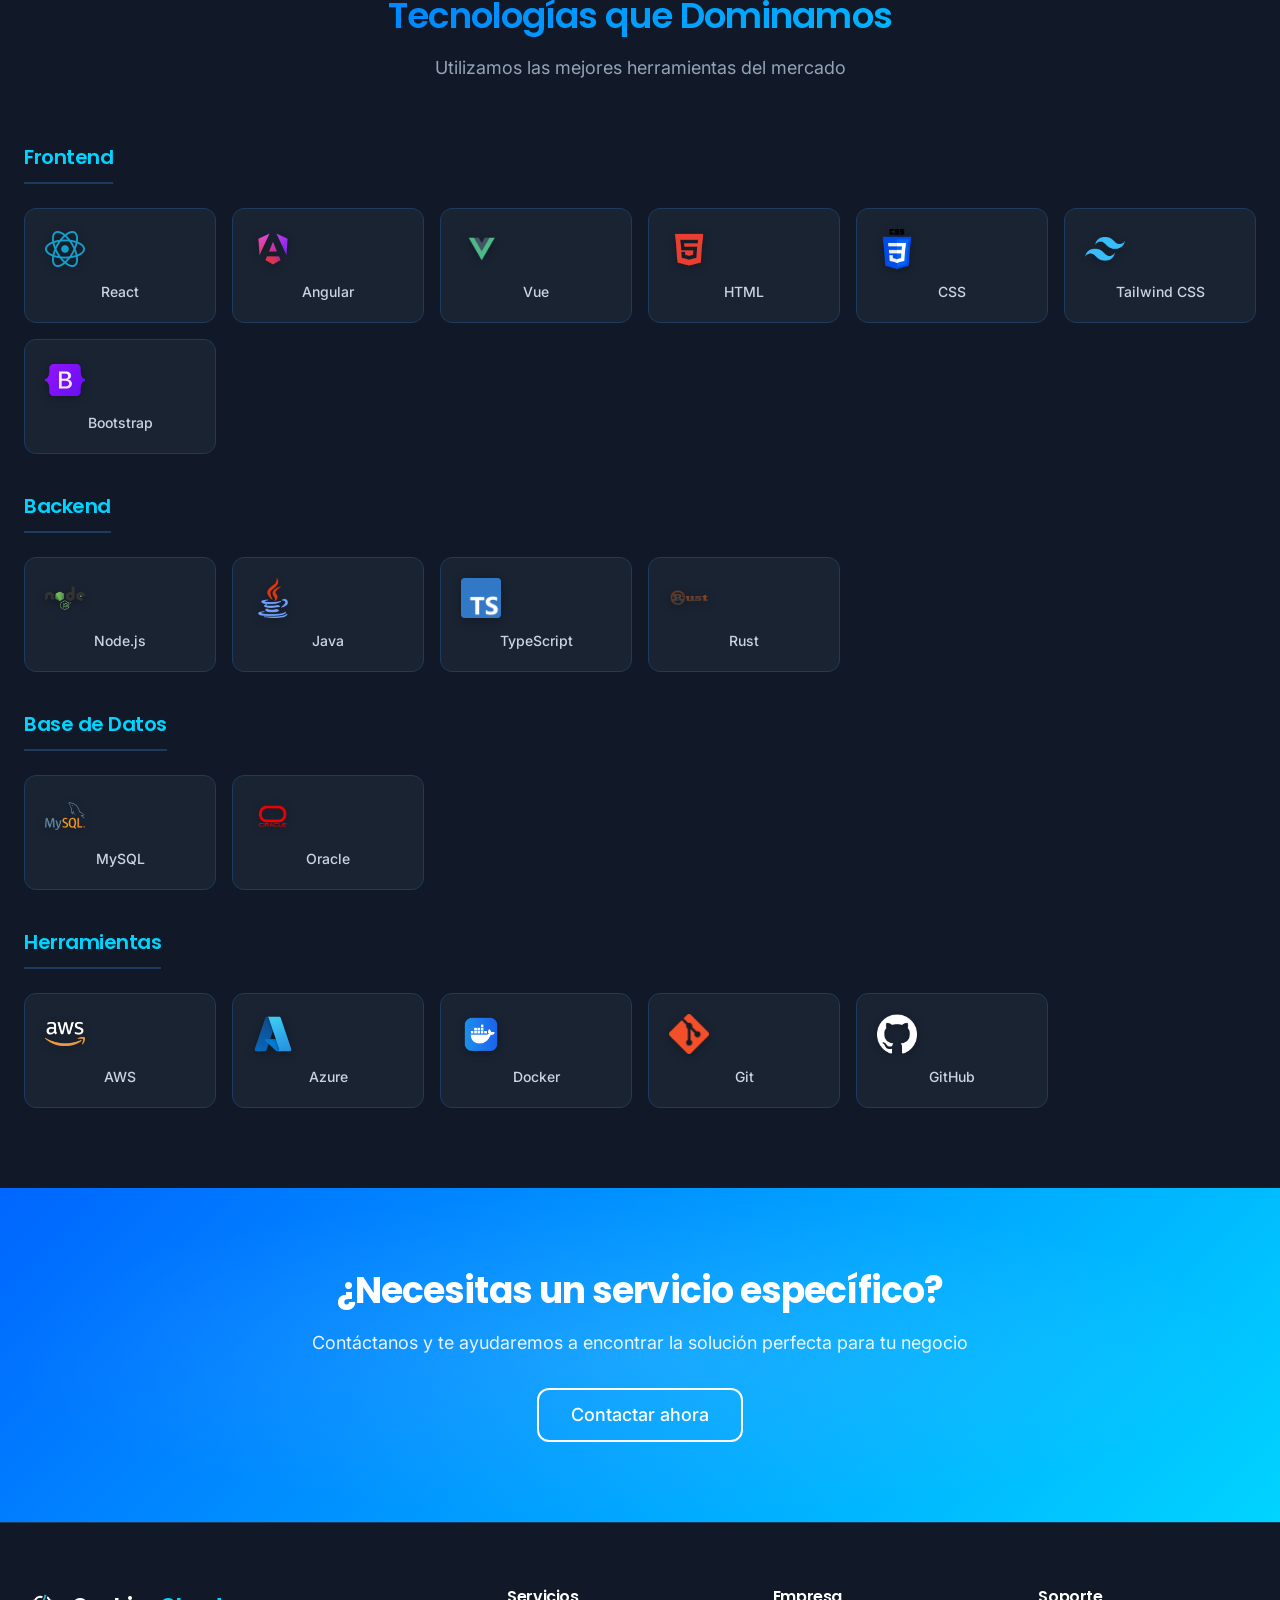
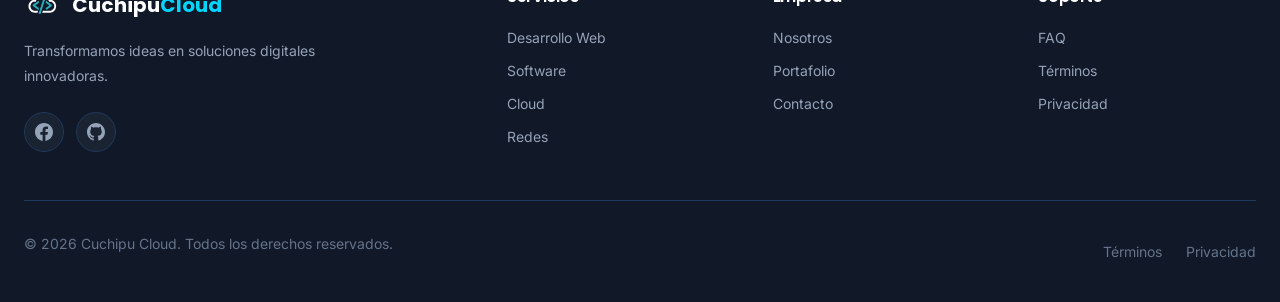
<file: servicios.html>
<!DOCTYPE html>
<html lang="es">
<head>
    <meta charset="UTF-8">
    <meta name="viewport" content="width=device-width, initial-scale=1.0">
    <meta name="description" content="Servicios de Cuchipu Cloud - Desarrollo web, software, cloud, redes y más">
    <meta name="robots" content="index, follow">
    <title>Servicios - Cuchipu Cloud</title>
    
    <!-- Open Graph -->
    <meta property="og:type" content="website">
    <meta property="og:url" content="https://cuchipu.cloud/servicios.html">
    <meta property="og:title" content="Servicios - Cuchipu Cloud">
    <meta property="og:description" content="Servicios de desarrollo web, software a medida, cloud computing, redes, ciberseguridad y consultoría IT para empresas.">
    <meta property="og:image" content="https://cuchipu.cloud/images/CuchipuCloud-Claro.png">
    <meta property="og:site_name" content="Cuchipu Cloud">
    <meta property="og:locale" content="es_ES">
    
    <!-- Twitter Cards -->
    <meta name="twitter:card" content="summary_large_image">
    <meta name="twitter:site" content="@cuchipu_cloud">
    <meta name="twitter:title" content="Servicios - Cuchipu Cloud">
    <meta name="twitter:description" content="Servicios de desarrollo web, software a medida, cloud computing, redes, ciberseguridad y consultoría IT para empresas.">
    <meta name="twitter:image" content="https://cuchipu.cloud/images/CuchipuCloud-Claro.png">
    <link rel="icon" type="image/png" href="images/CuchipuCloudIcon-Blanco.png">
    <link rel="preconnect" href="https://fonts.googleapis.com">
    <link rel="preconnect" href="https://fonts.gstatic.com" crossorigin>
    <link href="https://fonts.googleapis.com/css2?family=Inter:wght@300;400;500;600;700&family=Poppins:wght@400;500;600;700&display=swap" rel="stylesheet">
    <link rel="stylesheet" href="css/variables.css">
    <link rel="stylesheet" href="css/base.css">
    <link rel="stylesheet" href="css/components.css">
    <link rel="stylesheet" href="css/layout.css">
    <link rel="stylesheet" href="css/sections.css">
    <link rel="stylesheet" href="css/animations.css">
    <link rel="stylesheet" href="css/responsive.css">
    <link rel="stylesheet" href="css/cookies.css">
</head>
<body>
    <div id="header-placeholder"></div>

    <main>
        <section class="page-header">
            <div class="container page-header-content">
                <nav class="breadcrumb">
                    <span class="breadcrumb-item"><a href="index.html">Inicio</a></span>
                    <span class="breadcrumb-separator">/</span>
                    <span class="breadcrumb-item">Servicios</span>
                </nav>
                <h1 class="page-title">Nuestros Servicios</h1>
                <p class="page-description">Ofrecemos soluciones tecnológicas integrales para impulsar tu negocio en la era digital</p>
            </div>
        </section>

        <section class="section services-section">
            <div class="container">
                <div class="services-grid" data-stagger>
                    <div class="card service-card" data-animate="fade-up">
                        <span class="service-number">01</span>
                        <div class="card-icon">💻</div>
                        <h3 class="card-title">Desarrollo Web</h3>
                        <p class="card-description">Creamos sitios web modernos, responsivos y optimizados para buscadores. Desde landing pages hasta aplicaciones web complejas con las últimas tecnologías.</p>
                        <ul class="service-features">
                            <li>Sitios web responsivos</li>
                            <li>E-commerce</li>
                            <li>Aplicaciones web</li>
                            <li>CMS personalizados</li>
                        </ul>
                        <div class="card-footer">
                            <a href="contacto.html" class="btn btn-ghost">Solicitar info →</a>
                        </div>
                    </div>

                    <div class="card service-card" data-animate="fade-up">
                        <span class="service-number">02</span>
                        <div class="card-icon">📱</div>
                        <h3 class="card-title">Desarrollo de Software</h3>
                        <p class="card-description">Desarrollamos software a medida que se adapta perfectamente a las necesidades de tu empresa. Soluciones escalables y robustas.</p>
                        <ul class="service-features">
                            <li>Software empresarial</li>
                            <li>APIs y microservicios</li>
                            <li>Integraciones</li>
                            <li>Automatización</li>
                        </ul>
                        <div class="card-footer">
                            <a href="contacto.html" class="btn btn-ghost">Solicitar info →</a>
                        </div>
                    </div>

                    <div class="card service-card" data-animate="fade-up">
                        <span class="service-number">03</span>
                        <div class="card-icon">☁️</div>
                        <h3 class="card-title">Servicios Cloud</h3>
                        <p class="card-description">Implementamos y gestionamos infraestructura en la nube. AWS, Azure, Google Cloud. Optimización de costos y rendimiento.</p>
                        <ul class="service-features">
                            <li>Migración a cloud</li>
                            <li>Arquitectura serverless</li>
                            <li>DevOps y CI/CD</li>
                            <li>Monitoreo 24/7</li>
                        </ul>
                        <div class="card-footer">
                            <a href="contacto.html" class="btn btn-ghost">Solicitar info →</a>
                        </div>
                    </div>

                    <div class="card service-card" data-animate="fade-up">
                        <span class="service-number">04</span>
                        <div class="card-icon">🌐</div>
                        <h3 class="card-title">Redes e Infraestructura</h3>
                        <p class="card-description">Diseñamos y mantenemos redes empresariales. Configuración de servidores, seguridad de red y soporte técnico.</p>
                        <ul class="service-features">
                            <li>Redes corporativas</li>
                            <li>Servidores</li>
                            <li>VPN y seguridad</li>
                            <li>Soporte técnico</li>
                        </ul>
                        <div class="card-footer">
                            <a href="contacto.html" class="btn btn-ghost">Solicitar info →</a>
                        </div>
                    </div>

                    <div class="card service-card" data-animate="fade-up">
                        <span class="service-number">05</span>
                        <div class="card-icon">🔒</div>
                        <h3 class="card-title">Ciberseguridad</h3>
                        <p class="card-description">Protegemos tu negocio con soluciones de seguridad avanzadas. Auditorías, pentesting y políticas de seguridad.</p>
                        <ul class="service-features">
                            <li>Auditorías de seguridad</li>
                            <li>Pentesting</li>
                            <li>Protección de datos</li>
                            <li>Capacitación</li>
                        </ul>
                        <div class="card-footer">
                            <a href="contacto.html" class="btn btn-ghost">Solicitar info →</a>
                        </div>
                    </div>

                    <div class="card service-card" data-animate="fade-up">
                        <span class="service-number">06</span>
                        <div class="card-icon">📊</div>
                        <h3 class="card-title">Consultoría IT</h3>
                        <p class="card-description">Asesoramiento estratégico en tecnología. Te ayudamos a tomar las mejores decisiones para tu transformación digital.</p>
                        <ul class="service-features">
                            <li>Estrategia digital</li>
                            <li>Selección tecnológica</li>
                            <li>Optimización procesos</li>
                            <li>Transformación digital</li>
                        </ul>
                        <div class="card-footer">
                            <a href="contacto.html" class="btn btn-ghost">Solicitar info →</a>
                        </div>
                    </div>
                </div>
            </div>
        </section>

        <!-- Technologies -->
        <section class="section technologies-section">
            <div class="container">
                <div class="section-header">
                    <h2 class="section-title">Tecnologías que Dominamos</h2>
                    <p class="section-subtitle">Utilizamos las mejores herramientas del mercado</p>
                </div>

                <!-- Frontend -->
                <div class="tech-category" data-animate="fade-up">
                    <h3 class="tech-category-title">Frontend</h3>
                    <div class="technologies-grid" data-stagger>
                        <div class="technology-item" data-animate="fade-up">
                            <div class="technology-icon"><img src="images/tech/react.png" alt="React" width="40" height="40"></div>
                            <div class="technology-name">React</div>
                        </div>
                        <div class="technology-item" data-animate="fade-up">
                            <div class="technology-icon"><img src="images/tech/angular.png" alt="Angular" width="40" height="40"></div>
                            <div class="technology-name">Angular</div>
                        </div>
                        <div class="technology-item" data-animate="fade-up">
                            <div class="technology-icon"><img src="images/tech/vue.png" alt="Vue" width="40" height="40"></div>
                            <div class="technology-name">Vue</div>
                        </div>
                        <div class="technology-item" data-animate="fade-up">
                            <div class="technology-icon"><img src="images/tech/html.png" alt="HTML" width="40" height="40"></div>
                            <div class="technology-name">HTML</div>
                        </div>
                        <div class="technology-item" data-animate="fade-up">
                            <div class="technology-icon"><img src="images/tech/css.png" alt="CSS" width="40" height="40"></div>
                            <div class="technology-name">CSS</div>
                        </div>
                        <div class="technology-item" data-animate="fade-up">
                            <div class="technology-icon"><img src="images/tech/tailwind.png" alt="Tailwind CSS" width="40" height="40"></div>
                            <div class="technology-name">Tailwind CSS</div>
                        </div>
                        <div class="technology-item" data-animate="fade-up">
                            <div class="technology-icon"><img src="images/tech/bootsrap.png" alt="Bootstrap" width="40" height="40"></div>
                            <div class="technology-name">Bootstrap</div>
                        </div>
                    </div>
                </div>

                <!-- Backend -->
                <div class="tech-category" data-animate="fade-up">
                    <h3 class="tech-category-title">Backend</h3>
                    <div class="technologies-grid" data-stagger>
                        <div class="technology-item" data-animate="fade-up">
                            <div class="technology-icon"><img src="images/tech/nodejs.png" alt="Node.js" width="40" height="40"></div>
                            <div class="technology-name">Node.js</div>
                        </div>
                        <div class="technology-item" data-animate="fade-up">
                            <div class="technology-icon"><img src="images/tech/java.png" alt="Java" width="40" height="40"></div>
                            <div class="technology-name">Java</div>
                        </div>
                        <div class="technology-item" data-animate="fade-up">
                            <div class="technology-icon"><img src="images/tech/Typescript_logo_2020.svg.webp" alt="TypeScript" width="40" height="40"></div>
                            <div class="technology-name">TypeScript</div>
                        </div>
                        <div class="technology-item" data-animate="fade-up">
                            <div class="technology-icon"><img src="images/tech/rust.png" alt="Rust" width="40" height="40"></div>
                            <div class="technology-name">Rust</div>
                        </div>
                    </div>
                </div>

                <!-- Base de Datos -->
                <div class="tech-category" data-animate="fade-up">
                    <h3 class="tech-category-title">Base de Datos</h3>
                    <div class="technologies-grid" data-stagger>
                        <div class="technology-item" data-animate="fade-up">
                            <div class="technology-icon"><img src="images/tech/mysql.png" alt="MySQL" width="40" height="40"></div>
                            <div class="technology-name">MySQL</div>
                        </div>
                        <div class="technology-item" data-animate="fade-up">
                            <div class="technology-icon"><img src="images/tech/oracle.png" alt="Oracle" width="40" height="40"></div>
                            <div class="technology-name">Oracle</div>
                        </div>
                    </div>
                </div>

                <!-- Herramientas -->
                <div class="tech-category" data-animate="fade-up">
                    <h3 class="tech-category-title">Herramientas</h3>
                    <div class="technologies-grid" data-stagger>
                        <div class="technology-item" data-animate="fade-up">
                            <div class="technology-icon"><img src="images/tech/aws.png" alt="AWS" width="40" height="40"></div>
                            <div class="technology-name">AWS</div>
                        </div>
                        <div class="technology-item" data-animate="fade-up">
                            <div class="technology-icon"><img src="images/tech/azure.png" alt="Azure" width="40" height="40"></div>
                            <div class="technology-name">Azure</div>
                        </div>
                        <div class="technology-item" data-animate="fade-up">
                            <div class="technology-icon"><img src="images/tech/docker.png" alt="Docker" width="40" height="40"></div>
                            <div class="technology-name">Docker</div>
                        </div>
                        <div class="technology-item" data-animate="fade-up">
                            <div class="technology-icon"><img src="images/tech/git.png" alt="Git" width="40" height="40"></div>
                            <div class="technology-name">Git</div>
                        </div>
                        <div class="technology-item" data-animate="fade-up">
                            <div class="technology-icon"><img src="images/tech/github.png" alt="GitHub" width="40" height="40"></div>
                            <div class="technology-name">GitHub</div>
                        </div>
                    </div>
                </div>
            </div>
        </section>

        <!-- CTA -->
        <section class="cta-section">
            <div class="container">
                <div class="cta-content">
                    <h2 class="cta-title">¿Necesitas un servicio específico?</h2>
                    <p class="cta-description">Contáctanos y te ayudaremos a encontrar la solución perfecta para tu negocio</p>
                    <div class="cta-actions">
                        <a href="contacto.html" class="btn btn-secondary btn-lg">Contactar ahora</a>
                    </div>
                </div>
            </div>
        </section>
    </main>

    <div id="footer-placeholder"></div>

    <script src="js/components.js"></script>
    <script src="js/navigation.js"></script>
    <script src="js/animations.js"></script>
    <script src="js/main.js"></script>
    <script src="js/cookies.js"></script>
</body>
</html>
</file>
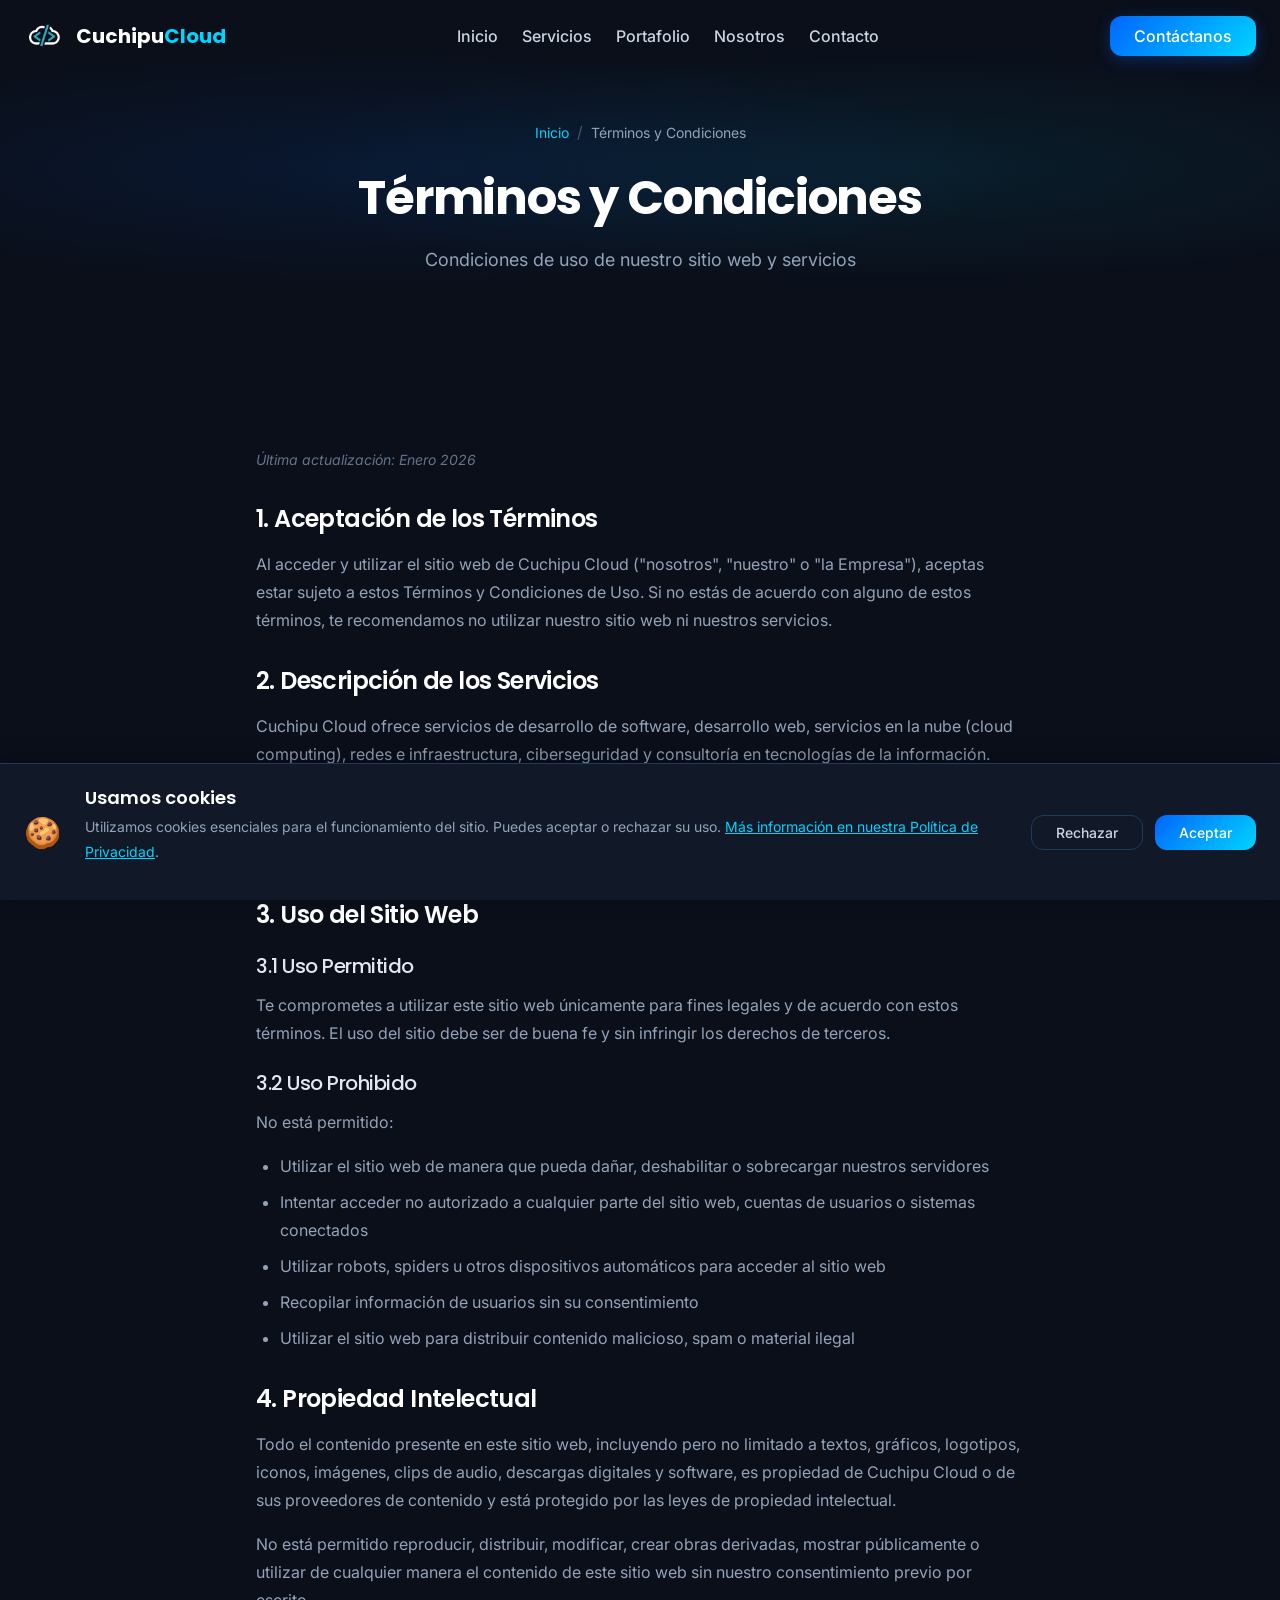
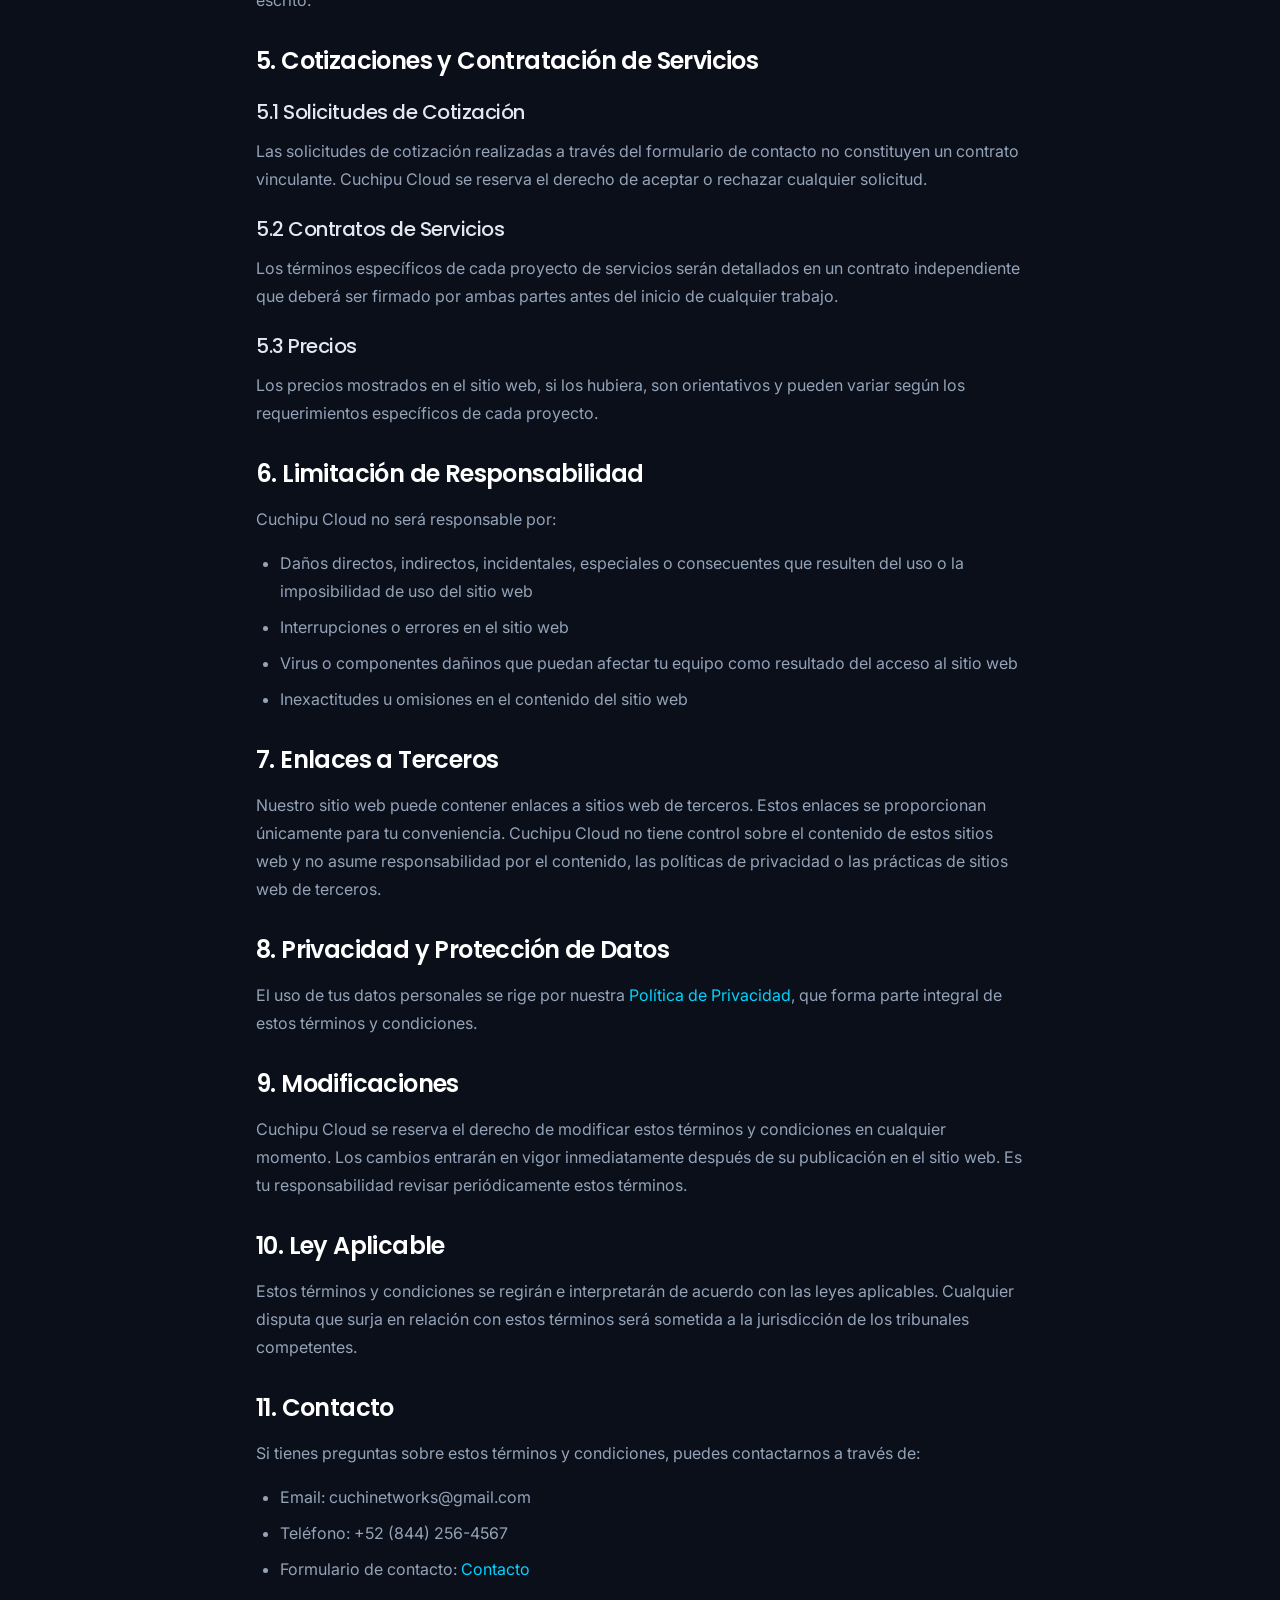
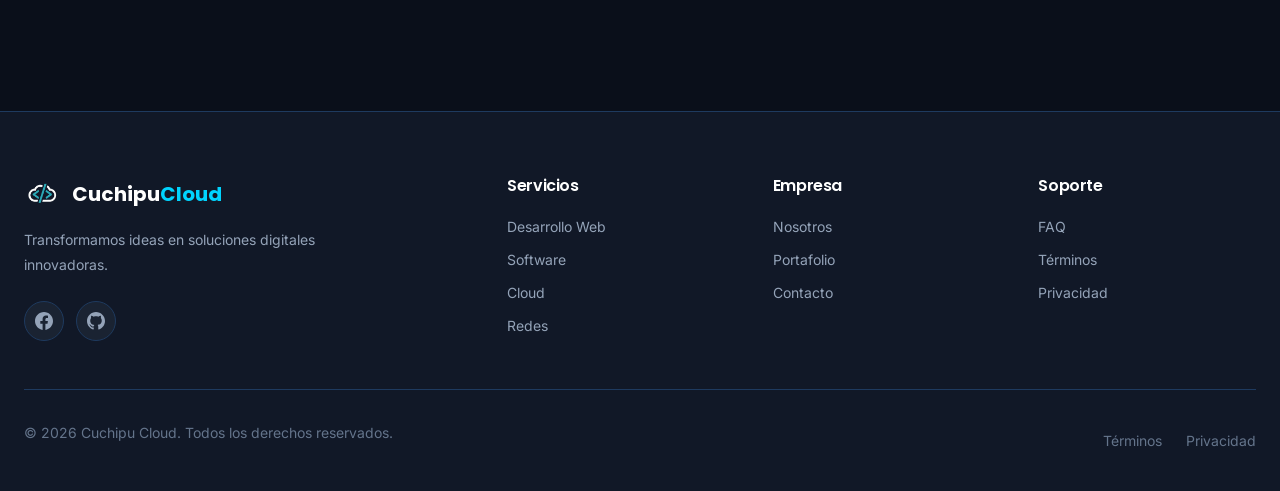
<file: terminos.html>
<!DOCTYPE html>
<html lang="es">
<head>
    <meta charset="UTF-8">
    <meta name="viewport" content="width=device-width, initial-scale=1.0">
    <meta name="description" content="Términos y condiciones de uso del sitio web y servicios de Cuchipu Cloud">
    <meta name="robots" content="index, follow">
    <title>Términos y Condiciones - Cuchipu Cloud</title>
    
    <!-- Open Graph -->
    <meta property="og:type" content="website">
    <meta property="og:url" content="https://cuchipu.cloud/terminos.html">
    <meta property="og:title" content="Términos y Condiciones - Cuchipu Cloud">
    <meta property="og:description" content="Términos y condiciones de uso del sitio web y servicios de Cuchipu Cloud.">
    <meta property="og:image" content="https://cuchipu.cloud/images/CuchipuCloud-Claro.png">
    <meta property="og:site_name" content="Cuchipu Cloud">
    <meta property="og:locale" content="es_ES">
    
    <!-- Twitter Cards -->
    <meta name="twitter:card" content="summary_large_image">
    <meta name="twitter:site" content="@cuchipu_cloud">
    <meta name="twitter:title" content="Términos y Condiciones - Cuchipu Cloud">
    <meta name="twitter:description" content="Términos y condiciones de uso del sitio web y servicios de Cuchipu Cloud.">
    <meta name="twitter:image" content="https://cuchipu.cloud/images/CuchipuCloud-Claro.png">
    
    <link rel="icon" type="image/png" href="images/CuchipuCloudIcon-Blanco.png">
    <link rel="preconnect" href="https://fonts.googleapis.com">
    <link rel="preconnect" href="https://fonts.gstatic.com" crossorigin>
    <link href="https://fonts.googleapis.com/css2?family=Inter:wght@300;400;500;600;700&family=Poppins:wght@400;500;600;700&display=swap" rel="stylesheet">
    <link rel="stylesheet" href="css/variables.css">
    <link rel="stylesheet" href="css/base.css">
    <link rel="stylesheet" href="css/components.css">
    <link rel="stylesheet" href="css/layout.css">
    <link rel="stylesheet" href="css/sections.css">
    <link rel="stylesheet" href="css/animations.css">
    <link rel="stylesheet" href="css/responsive.css">
    <link rel="stylesheet" href="css/cookies.css">
</head>
<body>
    <div id="header-placeholder"></div>

    <main>
        <section class="page-header">
            <div class="container page-header-content">
                <nav class="breadcrumb">
                    <span class="breadcrumb-item"><a href="index.html">Inicio</a></span>
                    <span class="breadcrumb-separator">/</span>
                    <span class="breadcrumb-item">Términos y Condiciones</span>
                </nav>
                <h1 class="page-title">Términos y Condiciones</h1>
                <p class="page-description">Condiciones de uso de nuestro sitio web y servicios</p>
            </div>
        </section>

        <section class="section">
            <div class="container">
                <div class="legal-content">
                    <p class="last-updated">Última actualización: Enero 2026</p>

                    <h2>1. Aceptación de los Términos</h2>
                    <p>Al acceder y utilizar el sitio web de Cuchipu Cloud ("nosotros", "nuestro" o "la Empresa"), aceptas estar sujeto a estos Términos y Condiciones de Uso. Si no estás de acuerdo con alguno de estos términos, te recomendamos no utilizar nuestro sitio web ni nuestros servicios.</p>

                    <h2>2. Descripción de los Servicios</h2>
                    <p>Cuchipu Cloud ofrece servicios de desarrollo de software, desarrollo web, servicios en la nube (cloud computing), redes e infraestructura, ciberseguridad y consultoría en tecnologías de la información.</p>
                    <p>La información proporcionada en este sitio web es únicamente para fines informativos generales. Nos reservamos el derecho de modificar, suspender o discontinuar cualquier aspecto del sitio web en cualquier momento.</p>

                    <h2>3. Uso del Sitio Web</h2>
                    <h3>3.1 Uso Permitido</h3>
                    <p>Te comprometes a utilizar este sitio web únicamente para fines legales y de acuerdo con estos términos. El uso del sitio debe ser de buena fe y sin infringir los derechos de terceros.</p>

                    <h3>3.2 Uso Prohibido</h3>
                    <p>No está permitido:</p>
                    <ul>
                        <li>Utilizar el sitio web de manera que pueda dañar, deshabilitar o sobrecargar nuestros servidores</li>
                        <li>Intentar acceder no autorizado a cualquier parte del sitio web, cuentas de usuarios o sistemas conectados</li>
                        <li>Utilizar robots, spiders u otros dispositivos automáticos para acceder al sitio web</li>
                        <li>Recopilar información de usuarios sin su consentimiento</li>
                        <li>Utilizar el sitio web para distribuir contenido malicioso, spam o material ilegal</li>
                    </ul>

                    <h2>4. Propiedad Intelectual</h2>
                    <p>Todo el contenido presente en este sitio web, incluyendo pero no limitado a textos, gráficos, logotipos, iconos, imágenes, clips de audio, descargas digitales y software, es propiedad de Cuchipu Cloud o de sus proveedores de contenido y está protegido por las leyes de propiedad intelectual.</p>
                    <p>No está permitido reproducir, distribuir, modificar, crear obras derivadas, mostrar públicamente o utilizar de cualquier manera el contenido de este sitio web sin nuestro consentimiento previo por escrito.</p>

                    <h2>5. Cotizaciones y Contratación de Servicios</h2>
                    <h3>5.1 Solicitudes de Cotización</h3>
                    <p>Las solicitudes de cotización realizadas a través del formulario de contacto no constituyen un contrato vinculante. Cuchipu Cloud se reserva el derecho de aceptar o rechazar cualquier solicitud.</p>

                    <h3>5.2 Contratos de Servicios</h3>
                    <p>Los términos específicos de cada proyecto de servicios serán detallados en un contrato independiente que deberá ser firmado por ambas partes antes del inicio de cualquier trabajo.</p>

                    <h3>5.3 Precios</h3>
                    <p>Los precios mostrados en el sitio web, si los hubiera, son orientativos y pueden variar según los requerimientos específicos de cada proyecto.</p>

                    <h2>6. Limitación de Responsabilidad</h2>
                    <p>Cuchipu Cloud no será responsable por:</p>
                    <ul>
                        <li>Daños directos, indirectos, incidentales, especiales o consecuentes que resulten del uso o la imposibilidad de uso del sitio web</li>
                        <li>Interrupciones o errores en el sitio web</li>
                        <li>Virus o componentes dañinos que puedan afectar tu equipo como resultado del acceso al sitio web</li>
                        <li>Inexactitudes u omisiones en el contenido del sitio web</li>
                    </ul>

                    <h2>7. Enlaces a Terceros</h2>
                    <p>Nuestro sitio web puede contener enlaces a sitios web de terceros. Estos enlaces se proporcionan únicamente para tu conveniencia. Cuchipu Cloud no tiene control sobre el contenido de estos sitios web y no asume responsabilidad por el contenido, las políticas de privacidad o las prácticas de sitios web de terceros.</p>

                    <h2>8. Privacidad y Protección de Datos</h2>
                    <p>El uso de tus datos personales se rige por nuestra <a href="privacidad.html" style="color: var(--accent);">Política de Privacidad</a>, que forma parte integral de estos términos y condiciones.</p>

                    <h2>9. Modificaciones</h2>
                    <p>Cuchipu Cloud se reserva el derecho de modificar estos términos y condiciones en cualquier momento. Los cambios entrarán en vigor inmediatamente después de su publicación en el sitio web. Es tu responsabilidad revisar periódicamente estos términos.</p>

                    <h2>10. Ley Aplicable</h2>
                    <p>Estos términos y condiciones se regirán e interpretarán de acuerdo con las leyes aplicables. Cualquier disputa que surja en relación con estos términos será sometida a la jurisdicción de los tribunales competentes.</p>

                    <h2>11. Contacto</h2>
                    <p>Si tienes preguntas sobre estos términos y condiciones, puedes contactarnos a través de:</p>
                    <ul>
                        <li>Email: cuchinetworks@gmail.com</li>
                        <li>Teléfono: +52 (844) 256-4567</li>
                        <li>Formulario de contacto: <a href="contacto.html" style="color: var(--accent);">Contacto</a></li>
                    </ul>
                </div>
            </div>
        </section>
    </main>

    <div id="footer-placeholder"></div>

    <script src="js/components.js"></script>
    <script src="js/navigation.js"></script>
    <script src="js/animations.js"></script>
    <script src="js/main.js"></script>
    <script src="js/cookies.js"></script>
</body>
</html>
</file>
<file: css/variables.css>
/* ===================================
   CUCHIPU CLOUD - Variables CSS
   Paleta de colores y tipografía
   =================================== */

:root {
    /* === PRIMARY COLORS === */
    --primary: #0066ff;
    --primary-light: #3388ff;
    --primary-dark: #0044cc;
    --primary-glow: rgba(0, 102, 255, 0.3);

    /* === ACCENT COLORS === */
    --accent: #00d4ff;
    --accent-light: #33ddff;
    --accent-dark: #00a8cc;
    --accent-glow: rgba(0, 212, 255, 0.3);

    /* === NEUTRAL COLORS === */
    --white: #ffffff;
    --gray-50: #f8fafc;
    --gray-100: #f1f5f9;
    --gray-200: #e2e8f0;
    --gray-300: #cbd5e1;
    --gray-400: #94a3b8;
    --gray-500: #64748b;
    --gray-600: #475569;
    --gray-700: #334155;
    --gray-800: #1e293b;
    --gray-900: #0f172a;

    /* === DARK THEME COLORS === */
    --dark-bg: #0a0f1a;
    --dark-surface: #111827;
    --dark-card: #1a2332;
    --dark-border: #1e3a5f;

    /* === SEMANTIC COLORS === */
    --success: #10b981;
    --warning: #f59e0b;
    --error: #ef4444;
    --info: #3b82f6;

    /* === GRADIENTS === */
    --gradient-primary: linear-gradient(135deg, var(--primary) 0%, var(--accent) 100%);
    --gradient-dark: linear-gradient(180deg, var(--dark-bg) 0%, var(--dark-surface) 100%);
    --gradient-card: linear-gradient(145deg, var(--dark-card) 0%, rgba(26, 35, 50, 0.8) 100%);
    --gradient-glow: radial-gradient(ellipse at center, var(--primary-glow) 0%, transparent 70%);

    /* === TYPOGRAPHY === */
    --font-primary: 'Inter', -apple-system, BlinkMacSystemFont, 'Segoe UI', Roboto, sans-serif;
    --font-heading: 'Poppins', -apple-system, BlinkMacSystemFont, 'Segoe UI', Roboto, sans-serif;
    --font-mono: 'Fira Code', 'Courier New', monospace;

    /* Font Sizes */
    --text-xs: 0.75rem;      /* 12px */
    --text-sm: 0.875rem;     /* 14px */
    --text-base: 1rem;       /* 16px */
    --text-lg: 1.125rem;     /* 18px */
    --text-xl: 1.25rem;      /* 20px */
    --text-2xl: 1.5rem;      /* 24px */
    --text-3xl: 1.875rem;    /* 30px */
    --text-4xl: 2.25rem;     /* 36px */
    --text-5xl: 3rem;        /* 48px */
    --text-6xl: 3.75rem;     /* 60px */

    /* Font Weights */
    --font-light: 300;
    --font-normal: 400;
    --font-medium: 500;
    --font-semibold: 600;
    --font-bold: 700;

    /* Line Heights */
    --leading-tight: 1.25;
    --leading-normal: 1.5;
    --leading-relaxed: 1.75;

    /* Letter Spacing */
    --tracking-tight: -0.025em;
    --tracking-normal: 0;
    --tracking-wide: 0.025em;
    --tracking-wider: 0.05em;

    /* === SPACING === */
    --space-1: 0.25rem;      /* 4px */
    --space-2: 0.5rem;       /* 8px */
    --space-3: 0.75rem;      /* 12px */
    --space-4: 1rem;         /* 16px */
    --space-5: 1.25rem;      /* 20px */
    --space-6: 1.5rem;       /* 24px */
    --space-8: 2rem;         /* 32px */
    --space-10: 2.5rem;      /* 40px */
    --space-12: 3rem;        /* 48px */
    --space-16: 4rem;        /* 64px */
    --space-20: 5rem;        /* 80px */
    --space-24: 6rem;        /* 96px */
    --space-32: 8rem;        /* 128px */

    /* === BORDER RADIUS === */
    --radius-sm: 0.25rem;    /* 4px */
    --radius-md: 0.5rem;     /* 8px */
    --radius-lg: 0.75rem;    /* 12px */
    --radius-xl: 1rem;       /* 16px */
    --radius-2xl: 1.5rem;    /* 24px */
    --radius-full: 9999px;

    /* === SHADOWS === */
    --shadow-sm: 0 1px 2px 0 rgba(0, 0, 0, 0.05);
    --shadow-md: 0 4px 6px -1px rgba(0, 0, 0, 0.1), 0 2px 4px -2px rgba(0, 0, 0, 0.1);
    --shadow-lg: 0 10px 15px -3px rgba(0, 0, 0, 0.1), 0 4px 6px -4px rgba(0, 0, 0, 0.1);
    --shadow-xl: 0 20px 25px -5px rgba(0, 0, 0, 0.1), 0 8px 10px -6px rgba(0, 0, 0, 0.1);
    --shadow-glow: 0 0 20px var(--primary-glow);
    --shadow-glow-accent: 0 0 20px var(--accent-glow);

    /* === TRANSITIONS === */
    --transition-fast: 150ms ease;
    --transition-base: 250ms ease;
    --transition-slow: 350ms ease;
    --transition-spring: 500ms cubic-bezier(0.68, -0.55, 0.265, 1.55);

    /* === Z-INDEX === */
    --z-dropdown: 1000;
    --z-sticky: 1020;
    --z-fixed: 1030;
    --z-modal-backdrop: 1040;
    --z-modal: 1050;
    --z-popover: 1060;
    --z-tooltip: 1070;

    /* === BREAKPOINTS (for reference) === */
    --breakpoint-sm: 640px;
    --breakpoint-md: 768px;
    --breakpoint-lg: 1024px;
    --breakpoint-xl: 1280px;
    --breakpoint-2xl: 1536px;

    /* === CONTAINER === */
    --container-sm: 640px;
    --container-md: 768px;
    --container-lg: 1024px;
    --container-xl: 1280px;
    --container-2xl: 1536px;
}
</file>
<file: css/base.css>
/* ===================================
   CUCHIPU CLOUD - Base CSS
   Reset y estilos base
   =================================== */

/* === RESET === */
*,
*::before,
*::after {
    margin: 0;
    padding: 0;
    box-sizing: border-box;
}

html {
    scroll-behavior: smooth;
    font-size: 16px;
    -webkit-text-size-adjust: 100%;
}

body {
    font-family: var(--font-primary);
    font-size: var(--text-base);
    font-weight: var(--font-normal);
    line-height: var(--leading-normal);
    color: var(--gray-300);
    background-color: var(--dark-bg);
    overflow-x: hidden;
    -webkit-font-smoothing: antialiased;
    -moz-osx-font-smoothing: grayscale;
}

/* === TYPOGRAPHY === */
h1, h2, h3, h4, h5, h6 {
    font-family: var(--font-heading);
    font-weight: var(--font-bold);
    line-height: var(--leading-tight);
    color: var(--white);
    letter-spacing: var(--tracking-tight);
}

h1 {
    font-size: var(--text-5xl);
    font-weight: var(--font-bold);
}

h2 {
    font-size: var(--text-4xl);
    font-weight: var(--font-semibold);
}

h3 {
    font-size: var(--text-3xl);
    font-weight: var(--font-semibold);
}

h4 {
    font-size: var(--text-2xl);
    font-weight: var(--font-medium);
}

h5 {
    font-size: var(--text-xl);
    font-weight: var(--font-medium);
}

h6 {
    font-size: var(--text-lg);
    font-weight: var(--font-medium);
}

p {
    margin-bottom: var(--space-4);
    color: var(--gray-400);
}

a {
    color: var(--accent);
    text-decoration: none;
    transition: color var(--transition-fast);
}

a:hover {
    color: var(--accent-light);
}

strong, b {
    font-weight: var(--font-semibold);
    color: var(--white);
}

em, i {
    font-style: italic;
}

small {
    font-size: var(--text-sm);
}

/* === LISTS === */
ul, ol {
    list-style: none;
}

/* === IMAGES === */
img {
    max-width: 100%;
    height: auto;
    display: block;
}

/* === BUTTONS === */
button {
    cursor: pointer;
    border: none;
    outline: none;
    background: none;
    font-family: inherit;
    font-size: inherit;
}

/* === FORM ELEMENTS === */
input,
textarea,
select {
    font-family: inherit;
    font-size: inherit;
    color: inherit;
    background: transparent;
    border: none;
    outline: none;
}

/* === TABLE === */
table {
    border-collapse: collapse;
    width: 100%;
}

/* === SELECTION === */
::selection {
    background-color: var(--primary);
    color: var(--white);
}

::-moz-selection {
    background-color: var(--primary);
    color: var(--white);
}

/* === SCROLLBAR === */
::-webkit-scrollbar {
    width: 8px;
    height: 8px;
}

::-webkit-scrollbar-track {
    background: var(--dark-bg);
}

::-webkit-scrollbar-thumb {
    background: var(--gray-700);
    border-radius: var(--radius-full);
}

::-webkit-scrollbar-thumb:hover {
    background: var(--gray-600);
}

/* === FOCUS STYLES === */
:focus-visible {
    outline: 2px solid var(--accent);
    outline-offset: 2px;
}

/* === CONTAINER === */
.container {
    width: 100%;
    max-width: var(--container-xl);
    margin: 0 auto;
    padding: 0 var(--space-6);
}

/* === SECTION === */
.section {
    padding: var(--space-20) 0;
    position: relative;
}

.section-header {
    text-align: center;
    margin-bottom: var(--space-16);
}

.section-title {
    font-size: var(--text-4xl);
    margin-bottom: var(--space-4);
    background: var(--gradient-primary);
    -webkit-background-clip: text;
    -webkit-text-fill-color: transparent;
    background-clip: text;
}

.section-subtitle {
    font-size: var(--text-lg);
    color: var(--gray-400);
    max-width: 600px;
    margin: 0 auto;
}

/* === UTILITIES === */
.text-center {
    text-align: center;
}

.text-left {
    text-align: left;
}

.text-right {
    text-align: right;
}

.text-gradient {
    background: var(--gradient-primary);
    -webkit-background-clip: text;
    -webkit-text-fill-color: transparent;
    background-clip: text;
}

.text-white {
    color: var(--white);
}

.text-accent {
    color: var(--accent);
}

.bg-dark {
    background-color: var(--dark-bg);
}

.bg-surface {
    background-color: var(--dark-surface);
}

/* === GRID SYSTEM === */
.grid {
    display: grid;
    gap: var(--space-6);
}

.grid-cols-1 {
    grid-template-columns: repeat(1, 1fr);
}

.grid-cols-2 {
    grid-template-columns: repeat(2, 1fr);
}

.grid-cols-3 {
    grid-template-columns: repeat(3, 1fr);
}

.grid-cols-4 {
    grid-template-columns: repeat(4, 1fr);
}

/* === FLEX UTILITIES === */
.flex {
    display: flex;
}

.flex-col {
    flex-direction: column;
}

.flex-wrap {
    flex-wrap: wrap;
}

.items-center {
    align-items: center;
}

.justify-center {
    justify-content: center;
}

.justify-between {
    justify-content: space-between;
}

.gap-4 {
    gap: var(--space-4);
}

.gap-6 {
    gap: var(--space-6);
}

.gap-8 {
    gap: var(--space-8);
}

/* === VISUAL EFFECTS === */
.glass {
    background: rgba(17, 24, 39, 0.7);
    backdrop-filter: blur(10px);
    -webkit-backdrop-filter: blur(10px);
    border: 1px solid rgba(255, 255, 255, 0.1);
}

.glow {
    box-shadow: var(--shadow-glow);
}

.glow-accent {
    box-shadow: var(--shadow-glow-accent);
}

/* === ANIMATIONS BASE === */
.fade-in {
    opacity: 0;
    transition: opacity var(--transition-slow);
}

.fade-in.visible {
    opacity: 1;
}

.slide-up {
    opacity: 0;
    transform: translateY(30px);
    transition: all var(--transition-slow);
}

.slide-up.visible {
    opacity: 1;
    transform: translateY(0);
}

.slide-down {
    opacity: 0;
    transform: translateY(-30px);
    transition: all var(--transition-slow);
}

.slide-down.visible {
    opacity: 1;
    transform: translateY(0);
}

.slide-left {
    opacity: 0;
    transform: translateX(30px);
    transition: all var(--transition-slow);
}

.slide-left.visible {
    opacity: 1;
    transform: translateX(0);
}

.slide-right {
    opacity: 0;
    transform: translateX(-30px);
    transition: all var(--transition-slow);
}

.slide-right.visible {
    opacity: 1;
    transform: translateX(0);
}

.scale-in {
    opacity: 0;
    transform: scale(0.9);
    transition: all var(--transition-slow);
}

.scale-in.visible {
    opacity: 1;
    transform: scale(1);
}

/* === LOADING STATE === */
.loading {
    position: relative;
    overflow: hidden;
}

.loading::after {
    content: '';
    position: absolute;
    top: 0;
    left: -100%;
    width: 100%;
    height: 100%;
    background: linear-gradient(
        90deg,
        transparent,
        rgba(255, 255, 255, 0.1),
        transparent
    );
    animation: loading 1.5s infinite;
}

@keyframes loading {
    0% {
        left: -100%;
    }
    100% {
        left: 100%;
    }
}

/* === SR ONLY (Screen Reader) === */
.sr-only {
    position: absolute;
    width: 1px;
    height: 1px;
    padding: 0;
    margin: -1px;
    overflow: hidden;
    clip: rect(0, 0, 0, 0);
    white-space: nowrap;
    border-width: 0;
}
</file>
<file: css/components.css>
/* ===================================
   CUCHIPU CLOUD - Components CSS
   Botones, cards, formularios
   =================================== */

/* === BUTTONS === */
.btn {
    display: inline-flex;
    align-items: center;
    justify-content: center;
    gap: var(--space-2);
    padding: var(--space-3) var(--space-6);
    font-family: var(--font-primary);
    font-size: var(--text-base);
    font-weight: var(--font-medium);
    line-height: 1;
    text-decoration: none;
    border-radius: var(--radius-lg);
    transition: all var(--transition-base);
    cursor: pointer;
    border: none;
    outline: none;
    white-space: nowrap;
}

.btn-primary {
    background: var(--gradient-primary);
    color: var(--white);
    box-shadow: 0 4px 15px var(--primary-glow);
}

.btn-primary:hover {
    transform: translateY(-2px);
    box-shadow: 0 6px 20px var(--primary-glow);
}

.btn-secondary {
    background: transparent;
    color: var(--white);
    border: 2px solid var(--primary);
}

.btn-secondary:hover {
    background: var(--primary);
    transform: translateY(-2px);
}

.btn-outline {
    background: transparent;
    color: var(--accent);
    border: 2px solid var(--accent);
}

.btn-outline:hover {
    background: var(--accent);
    color: var(--dark-bg);
    transform: translateY(-2px);
}

.btn-ghost {
    background: transparent;
    color: var(--gray-300);
}

.btn-ghost:hover {
    background: rgba(255, 255, 255, 0.1);
    color: var(--white);
}

.btn-icon {
    width: 48px;
    height: 48px;
    padding: 0;
    border-radius: var(--radius-full);
}

.btn-sm {
    padding: var(--space-2) var(--space-4);
    font-size: var(--text-sm);
}

.btn-lg {
    padding: var(--space-4) var(--space-8);
    font-size: var(--text-lg);
}

/* === CARDS === */
.card {
    background: var(--gradient-card);
    border: 1px solid var(--dark-border);
    border-radius: var(--radius-xl);
    padding: var(--space-6);
    transition: all var(--transition-base);
    position: relative;
    overflow: hidden;
}

.card::before {
    content: '';
    position: absolute;
    top: 0;
    left: 0;
    right: 0;
    height: 2px;
    background: var(--gradient-primary);
    opacity: 0;
    transition: opacity var(--transition-base);
}

.card:hover {
    transform: translateY(-5px);
    border-color: var(--primary);
    box-shadow: var(--shadow-glow);
}

.card:hover::before {
    opacity: 1;
}

.card-header {
    margin-bottom: var(--space-4);
}

.card-icon {
    width: 60px;
    height: 60px;
    background: var(--gradient-primary);
    border-radius: var(--radius-lg);
    display: flex;
    align-items: center;
    justify-content: center;
    font-size: var(--text-2xl);
    margin-bottom: var(--space-4);
}

.card-title {
    font-size: var(--text-xl);
    font-weight: var(--font-semibold);
    margin-bottom: var(--space-2);
}

.card-description {
    font-size: var(--text-base);
    color: var(--gray-400);
    line-height: var(--leading-relaxed);
}

.card-footer {
    margin-top: var(--space-4);
    padding-top: var(--space-4);
    border-top: 1px solid var(--dark-border);
}

/* Service Card */
.service-card {
    text-align: center;
    padding: var(--space-8);
}

.service-card .card-icon {
    margin: 0 auto var(--space-4);
    width: 70px;
    height: 70px;
    font-size: var(--text-3xl);
}

/* Portfolio Card */
.portfolio-card {
    padding: 0;
    overflow: hidden;
}

.portfolio-card-image {
    width: 100%;
    height: 200px;
    background: #060a12;
    position: relative;
    overflow: hidden;
    display: flex;
    align-items: center;
    justify-content: center;
}

.portfolio-card-image img {
    width: 100%;
    height: 100%;
    object-fit: contain;
    padding: var(--space-4);
    transition: transform var(--transition-slow);
}

.portfolio-card:hover .portfolio-card-image img {
    transform: scale(1.1);
}

.portfolio-card-overlay {
    position: absolute;
    top: 0;
    left: 0;
    right: 0;
    bottom: 0;
    background: rgba(0, 0, 0, 0.7);
    display: flex;
    align-items: center;
    justify-content: center;
    opacity: 0;
    transition: opacity var(--transition-base);
}

.portfolio-card:hover .portfolio-card-overlay {
    opacity: 1;
}

.portfolio-card-content {
    padding: var(--space-6);
}

.portfolio-card-category {
    font-size: var(--text-sm);
    color: var(--accent);
    font-weight: var(--font-medium);
    margin-bottom: var(--space-2);
}

.portfolio-card-title {
    font-size: var(--text-xl);
    font-weight: var(--font-semibold);
    margin-bottom: var(--space-2);
}

.portfolio-card-description {
    font-size: var(--text-sm);
    color: var(--gray-400);
}

.portfolio-card-tech {
    display: flex;
    align-items: center;
    flex-wrap: wrap;
    gap: var(--space-2);
    margin-top: var(--space-4);
}

.tech-icon-badge {
    width: 32px;
    height: 32px;
    border-radius: var(--radius-md);
    background: rgba(255, 255, 255, 0.05);
    border: 1px solid rgba(255, 255, 255, 0.1);
    display: flex;
    align-items: center;
    justify-content: center;
    padding: 5px;
    transition: all var(--transition-fast);
    cursor: pointer;
}

.tech-icon-badge:hover {
    background: rgba(0, 212, 255, 0.12);
    border-color: var(--accent);
    transform: translateY(-2px);
    box-shadow: 0 4px 10px rgba(0, 212, 255, 0.2);
}

.tech-icon-badge img {
    width: 100%;
    height: 100%;
    object-fit: contain;
    filter: drop-shadow(0 1px 2px rgba(0, 0, 0, 0.4));
}


/* Team Card */
.team-card {
    text-align: center;
    padding: var(--space-8);
}

.team-card-avatar {
    width: 120px;
    height: 120px;
    border-radius: var(--radius-full);
    background: var(--gradient-primary);
    margin: 0 auto var(--space-4);
    display: flex;
    align-items: center;
    justify-content: center;
    font-size: var(--text-4xl);
    font-weight: var(--font-bold);
    color: var(--white);
    border: 3px solid var(--dark-border);
    transition: all var(--transition-base);
    overflow: hidden;
    position: relative;
}

.team-card-avatar img {
    width: 100%;
    height: 100%;
    object-fit: cover;
    position: absolute;
    top: 0;
    left: 0;
    z-index: 1;
}

.team-card-avatar-fallback {
    display: none;
}

.team-card-avatar.fallback img {
    display: none;
}

.team-card-avatar.fallback .team-card-avatar-fallback {
    display: block;
}

.team-card:hover .team-card-avatar {
    border-color: var(--accent);
    box-shadow: var(--shadow-glow-accent);
}

.team-card-name {
    font-size: var(--text-xl);
    font-weight: var(--font-semibold);
    margin-bottom: var(--space-1);
}

.team-card-role {
    font-size: var(--text-sm);
    color: var(--accent);
    font-weight: var(--font-medium);
    margin-bottom: var(--space-3);
}

.team-card-social {
    display: flex;
    justify-content: center;
    gap: var(--space-3);
}

.team-card-social a {
    width: 36px;
    height: 36px;
    border-radius: var(--radius-full);
    background: var(--dark-card);
    display: flex;
    align-items: center;
    justify-content: center;
    color: var(--gray-400);
    transition: all var(--transition-fast);
}

.team-card-social a:hover {
    background: var(--primary);
    color: var(--white);
}

/* Testimonial Card */
.testimonial-card {
    padding: var(--space-8);
    text-align: center;
}

.testimonial-card-quote {
    font-size: var(--text-lg);
    font-style: italic;
    color: var(--gray-300);
    margin-bottom: var(--space-6);
    position: relative;
}

.testimonial-card-quote::before {
    content: '"';
    font-size: var(--text-6xl);
    color: var(--primary);
    opacity: 0.3;
    position: absolute;
    top: -20px;
    left: 50%;
    transform: translateX(-50%);
    font-family: Georgia, serif;
}

.testimonial-card-author {
    display: flex;
    align-items: center;
    justify-content: center;
    gap: var(--space-3);
}

.testimonial-card-avatar {
    width: 48px;
    height: 48px;
    border-radius: var(--radius-full);
    background: var(--gradient-primary);
    display: flex;
    align-items: center;
    justify-content: center;
    font-weight: var(--font-bold);
    color: var(--white);
}

.testimonial-card-info {
    text-align: left;
}

.testimonial-card-name {
    font-size: var(--text-base);
    font-weight: var(--font-semibold);
    color: var(--white);
}

.testimonial-card-role {
    font-size: var(--text-sm);
    color: var(--gray-400);
}

/* === FORMS === */
.form-group {
    margin-bottom: var(--space-5);
}

.form-label {
    display: block;
    font-size: var(--text-sm);
    font-weight: var(--font-medium);
    color: var(--gray-300);
    margin-bottom: var(--space-2);
}

.form-input,
.form-textarea,
.form-select {
    width: 100%;
    padding: var(--space-3) var(--space-4);
    background: var(--dark-card);
    border: 1px solid var(--dark-border);
    border-radius: var(--radius-lg);
    color: var(--white);
    font-size: var(--text-base);
    transition: all var(--transition-fast);
}

.form-input:focus,
.form-textarea:focus,
.form-select:focus {
    border-color: var(--primary);
    box-shadow: 0 0 0 3px var(--primary-glow);
}

.form-input::placeholder,
.form-textarea::placeholder {
    color: var(--gray-500);
}

.form-textarea {
    min-height: 120px;
    resize: vertical;
}

.form-error {
    font-size: var(--text-sm);
    color: var(--error);
    margin-top: var(--space-1);
}

.form-success {
    font-size: var(--text-sm);
    color: var(--success);
    margin-top: var(--space-1);
}

.form-checkbox-group {
    display: flex;
    align-items: flex-start;
    gap: var(--space-3);
}

.form-checkbox-group input[type="checkbox"] {
    margin-top: 4px;
    accent-color: var(--primary);
    cursor: pointer;
    width: 18px;
    height: 18px;
    flex-shrink: 0;
}

.form-checkbox-group label {
    font-size: var(--text-sm);
    color: var(--gray-400);
    cursor: pointer;
    line-height: var(--leading-relaxed);
}

.form-checkbox-group label a {
    color: var(--accent);
    text-decoration: underline;
}

.form-checkbox-group label a:hover {
    color: var(--accent-light);
}

/* === BADGES === */
.badge {
    display: inline-flex;
    align-items: center;
    padding: var(--space-1) var(--space-3);
    font-size: var(--text-xs);
    font-weight: var(--font-medium);
    border-radius: var(--radius-full);
    background: var(--primary-glow);
    color: var(--accent);
}

.badge-outline {
    background: transparent;
    border: 1px solid var(--accent);
}

/* === DIVIDERS === */
.divider {
    height: 1px;
    background: var(--dark-border);
    margin: var(--space-8) 0;
}

.divider-gradient {
    background: var(--gradient-primary);
    height: 2px;
}

/* === TAGS === */
.tag {
    display: inline-flex;
    align-items: center;
    padding: var(--space-1) var(--space-3);
    font-size: var(--text-sm);
    background: var(--dark-card);
    border: 1px solid var(--dark-border);
    border-radius: var(--radius-md);
    color: var(--gray-300);
    transition: all var(--transition-fast);
}

.tag:hover {
    border-color: var(--primary);
    color: var(--white);
}

.tag-active {
    background: var(--primary);
    border-color: var(--primary);
    color: var(--white);
}

/* === AVATAR === */
.avatar {
    width: 40px;
    height: 40px;
    border-radius: var(--radius-full);
    background: var(--gradient-primary);
    display: flex;
    align-items: center;
    justify-content: center;
    font-weight: var(--font-bold);
    color: var(--white);
    font-size: var(--text-sm);
}

.avatar-sm {
    width: 32px;
    height: 32px;
    font-size: var(--text-xs);
}

.avatar-lg {
    width: 56px;
    height: 56px;
    font-size: var(--text-lg);
}

/* === TOOLTIP === */
.tooltip {
    position: relative;
}

.tooltip::after {
    content: attr(data-tooltip);
    position: absolute;
    bottom: 100%;
    left: 50%;
    transform: translateX(-50%);
    padding: var(--space-2) var(--space-3);
    background: var(--gray-800);
    color: var(--white);
    font-size: var(--text-sm);
    border-radius: var(--radius-md);
    white-space: nowrap;
    opacity: 0;
    visibility: hidden;
    transition: all var(--transition-fast);
}

.tooltip:hover::after {
    opacity: 1;
    visibility: visible;
    bottom: calc(100% + 8px);
}

/* === MODAL === */
.modal {
    position: fixed;
    top: 0;
    left: 0;
    right: 0;
    bottom: 0;
    background: rgba(0, 0, 0, 0.8);
    display: flex;
    align-items: center;
    justify-content: center;
    z-index: var(--z-modal);
    opacity: 0;
    visibility: hidden;
    transition: all var(--transition-base);
}

.modal.active {
    opacity: 1;
    visibility: visible;
}

.modal-content {
    background: var(--dark-surface);
    border: 1px solid var(--dark-border);
    border-radius: var(--radius-xl);
    padding: var(--space-8);
    max-width: 600px;
    width: 90%;
    max-height: 90vh;
    overflow-y: auto;
    transform: scale(0.9);
    transition: transform var(--transition-base);
}

.modal.active .modal-content {
    transform: scale(1);
}

.modal-header {
    display: flex;
    justify-content: space-between;
    align-items: center;
    margin-bottom: var(--space-6);
}

.modal-title {
    font-size: var(--text-2xl);
    font-weight: var(--font-semibold);
}

.modal-close {
    width: 36px;
    height: 36px;
    border-radius: var(--radius-full);
    background: var(--dark-card);
    display: flex;
    align-items: center;
    justify-content: center;
    color: var(--gray-400);
    transition: all var(--transition-fast);
}

.modal-close:hover {
    background: var(--error);
    color: var(--white);
}

/* === TOGGLE === */
.toggle {
    position: relative;
    width: 48px;
    height: 24px;
    background: var(--gray-700);
    border-radius: var(--radius-full);
    cursor: pointer;
    transition: background var(--transition-fast);
}

.toggle.active {
    background: var(--primary);
}

.toggle::after {
    content: '';
    position: absolute;
    top: 2px;
    left: 2px;
    width: 20px;
    height: 20px;
    background: var(--white);
    border-radius: var(--radius-full);
    transition: transform var(--transition-fast);
}

.toggle.active::after {
    transform: translateX(24px);
}

/* === PROGRESS BAR === */
.progress {
    height: 8px;
    background: var(--gray-700);
    border-radius: var(--radius-full);
    overflow: hidden;
}

.progress-bar {
    height: 100%;
    background: var(--gradient-primary);
    border-radius: var(--radius-full);
    transition: width var(--transition-slow);
}

/* === TABS === */
.tabs {
    display: flex;
    gap: var(--space-2);
    border-bottom: 1px solid var(--dark-border);
    margin-bottom: var(--space-6);
}

.tab {
    padding: var(--space-3) var(--space-4);
    font-size: var(--text-base);
    font-weight: var(--font-medium);
    color: var(--gray-400);
    border-bottom: 2px solid transparent;
    transition: all var(--transition-fast);
    cursor: pointer;
}

.tab:hover {
    color: var(--white);
}

.tab.active {
    color: var(--accent);
    border-bottom-color: var(--accent);
}

.tab-content {
    display: none;
}

.tab-content.active {
    display: block;
}

/* === ACCORDION === */
.accordion {
    border: 1px solid var(--dark-border);
    border-radius: var(--radius-lg);
    overflow: hidden;
}

.accordion-item {
    border-bottom: 1px solid var(--dark-border);
}

.accordion-item:last-child {
    border-bottom: none;
}

.accordion-header {
    padding: var(--space-4) var(--space-6);
    background: var(--dark-card);
    cursor: pointer;
    display: flex;
    justify-content: space-between;
    align-items: center;
    transition: background var(--transition-fast);
}

.accordion-header:hover {
    background: var(--dark-surface);
}

.accordion-icon {
    transition: transform var(--transition-fast);
}

.accordion-item.active .accordion-icon {
    transform: rotate(180deg);
}

.accordion-content {
    padding: 0 var(--space-6);
    max-height: 0;
    overflow: hidden;
    transition: all var(--transition-base);
}

.accordion-item.active .accordion-content {
    padding: var(--space-4) var(--space-6);
    max-height: 500px;
}
</file>
<file: css/layout.css>
/* ===================================
   CUCHIPU CLOUD - Layout CSS
   Header, footer, grid, navigation
   =================================== */

/* === HEADER === */
.header {
    position: fixed;
    top: 0;
    left: 0;
    right: 0;
    z-index: var(--z-fixed);
    padding: var(--space-4) 0;
    transition: all var(--transition-base);
    background: transparent;
}

.header.scrolled {
    background: rgba(10, 15, 26, 0.95);
    backdrop-filter: blur(12px);
    -webkit-backdrop-filter: blur(12px);
    border-bottom: 1px solid rgba(30, 58, 95, 0.5);
    padding: var(--space-3) 0;
    box-shadow: 0 4px 20px rgba(0, 0, 0, 0.3);
}

.header-container {
    display: flex;
    align-items: center;
    justify-content: space-between;
    max-width: var(--container-xl);
    margin: 0 auto;
    padding: 0 var(--space-6);
}

/* Logo */
.logo {
    display: flex;
    align-items: center;
    gap: var(--space-3);
    text-decoration: none;
    z-index: 1031;
}

.logo-image {
    width: 40px;
    height: 40px;
    border-radius: var(--radius-md);
    object-fit: contain;
}

.logo-text {
    font-family: var(--font-heading);
    font-size: var(--text-xl);
    font-weight: var(--font-bold);
    color: var(--white);
}

.logo-text span {
    color: var(--accent);
}

/* Navigation */
.nav {
    display: flex;
    align-items: center;
    gap: var(--space-8);
}

.nav-list {
    display: flex;
    align-items: center;
    gap: var(--space-6);
}

.nav-link {
    font-size: var(--text-base);
    font-weight: var(--font-medium);
    color: var(--gray-300);
    text-decoration: none;
    transition: color var(--transition-fast);
    position: relative;
    padding: var(--space-2) 0;
}

.nav-link::after {
    content: '';
    position: absolute;
    bottom: -2px;
    left: 0;
    width: 0;
    height: 2px;
    background: var(--gradient-primary);
    transition: width var(--transition-base);
    border-radius: 2px;
}

.nav-link:hover,
.nav-link.active {
    color: var(--white);
}

.nav-link:hover::after,
.nav-link.active::after {
    width: 100%;
}

/* Mobile Menu Toggle */
.menu-toggle {
    display: none;
    flex-direction: column;
    gap: 6px;
    cursor: pointer;
    z-index: 1031;
    padding: var(--space-2);
    background: none;
    border: none;
}

.menu-toggle span {
    width: 24px;
    height: 2px;
    background: var(--white);
    transition: all var(--transition-base);
    border-radius: 2px;
    transform-origin: center;
}

.menu-toggle.active span:nth-child(1) {
    transform: rotate(45deg) translate(5px, 6px);
}

.menu-toggle.active span:nth-child(2) {
    opacity: 0;
    transform: scaleX(0);
}

.menu-toggle.active span:nth-child(3) {
    transform: rotate(-45deg) translate(5px, -6px);
}

/* Mobile Menu */
.mobile-menu {
    display: none;
    position: fixed;
    top: 0;
    left: 0;
    right: 0;
    bottom: 0;
    background: rgba(10, 15, 26, 0.98);
    backdrop-filter: blur(20px);
    -webkit-backdrop-filter: blur(20px);
    z-index: 1030;
    flex-direction: column;
    align-items: center;
    justify-content: center;
    gap: var(--space-8);
    opacity: 0;
    visibility: hidden;
    transition: all var(--transition-base);
}

.mobile-menu.active {
    opacity: 1;
    visibility: visible;
}

.mobile-menu .nav-link {
    font-size: var(--text-2xl);
    font-weight: var(--font-semibold);
    color: var(--gray-300);
    transition: color var(--transition-fast);
}

.mobile-menu .nav-link:hover {
    color: var(--accent);
}

/* Header Actions */
.header-actions {
    display: flex;
    align-items: center;
    gap: var(--space-4);
}

/* === HERO SECTION === */
.hero {
    min-height: 100vh;
    display: flex;
    align-items: center;
    position: relative;
    overflow: hidden;
    padding-top: 80px;
}

.hero-bg {
    position: absolute;
    top: 0;
    left: 0;
    right: 0;
    bottom: 0;
    z-index: -1;
}

.hero-bg-gradient {
    position: absolute;
    top: 0;
    left: 0;
    right: 0;
    bottom: 0;
    background: 
        radial-gradient(ellipse at 20% 50%, rgba(0, 102, 255, 0.15) 0%, transparent 50%),
        radial-gradient(ellipse at 80% 50%, rgba(0, 212, 255, 0.1) 0%, transparent 50%);
}

.hero-bg-particles {
    position: absolute;
    top: 0;
    left: 0;
    right: 0;
    bottom: 0;
}

.hero-container {
    display: grid;
    grid-template-columns: 1fr 1fr;
    gap: var(--space-12);
    align-items: center;
}

.hero-content {
    max-width: 600px;
}

.hero-badge {
    display: inline-flex;
    align-items: center;
    gap: var(--space-2);
    padding: var(--space-2) var(--space-4);
    background: rgba(0, 102, 255, 0.15);
    border: 1px solid rgba(0, 102, 255, 0.3);
    border-radius: var(--radius-full);
    font-size: var(--text-sm);
    font-weight: var(--font-medium);
    color: var(--accent);
    margin-bottom: var(--space-6);
}

.hero-title {
    font-size: var(--text-5xl);
    font-weight: var(--font-bold);
    line-height: 1.1;
    margin-bottom: var(--space-6);
    color: var(--white);
}

.hero-title .highlight {
    background: var(--gradient-primary);
    -webkit-background-clip: text;
    -webkit-text-fill-color: transparent;
    background-clip: text;
}

.hero-description {
    font-size: var(--text-lg);
    color: var(--gray-400);
    margin-bottom: var(--space-8);
    line-height: var(--leading-relaxed);
}

.hero-actions {
    display: flex;
    gap: var(--space-4);
    margin-bottom: var(--space-12);
    flex-wrap: wrap;
}

.hero-stats {
    display: flex;
    gap: var(--space-10);
}

.hero-stat {
    text-align: left;
}

.hero-stat-number {
    font-size: var(--text-3xl);
    font-weight: var(--font-bold);
    color: var(--white);
    font-family: var(--font-heading);
}

.hero-stat-label {
    font-size: var(--text-sm);
    color: var(--gray-400);
}

.hero-visual {
    position: relative;
    display: flex;
    align-items: center;
    justify-content: center;
}

.hero-image-wrapper {
    position: relative;
    width: 100%;
    max-width: 500px;
}

.hero-image {
    width: 100%;
    border-radius: var(--radius-xl);
    box-shadow: var(--shadow-xl);
}

.hero-float {
    position: absolute;
    background: var(--dark-card);
    border: 1px solid var(--dark-border);
    border-radius: var(--radius-lg);
    padding: var(--space-4);
    display: flex;
    align-items: center;
    gap: var(--space-3);
    box-shadow: var(--shadow-lg);
    backdrop-filter: blur(10px);
}

.hero-float-1 {
    top: 10%;
    right: -10%;
    animation: float 6s ease-in-out infinite;
}

.hero-float-2 {
    bottom: 10%;
    left: -10%;
    animation: float 6s ease-in-out infinite 2s;
}

.hero-float-icon {
    width: 40px;
    height: 40px;
    background: var(--gradient-primary);
    border-radius: var(--radius-md);
    display: flex;
    align-items: center;
    justify-content: center;
    font-size: var(--text-xl);
}

.hero-float-text {
    font-size: var(--text-sm);
    font-weight: var(--font-medium);
    color: var(--white);
}

@keyframes float {
    0%, 100% {
        transform: translateY(0);
    }
    50% {
        transform: translateY(-20px);
    }
}

/* === MAIN CONTENT === */
.main {
    position: relative;
}

/* === FOOTER === */
.footer {
    background: var(--dark-surface);
    border-top: 1px solid var(--dark-border);
    padding: var(--space-16) 0 var(--space-8);
}

.footer-container {
    max-width: var(--container-xl);
    margin: 0 auto;
    padding: 0 var(--space-6);
}

.footer-grid {
    display: grid;
    grid-template-columns: 2fr 1fr 1fr 1fr;
    gap: var(--space-12);
    margin-bottom: var(--space-12);
}

.footer-brand {
    max-width: 300px;
}

.footer-logo {
    display: flex;
    align-items: center;
    gap: var(--space-3);
    margin-bottom: var(--space-4);
    text-decoration: none;
}

.footer-logo-image {
    width: 36px;
    height: 36px;
    border-radius: var(--radius-md);
    object-fit: contain;
}

.footer-logo-text {
    font-family: var(--font-heading);
    font-size: var(--text-xl);
    font-weight: var(--font-bold);
    color: var(--white);
}

.footer-logo-text span {
    color: var(--accent);
}

.footer-description {
    font-size: var(--text-sm);
    color: var(--gray-400);
    line-height: var(--leading-relaxed);
    margin-bottom: var(--space-6);
}

.footer-social {
    display: flex;
    gap: var(--space-3);
}

.footer-social-link {
    width: 40px;
    height: 40px;
    border-radius: var(--radius-full);
    background: var(--dark-card);
    display: flex;
    align-items: center;
    justify-content: center;
    color: var(--gray-400);
    transition: all var(--transition-fast);
    text-decoration: none;
    border: 1px solid var(--dark-border);
}

.footer-social-link:hover {
    background: var(--primary);
    color: var(--white);
    transform: translateY(-3px);
    border-color: var(--primary);
}

.footer-column {
    display: flex;
    flex-direction: column;
}

.footer-title {
    font-size: var(--text-base);
    font-weight: var(--font-semibold);
    color: var(--white);
    margin-bottom: var(--space-5);
}

.footer-links {
    display: flex;
    flex-direction: column;
    gap: var(--space-3);
}

.footer-link {
    font-size: var(--text-sm);
    color: var(--gray-400);
    text-decoration: none;
    transition: color var(--transition-fast);
}

.footer-link:hover {
    color: var(--accent);
}

.footer-bottom {
    padding-top: var(--space-8);
    border-top: 1px solid var(--dark-border);
    display: flex;
    justify-content: space-between;
    align-items: center;
}

.footer-copyright {
    font-size: var(--text-sm);
    color: var(--gray-500);
}

.footer-legal {
    display: flex;
    gap: var(--space-6);
}

.footer-legal-link {
    font-size: var(--text-sm);
    color: var(--gray-500);
    text-decoration: none;
    transition: color var(--transition-fast);
}

.footer-legal-link:hover {
    color: var(--accent);
}

/* === PAGE HEADER === */
.page-header {
    padding: 120px 0 60px;
    background: var(--dark-bg);
    text-align: center;
    position: relative;
    overflow: hidden;
}

.page-header::before {
    content: '';
    position: absolute;
    top: 0;
    left: 0;
    right: 0;
    bottom: 0;
    background: 
        radial-gradient(ellipse at 30% 50%, rgba(0, 102, 255, 0.1) 0%, transparent 50%),
        radial-gradient(ellipse at 70% 50%, rgba(0, 212, 255, 0.08) 0%, transparent 50%);
}

.page-header-content {
    position: relative;
    z-index: 1;
}

.page-title {
    font-size: var(--text-5xl);
    font-weight: var(--font-bold);
    margin-bottom: var(--space-4);
    color: var(--white);
}

.page-description {
    font-size: var(--text-lg);
    color: var(--gray-400);
    max-width: 600px;
    margin: 0 auto;
    line-height: var(--leading-relaxed);
}

/* === BREADCRUMB === */
.breadcrumb {
    display: flex;
    align-items: center;
    justify-content: center;
    gap: var(--space-2);
    margin-bottom: var(--space-6);
}

.breadcrumb-item {
    font-size: var(--text-sm);
    color: var(--gray-400);
}

.breadcrumb-item a {
    color: var(--accent);
    text-decoration: none;
}

.breadcrumb-item a:hover {
    text-decoration: underline;
}

.breadcrumb-separator {
    color: var(--gray-600);
}

/* === SIDEBAR LAYOUT === */
.layout-with-sidebar {
    display: grid;
    grid-template-columns: 1fr 300px;
    gap: var(--space-8);
}

.sidebar {
    position: sticky;
    top: 100px;
    align-self: start;
}

.sidebar-widget {
    background: var(--dark-card);
    border: 1px solid var(--dark-border);
    border-radius: var(--radius-xl);
    padding: var(--space-6);
    margin-bottom: var(--space-6);
}

.sidebar-title {
    font-size: var(--text-lg);
    font-weight: var(--font-semibold);
    margin-bottom: var(--space-4);
    padding-bottom: var(--space-3);
    border-bottom: 1px solid var(--dark-border);
    color: var(--white);
}

/* === BACK TO TOP === */
.back-to-top {
    position: fixed;
    bottom: var(--space-8);
    right: var(--space-8);
    width: 48px;
    height: 48px;
    background: var(--gradient-primary);
    border-radius: var(--radius-full);
    display: flex;
    align-items: center;
    justify-content: center;
    color: var(--white);
    font-size: var(--text-xl);
    box-shadow: var(--shadow-glow);
    opacity: 0;
    visibility: hidden;
    transform: translateY(20px);
    transition: all var(--transition-base);
    cursor: pointer;
    z-index: var(--z-fixed);
    border: none;
}

.back-to-top.visible {
    opacity: 1;
    visibility: visible;
    transform: translateY(0);
}

.back-to-top:hover {
    transform: translateY(-3px);
    box-shadow: 0 0 30px var(--primary-glow);
}

/* === PRELOADER === */
.preloader {
    position: fixed;
    top: 0;
    left: 0;
    right: 0;
    bottom: 0;
    background: var(--dark-bg);
    display: flex;
    align-items: center;
    justify-content: center;
    z-index: 9999;
    transition: opacity var(--transition-slow);
}

.preloader.hidden {
    opacity: 0;
    visibility: hidden;
    pointer-events: none;
}

.preloader-spinner {
    width: 50px;
    height: 50px;
    border: 3px solid var(--dark-border);
    border-top-color: var(--primary);
    border-radius: var(--radius-full);
    animation: spin 1s linear infinite;
}

@keyframes spin {
    to {
        transform: rotate(360deg);
    }
}

/* === QUICK STATS BAR (for landing) === */
.quick-stats {
    background: var(--dark-surface);
    border-top: 1px solid var(--dark-border);
    border-bottom: 1px solid var(--dark-border);
    padding: var(--space-8) 0;
}

.quick-stats-grid {
    display: grid;
    grid-template-columns: repeat(4, 1fr);
    gap: var(--space-8);
    text-align: center;
}

.quick-stat-number {
    font-size: var(--text-4xl);
    font-weight: var(--font-bold);
    color: var(--white);
    font-family: var(--font-heading);
    margin-bottom: var(--space-2);
}

.quick-stat-label {
    font-size: var(--text-sm);
    color: var(--gray-400);
}
</file>
<file: css/sections.css>
/* ===================================
   CUCHIPU CLOUD - Sections CSS
   Estilos específicos por sección
   =================================== */

/* === SERVICES SECTION === */
.services-section {
    background: var(--dark-surface);
    position: relative;
}

.services-section::before {
    content: '';
    position: absolute;
    top: 0;
    left: 0;
    right: 0;
    height: 1px;
    background: var(--gradient-primary);
    opacity: 0.5;
}

.services-grid {
    display: grid;
    grid-template-columns: repeat(3, 1fr);
    gap: var(--space-6);
}

.service-card {
    position: relative;
    overflow: hidden;
}

.service-card::after {
    content: '';
    position: absolute;
    bottom: 0;
    left: 0;
    right: 0;
    height: 3px;
    background: var(--gradient-primary);
    transform: scaleX(0);
    transition: transform var(--transition-base);
}

.service-card:hover::after {
    transform: scaleX(1);
}

.service-number {
    position: absolute;
    top: var(--space-4);
    right: var(--space-4);
    font-size: var(--text-5xl);
    font-weight: var(--font-bold);
    color: var(--dark-border);
    opacity: 0.5;
    line-height: 1;
}

.service-features {
    list-style: none;
    padding: 0;
    margin: var(--space-4) 0 0;
    display: flex;
    flex-wrap: wrap;
    gap: var(--space-2);
}

.service-features li {
    font-size: var(--text-sm);
    color: var(--gray-400);
    background: var(--dark-surface);
    padding: var(--space-1) var(--space-3);
    border-radius: var(--radius-full);
    border: 1px solid var(--dark-border);
}

/* === PORTFOLIO SECTION === */
.portfolio-section {
    position: relative;
}

.portfolio-filters {
    display: flex;
    justify-content: center;
    gap: var(--space-3);
    margin-bottom: var(--space-10);
    flex-wrap: wrap;
}

.filter-btn {
    padding: var(--space-2) var(--space-5);
    font-size: var(--text-sm);
    font-weight: var(--font-medium);
    color: var(--gray-400);
    background: var(--dark-card);
    border: 1px solid var(--dark-border);
    border-radius: var(--radius-full);
    cursor: pointer;
    transition: all var(--transition-fast);
}

.filter-btn:hover,
.filter-btn.active {
    background: var(--primary);
    color: var(--white);
    border-color: var(--primary);
}

.portfolio-grid {
    display: grid;
    grid-template-columns: repeat(3, 1fr);
    gap: var(--space-6);
}

.portfolio-item {
    transition: all var(--transition-base);
}

.portfolio-item.hidden {
    display: none;
}

/* === ABOUT SECTION === */
.about-section {
    background: var(--dark-surface);
}

.about-grid {
    display: grid;
    grid-template-columns: 1fr 1fr;
    gap: var(--space-16);
    align-items: center;
}

.about-content {
    max-width: 500px;
}

.about-title {
    font-size: var(--text-4xl);
    margin-bottom: var(--space-6);
}

.about-description {
    font-size: var(--text-lg);
    color: var(--gray-400);
    margin-bottom: var(--space-8);
    line-height: var(--leading-relaxed);
}

.about-features {
    display: flex;
    flex-direction: column;
    gap: var(--space-5);
    margin-bottom: var(--space-8);
}

.about-feature {
    display: flex;
    gap: var(--space-4);
    align-items: flex-start;
}

.about-feature-icon {
    width: 48px;
    height: 48px;
    min-width: 48px;
    background: var(--gradient-primary);
    border-radius: var(--radius-lg);
    display: flex;
    align-items: center;
    justify-content: center;
    font-size: var(--text-xl);
}

.about-feature-content {
    flex: 1;
}

.about-feature-title {
    font-size: var(--text-lg);
    font-weight: var(--font-semibold);
    margin-bottom: var(--space-1);
}

.about-feature-description {
    font-size: var(--text-sm);
    color: var(--gray-400);
}

.about-image-wrapper {
    position: relative;
}

.about-image {
    width: 100%;
    border-radius: var(--radius-xl);
    box-shadow: var(--shadow-xl);
}

.about-image-decoration {
    position: absolute;
    top: -20px;
    right: -20px;
    width: 100px;
    height: 100px;
    background: var(--gradient-primary);
    border-radius: var(--radius-xl);
    z-index: -1;
}

/* === TEAM SECTION === */
.team-section {
    position: relative;
}

.team-grid {
    display: grid;
    grid-template-columns: repeat(4, 1fr);
    gap: var(--space-6);
}

/* === TESTIMONIALS SECTION === */
.testimonials-section {
    background: var(--dark-surface);
    position: relative;
    overflow: hidden;
}

.testimonials-section::before {
    content: '';
    position: absolute;
    top: 0;
    left: 0;
    right: 0;
    bottom: 0;
    background: radial-gradient(ellipse at center, var(--primary-glow) 0%, transparent 70%);
    opacity: 0.1;
}

.testimonials-container {
    position: relative;
    z-index: 1;
}

.testimonials-slider {
    position: relative;
    max-width: 800px;
    margin: 0 auto;
    overflow: hidden;
}

.testimonials-track {
    display: flex;
    transition: transform var(--transition-slow);
}

.testimonial-slide {
    min-width: 100%;
    padding: 0 var(--space-4);
}

.testimonial-dots {
    display: flex;
    justify-content: center;
    gap: var(--space-2);
    margin-top: var(--space-8);
}

.testimonial-dot {
    width: 12px;
    height: 12px;
    border-radius: var(--radius-full);
    background: var(--gray-700);
    cursor: pointer;
    transition: all var(--transition-fast);
}

.testimonial-dot.active {
    background: var(--primary);
    width: 32px;
}

/* === BLOG PREVIEW SECTION === */
.blog-section {
    position: relative;
}

.blog-grid {
    display: grid;
    grid-template-columns: repeat(3, 1fr);
    gap: var(--space-6);
}

.blog-card {
    overflow: hidden;
}

.blog-card-image {
    width: 100%;
    height: 200px;
    overflow: hidden;
}

.blog-card-image img {
    width: 100%;
    height: 100%;
    object-fit: cover;
    transition: transform var(--transition-slow);
}

.blog-card:hover .blog-card-image img {
    transform: scale(1.1);
}

.blog-card-content {
    padding: var(--space-6);
}

.blog-card-meta {
    display: flex;
    align-items: center;
    gap: var(--space-3);
    margin-bottom: var(--space-3);
}

.blog-card-date,
.blog-card-category {
    font-size: var(--text-sm);
    color: var(--gray-400);
}

.blog-card-category {
    color: var(--accent);
    font-weight: var(--font-medium);
}

.blog-card-title {
    font-size: var(--text-xl);
    font-weight: var(--font-semibold);
    margin-bottom: var(--space-3);
    transition: color var(--transition-fast);
}

.blog-card:hover .blog-card-title {
    color: var(--accent);
}

.blog-card-excerpt {
    font-size: var(--text-sm);
    color: var(--gray-400);
    margin-bottom: var(--space-4);
    line-height: var(--leading-relaxed);
}

.blog-card-footer {
    display: flex;
    align-items: center;
    justify-content: space-between;
    padding-top: var(--space-4);
    border-top: 1px solid var(--dark-border);
}

.blog-card-author {
    display: flex;
    align-items: center;
    gap: var(--space-3);
}

.blog-card-author-avatar {
    width: 32px;
    height: 32px;
    border-radius: var(--radius-full);
    background: var(--gradient-primary);
    display: flex;
    align-items: center;
    justify-content: center;
    font-size: var(--text-xs);
    font-weight: var(--font-bold);
    color: var(--white);
}

.blog-card-author-name {
    font-size: var(--text-sm);
    font-weight: var(--font-medium);
    color: var(--white);
}

.blog-card-read-time {
    font-size: var(--text-sm);
    color: var(--gray-400);
}

/* === CTA SECTION === */
.cta-section {
    background: var(--gradient-primary);
    padding: var(--space-20) 0;
    text-align: center;
    position: relative;
    overflow: hidden;
}

.cta-section::before {
    content: '';
    position: absolute;
    top: 0;
    left: 0;
    right: 0;
    bottom: 0;
    background: radial-gradient(ellipse at center, rgba(255, 255, 255, 0.1) 0%, transparent 70%);
}

.cta-content {
    position: relative;
    z-index: 1;
    max-width: 700px;
    margin: 0 auto;
}

.cta-title {
    font-size: var(--text-4xl);
    font-weight: var(--font-bold);
    color: var(--white);
    margin-bottom: var(--space-4);
}

.cta-description {
    font-size: var(--text-lg);
    color: rgba(255, 255, 255, 0.9);
    margin-bottom: var(--space-8);
}

.cta-actions {
    display: flex;
    justify-content: center;
    gap: var(--space-4);
}

.cta-actions .btn-secondary {
    border-color: var(--white);
    color: var(--white);
}

.cta-actions .btn-secondary:hover {
    background: var(--white);
    color: var(--primary);
}

/* === CONTACT SECTION === */
.contact-section {
    background: var(--dark-surface);
}

.contact-grid {
    display: grid;
    grid-template-columns: 1fr 1fr;
    gap: var(--space-12);
}

.contact-info {
    display: flex;
    flex-direction: column;
    gap: var(--space-8);
}

.contact-info-title {
    font-size: var(--text-3xl);
    font-weight: var(--font-semibold);
    margin-bottom: var(--space-4);
}

.contact-info-description {
    font-size: var(--text-lg);
    color: var(--gray-400);
    line-height: var(--leading-relaxed);
}

.contact-methods {
    display: flex;
    flex-direction: column;
    gap: var(--space-6);
}

.contact-method {
    display: flex;
    gap: var(--space-4);
    align-items: flex-start;
}

.contact-method-icon {
    width: 56px;
    height: 56px;
    min-width: 56px;
    background: var(--dark-card);
    border: 1px solid var(--dark-border);
    border-radius: var(--radius-lg);
    display: flex;
    align-items: center;
    justify-content: center;
    font-size: var(--text-2xl);
    color: var(--accent);
}

.contact-method-content {
    flex: 1;
}

.contact-method-label {
    font-size: var(--text-sm);
    color: var(--gray-400);
    margin-bottom: var(--space-1);
}

.contact-method-value {
    font-size: var(--text-lg);
    font-weight: var(--font-medium);
    color: var(--white);
}

.contact-form-wrapper {
    background: var(--dark-card);
    border: 1px solid var(--dark-border);
    border-radius: var(--radius-xl);
    padding: var(--space-8);
}

.contact-form-title {
    font-size: var(--text-2xl);
    font-weight: var(--font-semibold);
    margin-bottom: var(--space-6);
}

.contact-form-row {
    display: grid;
    grid-template-columns: 1fr 1fr;
    gap: var(--space-5);
}

.form-submit-btn {
    width: 100%;
}

/* === PRICING SECTION === */
.pricing-section {
    position: relative;
}

.pricing-grid {
    display: grid;
    grid-template-columns: repeat(3, 1fr);
    gap: var(--space-6);
    align-items: start;
}

.pricing-card {
    padding: var(--space-8);
    text-align: center;
    position: relative;
}

.pricing-card.featured {
    border-color: var(--primary);
    transform: scale(1.05);
}

.pricing-card.featured::before {
    content: 'Popular';
    position: absolute;
    top: -12px;
    left: 50%;
    transform: translateX(-50%);
    padding: var(--space-1) var(--space-4);
    background: var(--gradient-primary);
    border-radius: var(--radius-full);
    font-size: var(--text-sm);
    font-weight: var(--font-medium);
    color: var(--white);
}

.pricing-badge {
    display: inline-block;
    padding: var(--space-1) var(--space-3);
    background: var(--primary-glow);
    border-radius: var(--radius-full);
    font-size: var(--text-sm);
    font-weight: var(--font-medium);
    color: var(--accent);
    margin-bottom: var(--space-4);
}

.pricing-name {
    font-size: var(--text-2xl);
    font-weight: var(--font-semibold);
    margin-bottom: var(--space-2);
}

.pricing-description {
    font-size: var(--text-sm);
    color: var(--gray-400);
    margin-bottom: var(--space-6);
}

.pricing-price {
    margin-bottom: var(--space-6);
}

.pricing-amount {
    font-size: var(--text-5xl);
    font-weight: var(--font-bold);
    color: var(--white);
}

.pricing-currency {
    font-size: var(--text-2xl);
    font-weight: var(--font-medium);
    color: var(--gray-400);
    vertical-align: super;
}

.pricing-period {
    font-size: var(--text-base);
    color: var(--gray-400);
}

.pricing-features {
    display: flex;
    flex-direction: column;
    gap: var(--space-3);
    margin-bottom: var(--space-8);
    text-align: left;
}

.pricing-feature {
    display: flex;
    align-items: center;
    gap: var(--space-3);
    font-size: var(--text-sm);
    color: var(--gray-300);
}

.pricing-feature-icon {
    color: var(--success);
    font-size: var(--text-lg);
}

.pricing-feature.disabled {
    color: var(--gray-600);
}

.pricing-feature.disabled .pricing-feature-icon {
    color: var(--gray-600);
}

/* === FAQ SECTION === */
.faq-section {
    background: var(--dark-surface);
}

.faq-container {
    max-width: 800px;
    margin: 0 auto;
}

.faq-item {
    background: var(--dark-card);
    border: 1px solid var(--dark-border);
    border-radius: var(--radius-lg);
    margin-bottom: var(--space-4);
    overflow: hidden;
}

.faq-question {
    padding: var(--space-5) var(--space-6);
    display: flex;
    justify-content: space-between;
    align-items: center;
    cursor: pointer;
    transition: background var(--transition-fast);
}

.faq-question:hover {
    background: var(--dark-surface);
}

.faq-question-text {
    font-size: var(--text-lg);
    font-weight: var(--font-medium);
    color: var(--white);
    flex: 1;
}

.faq-icon {
    font-size: var(--text-xl);
    color: var(--gray-400);
    transition: transform var(--transition-fast);
}

.faq-item.active .faq-icon {
    transform: rotate(45deg);
    color: var(--accent);
}

.faq-answer {
    padding: 0 var(--space-6);
    max-height: 0;
    overflow: hidden;
    transition: all var(--transition-base);
}

.faq-item.active .faq-answer {
    padding: 0 var(--space-6) var(--space-5);
    max-height: 500px;
}

.faq-answer p {
    font-size: var(--text-base);
    color: var(--gray-400);
    line-height: var(--leading-relaxed);
}

/* === STATS SECTION === */
.stats-section {
    padding: var(--space-16) 0;
    background: var(--gradient-dark);
    border-top: 1px solid var(--dark-border);
    border-bottom: 1px solid var(--dark-border);
}

.stats-grid {
    display: grid;
    grid-template-columns: repeat(4, 1fr);
    gap: var(--space-8);
}

.stat-item {
    text-align: center;
}

.stat-icon {
    font-size: var(--text-3xl);
    margin-bottom: var(--space-3);
}

.stat-number {
    font-size: var(--text-4xl);
    font-weight: var(--font-bold);
    color: var(--white);
    margin-bottom: var(--space-2);
    font-family: var(--font-heading);
}

.stat-label {
    font-size: var(--text-sm);
    color: var(--gray-400);
}

/* === CLIENTS SECTION === */
.clients-section {
    padding: var(--space-12) 0;
    background: var(--dark-surface);
}

.clients-grid {
    display: flex;
    justify-content: center;
    align-items: center;
    flex-wrap: wrap;
    gap: var(--space-12);
}

.client-logo {
    opacity: 0.5;
    transition: opacity var(--transition-fast);
    filter: grayscale(100%);
}

.client-logo:hover {
    opacity: 1;
    filter: grayscale(0%);
}

.client-logo img {
    height: 40px;
    width: auto;
}

/* === PROCESS SECTION === */
.process-section {
    position: relative;
}

.process-timeline {
    position: relative;
    max-width: 800px;
    margin: 0 auto;
}

.process-timeline::before {
    content: '';
    position: absolute;
    top: 0;
    left: 50%;
    transform: translateX(-50%);
    width: 2px;
    height: 100%;
    background: var(--dark-border);
}

.process-step {
    display: flex;
    gap: var(--space-8);
    margin-bottom: var(--space-12);
    position: relative;
}

.process-step:nth-child(even) {
    flex-direction: row-reverse;
}

.process-step-content {
    flex: 1;
    background: var(--dark-card);
    border: 1px solid var(--dark-border);
    border-radius: var(--radius-xl);
    padding: var(--space-6);
}

.process-step-number {
    position: absolute;
    top: 0;
    left: 50%;
    transform: translateX(-50%);
    width: 48px;
    height: 48px;
    background: var(--gradient-primary);
    border-radius: var(--radius-full);
    display: flex;
    align-items: center;
    justify-content: center;
    font-size: var(--text-xl);
    font-weight: var(--font-bold);
    color: var(--white);
    z-index: 1;
}

.process-step-title {
    font-size: var(--text-xl);
    font-weight: var(--font-semibold);
    margin-bottom: var(--space-3);
}

.process-step-description {
    font-size: var(--text-base);
    color: var(--gray-400);
    line-height: var(--leading-relaxed);
}

/* === TECHNOLOGIES SECTION === */
.technologies-section {
    background: var(--dark-surface);
}

.technologies-grid {
    display: grid;
    grid-template-columns: repeat(6, 1fr);
    gap: var(--space-4);
}

.technology-item {
    background: var(--dark-card);
    border: 1px solid var(--dark-border);
    border-radius: var(--radius-lg);
    padding: var(--space-5);
    text-align: center;
    transition: all var(--transition-base);
}

.technology-item:hover {
    border-color: var(--primary);
    transform: translateY(-5px);
}

.technology-icon {
    font-size: var(--text-3xl);
    margin-bottom: var(--space-3);
}

.technology-name {
    font-size: var(--text-sm);
    font-weight: var(--font-medium);
    color: var(--gray-300);
}

.tech-category {
    margin-bottom: var(--space-10);
}

.tech-category:last-child {
    margin-bottom: 0;
}

.tech-category-title {
    font-size: var(--text-xl);
    font-weight: var(--font-semibold);
    color: var(--accent);
    margin-bottom: var(--space-6);
    padding-bottom: var(--space-3);
    border-bottom: 2px solid var(--dark-border);
    display: inline-block;
}

.technology-icon img {
    width: 40px;
    height: 40px;
    object-fit: contain;
    filter: drop-shadow(0 2px 4px rgba(0, 0, 0, 0.3));
    transition: transform var(--transition-base);
}

.technology-item:hover .technology-icon img {
    transform: scale(1.15);
}

/* === BLOG PAGE === */
.blog-page-grid {
    display: grid;
    grid-template-columns: 1fr 300px;
    gap: var(--space-8);
}

.blog-list {
    display: flex;
    flex-direction: column;
    gap: var(--space-8);
}

.blog-post-full {
    background: var(--dark-card);
    border: 1px solid var(--dark-border);
    border-radius: var(--radius-xl);
    overflow: hidden;
}

.blog-post-full-image {
    width: 100%;
    height: 300px;
    overflow: hidden;
}

.blog-post-full-image img {
    width: 100%;
    height: 100%;
    object-fit: cover;
}

.blog-post-full-content {
    padding: var(--space-8);
}

.blog-post-full-title {
    font-size: var(--text-3xl);
    font-weight: var(--font-bold);
    margin-bottom: var(--space-4);
}

.blog-post-full-meta {
    display: flex;
    align-items: center;
    gap: var(--space-4);
    margin-bottom: var(--space-6);
    padding-bottom: var(--space-6);
    border-bottom: 1px solid var(--dark-border);
}

.blog-post-full-body {
    font-size: var(--text-lg);
    line-height: var(--leading-relaxed);
    color: var(--gray-300);
}

.blog-post-full-body p {
    margin-bottom: var(--space-5);
}

.blog-post-full-body h2,
.blog-post-full-body h3 {
    margin-top: var(--space-8);
    margin-bottom: var(--space-4);
}

.blog-post-full-body ul,
.blog-post-full-body ol {
    margin-bottom: var(--space-5);
    padding-left: var(--space-6);
}

.blog-post-full-body li {
    margin-bottom: var(--space-2);
}

/* === SEARCH === */
.search-box {
    position: relative;
}

.search-input {
    width: 100%;
    padding: var(--space-3) var(--space-4) var(--space-3) var(--space-10);
    background: var(--dark-card);
    border: 1px solid var(--dark-border);
    border-radius: var(--radius-lg);
    color: var(--white);
    font-size: var(--text-base);
}

.search-input:focus {
    border-color: var(--primary);
}

.search-icon {
    position: absolute;
    left: var(--space-4);
    top: 50%;
    transform: translateY(-50%);
    color: var(--gray-400);
}

/* === CATEGORIES === */
.categories-list {
    display: flex;
    flex-direction: column;
    gap: var(--space-2);
}

.category-item {
    display: flex;
    justify-content: space-between;
    align-items: center;
    padding: var(--space-3) var(--space-4);
    background: var(--dark-card);
    border: 1px solid var(--dark-border);
    border-radius: var(--radius-md);
    transition: all var(--transition-fast);
    cursor: pointer;
}

.category-item:hover {
    border-color: var(--primary);
    background: var(--dark-surface);
}

.category-name {
    font-size: var(--text-sm);
    font-weight: var(--font-medium);
    color: var(--gray-300);
}

.category-count {
    font-size: var(--text-xs);
    color: var(--gray-400);
    background: var(--dark-surface);
    padding: var(--space-1) var(--space-2);
    border-radius: var(--radius-full);
}

/* === PAGINATION === */
.pagination {
    display: flex;
    justify-content: center;
    gap: var(--space-2);
    margin-top: var(--space-8);
}

.pagination-btn {
    width: 40px;
    height: 40px;
    display: flex;
    align-items: center;
    justify-content: center;
    background: var(--dark-card);
    border: 1px solid var(--dark-border);
    border-radius: var(--radius-md);
    color: var(--gray-400);
    font-size: var(--text-sm);
    font-weight: var(--font-medium);
    transition: all var(--transition-fast);
    cursor: pointer;
}

.pagination-btn:hover,
.pagination-btn.active {
    background: var(--primary);
    color: var(--white);
    border-color: var(--primary);
}

.pagination-btn.disabled {
    opacity: 0.5;
    cursor: not-allowed;
}

/* === NEWSLETTER === */
.newsletter-form {
    display: flex;
    gap: var(--space-3);
}

.newsletter-input {
    flex: 1;
    padding: var(--space-3) var(--space-4);
    background: var(--dark-card);
    border: 1px solid var(--dark-border);
    border-radius: var(--radius-lg);
    color: var(--white);
    font-size: var(--text-base);
}

.newsletter-input:focus {
    border-color: var(--primary);
}

.newsletter-btn {
    padding: var(--space-3) var(--space-6);
    background: var(--gradient-primary);
    border-radius: var(--radius-lg);
    color: var(--white);
    font-weight: var(--font-medium);
    white-space: nowrap;
}

/* === LEGAL CONTENT (Privacy, Terms) === */
.legal-content {
    max-width: 800px;
    margin: 0 auto;
    padding: var(--space-8) var(--space-4);
}

.legal-content h2 {
    font-size: var(--text-2xl);
    font-weight: var(--font-semibold);
    margin-top: var(--space-8);
    margin-bottom: var(--space-4);
    color: var(--white);
}

.legal-content h3 {
    font-size: var(--text-xl);
    font-weight: var(--font-medium);
    margin-top: var(--space-6);
    margin-bottom: var(--space-3);
    color: var(--gray-200);
}

.legal-content p {
    font-size: var(--text-base);
    line-height: var(--leading-relaxed);
    color: var(--gray-400);
    margin-bottom: var(--space-4);
}

.legal-content ul {
    list-style: disc;
    padding-left: var(--space-6);
    margin-bottom: var(--space-4);
}

.legal-content li {
    font-size: var(--text-base);
    line-height: var(--leading-relaxed);
    color: var(--gray-400);
    margin-bottom: var(--space-2);
}

.legal-content .last-updated {
    font-size: var(--text-sm);
    color: var(--gray-500);
    font-style: italic;
    margin-bottom: var(--space-8);
}

/* === EMPLOYMENT SECTION === */
.employment-section {
    background: var(--dark-bg);
    position: relative;
}

.employment-content {
    display: grid;
    grid-template-columns: 1fr 1.2fr;
    gap: var(--space-12);
    align-items: start;
}

.employment-benefits {
    display: flex;
    flex-direction: column;
    gap: var(--space-6);
}

.employment-benefit {
    display: flex;
    gap: var(--space-4);
    align-items: flex-start;
}

.employment-benefit-icon {
    width: 50px;
    height: 50px;
    background: var(--gradient-primary);
    border-radius: var(--radius-lg);
    display: flex;
    align-items: center;
    justify-content: center;
    font-size: var(--text-2xl);
    flex-shrink: 0;
}

.employment-benefit-text h4 {
    font-size: var(--text-lg);
    font-weight: var(--font-semibold);
    color: var(--white);
    margin-bottom: var(--space-1);
}

.employment-benefit-text p {
    font-size: var(--text-sm);
    color: var(--gray-400);
    line-height: var(--leading-relaxed);
}

.employment-iframe-container {
    background: var(--dark-card);
    border: 1px solid var(--dark-border);
    border-radius: var(--radius-xl);
    overflow: hidden;
    height: 680px;
    position: relative;
}

.employment-iframe-container iframe {
    width: 100%;
    height: 100%;
    border: none;
    filter: invert(1) hue-rotate(180deg) brightness(0.95) contrast(0.95);
}

@media (max-width: 768px) {
    .employment-content {
        grid-template-columns: 1fr;
        gap: var(--space-8);
    }

    .employment-iframe-container {
        height: 600px;
    }
}

@media (max-width: 480px) {
    .employment-iframe-container {
        height: 500px;
    }
}


/* ==========================================================================
   Project Detail Styles
   ========================================================================== */

.project-detail-hero {
    padding: var(--space-8) 0 var(--space-6);
}

.project-detail-header {
    margin-bottom: var(--space-8);
}

.project-detail-badge {
    margin-bottom: var(--space-3);
    display: inline-block;
}

.project-detail-title {
    font-size: var(--text-4xl);
    font-weight: var(--font-bold);
    color: var(--white);
    margin-bottom: var(--space-4);
    line-height: var(--leading-tight);
}

.project-detail-lead {
    font-size: var(--text-lg);
    color: var(--gray-300);
    line-height: var(--leading-relaxed);
    max-width: 900px;
}

.project-detail-grid {
    display: grid;
    grid-template-columns: 2fr 1fr;
    gap: var(--space-8);
    align-items: start;
}

.project-showcase-box {
    background: #060a12;
    border: 1px solid var(--dark-border);
    border-radius: var(--radius-xl);
    overflow: hidden;
    padding: var(--space-8);
    display: flex;
    align-items: center;
    justify-content: center;
    margin-bottom: var(--space-8);
    min-height: 320px;
}

.project-showcase-box img {
    max-width: 100%;
    max-height: 280px;
    object-fit: contain;
    filter: drop-shadow(0 8px 24px rgba(0, 0, 0, 0.5));
}

.project-block {
    background: var(--dark-card);
    border: 1px solid var(--dark-border);
    border-radius: var(--radius-xl);
    padding: var(--space-8);
    margin-bottom: var(--space-8);
}

.project-block-title {
    font-size: var(--text-2xl);
    font-weight: var(--font-bold);
    color: var(--white);
    margin-bottom: var(--space-4);
    display: flex;
    align-items: center;
    gap: var(--space-3);
}

.project-block-title-icon {
    width: 36px;
    height: 36px;
    border-radius: var(--radius-md);
    background: var(--primary-glow);
    color: var(--accent);
    display: flex;
    align-items: center;
    justify-content: center;
    font-size: var(--text-lg);
}

.project-block-p {
    color: var(--gray-300);
    line-height: var(--leading-relaxed);
    font-size: var(--text-base);
    margin-bottom: var(--space-4);
}

.project-diagram-box {
    background: #090d16;
    border: 1px solid var(--dark-border);
    border-radius: var(--radius-lg);
    padding: var(--space-4);
    margin-top: var(--space-6);
    overflow: hidden;
}

.project-diagram-box img {
    width: 100%;
    height: auto;
    border-radius: var(--radius-md);
    display: block;
}

.features-cards-grid {
    display: grid;
    grid-template-columns: repeat(auto-fit, minmax(280px, 1fr));
    gap: var(--space-4);
    margin-top: var(--space-6);
}

.feature-item-card {
    background: rgba(255, 255, 255, 0.02);
    border: 1px solid var(--dark-border);
    border-radius: var(--radius-lg);
    padding: var(--space-5);
    transition: all var(--transition-base);
}

.feature-item-card:hover {
    border-color: var(--primary);
    transform: translateY(-3px);
    background: rgba(0, 102, 255, 0.05);
    box-shadow: 0 8px 24px rgba(0, 0, 0, 0.3);
}

.feature-item-card h4 {
    font-size: var(--text-base);
    font-weight: var(--font-semibold);
    color: var(--white);
    margin-bottom: var(--space-2);
    display: flex;
    align-items: center;
    gap: var(--space-2);
}

.feature-item-card p {
    font-size: var(--text-sm);
    color: var(--gray-400);
    line-height: var(--leading-relaxed);
    margin: 0;
}

.specs-checklist {
    list-style: none;
    padding: 0;
    margin: var(--space-4) 0 0 0;
    display: flex;
    flex-direction: column;
    gap: var(--space-4);
}

.specs-checklist-item {
    display: flex;
    align-items: flex-start;
    gap: var(--space-3);
    padding: var(--space-3);
    background: rgba(255, 255, 255, 0.02);
    border: 1px solid var(--dark-border);
    border-radius: var(--radius-md);
    color: var(--gray-300);
    font-size: var(--text-sm);
    line-height: var(--leading-relaxed);
}

.specs-checklist-item strong {
    color: var(--white);
}

.specs-check-icon {
    color: var(--accent);
    font-size: var(--text-base);
    flex-shrink: 0;
    margin-top: 1px;
}

/* Sidebar Box */
.project-sidebar-box {
    background: var(--dark-card);
    border: 1px solid var(--dark-border);
    border-radius: var(--radius-xl);
    padding: var(--space-6);
    position: sticky;
    top: 100px;
}

.sidebar-data-row {
    display: flex;
    justify-content: space-between;
    align-items: center;
    padding: var(--space-3) 0;
    border-bottom: 1px solid var(--dark-border);
}

.sidebar-data-label {
    font-size: var(--text-sm);
    color: var(--gray-400);
}

.sidebar-data-val {
    font-size: var(--text-sm);
    font-weight: var(--font-semibold);
    color: var(--white);
    text-align: right;
}

.sidebar-tech-section {
    margin-top: var(--space-6);
    padding-top: var(--space-6);
    border-top: 1px solid var(--dark-border);
}

.sidebar-tech-title {
    font-size: var(--text-sm);
    font-weight: var(--font-semibold);
    color: var(--white);
    margin-bottom: var(--space-3);
    text-transform: uppercase;
    letter-spacing: 0.5px;
}

.sidebar-tech-list {
    display: flex;
    flex-direction: column;
    gap: var(--space-2);
}

.sidebar-tech-item {
    display: flex;
    align-items: center;
    gap: var(--space-3);
    padding: var(--space-2) var(--space-3);
    background: rgba(255, 255, 255, 0.03);
    border: 1px solid var(--dark-border);
    border-radius: var(--radius-md);
    color: var(--gray-200);
    font-size: var(--text-sm);
    transition: all var(--transition-fast);
}

.sidebar-tech-item:hover {
    border-color: var(--accent);
    background: rgba(0, 212, 255, 0.08);
    transform: translateX(4px);
}

.sidebar-tech-item img {
    width: 22px;
    height: 22px;
    object-fit: contain;
}

.sidebar-actions {
    margin-top: var(--space-6);
    display: flex;
    flex-direction: column;
    gap: var(--space-3);
}

@media (max-width: 992px) {
    .project-detail-grid {
        grid-template-columns: 1fr;
    }
    .project-sidebar-box {
        position: static;
    }
}
</file>
<file: css/animations.css>
/* ===================================
   CUCHIPU CLOUD - Animations CSS
   Animaciones y transiciones
   =================================== */

/* === KEYFRAME ANIMATIONS === */

/* Fade In */
@keyframes fadeIn {
    from {
        opacity: 0;
    }
    to {
        opacity: 1;
    }
}

/* Fade In Up */
@keyframes fadeInUp {
    from {
        opacity: 0;
        transform: translateY(30px);
    }
    to {
        opacity: 1;
        transform: translateY(0);
    }
}

/* Fade In Down */
@keyframes fadeInDown {
    from {
        opacity: 0;
        transform: translateY(-30px);
    }
    to {
        opacity: 1;
        transform: translateY(0);
    }
}

/* Fade In Left */
@keyframes fadeInLeft {
    from {
        opacity: 0;
        transform: translateX(-30px);
    }
    to {
        opacity: 1;
        transform: translateX(0);
    }
}

/* Fade In Right */
@keyframes fadeInRight {
    from {
        opacity: 0;
        transform: translateX(30px);
    }
    to {
        opacity: 1;
        transform: translateX(0);
    }
}

/* Scale In */
@keyframes scaleIn {
    from {
        opacity: 0;
        transform: scale(0.9);
    }
    to {
        opacity: 1;
        transform: scale(1);
    }
}

/* Bounce In */
@keyframes bounceIn {
    0% {
        opacity: 0;
        transform: scale(0.3);
    }
    50% {
        opacity: 1;
        transform: scale(1.05);
    }
    70% {
        transform: scale(0.9);
    }
    100% {
        opacity: 1;
        transform: scale(1);
    }
}

/* Slide Up */
@keyframes slideUp {
    from {
        transform: translateY(100%);
    }
    to {
        transform: translateY(0);
    }
}

/* Slide Down */
@keyframes slideDown {
    from {
        transform: translateY(-100%);
    }
    to {
        transform: translateY(0);
    }
}

/* Rotate */
@keyframes rotate {
    from {
        transform: rotate(0deg);
    }
    to {
        transform: rotate(360deg);
    }
}

/* Pulse */
@keyframes pulse {
    0%, 100% {
        opacity: 1;
    }
    50% {
        opacity: 0.5;
    }
}

/* Glow Pulse */
@keyframes glowPulse {
    0%, 100% {
        box-shadow: 0 0 20px var(--primary-glow);
    }
    50% {
        box-shadow: 0 0 40px var(--primary-glow);
    }
}

/* Float */
@keyframes float {
    0%, 100% {
        transform: translateY(0);
    }
    50% {
        transform: translateY(-20px);
    }
}

/* Shake */
@keyframes shake {
    0%, 100% {
        transform: translateX(0);
    }
    10%, 30%, 50%, 70%, 90% {
        transform: translateX(-5px);
    }
    20%, 40%, 60%, 80% {
        transform: translateX(5px);
    }
}

/* Wiggle */
@keyframes wiggle {
    0%, 100% {
        transform: rotate(-3deg);
    }
    50% {
        transform: rotate(3deg);
    }
}

/* Morph */
@keyframes morph {
    0%, 100% {
        border-radius: 60% 40% 30% 70% / 60% 30% 70% 40%;
    }
    50% {
        border-radius: 30% 60% 70% 40% / 50% 60% 30% 60%;
    }
}

/* Gradient Shift */
@keyframes gradientShift {
    0% {
        background-position: 0% 50%;
    }
    50% {
        background-position: 100% 50%;
    }
    100% {
        background-position: 0% 50%;
    }
}

/* Text Gradient */
@keyframes textGradient {
    0% {
        background-position: 0% 50%;
    }
    50% {
        background-position: 100% 50%;
    }
    100% {
        background-position: 0% 50%;
    }
}

/* Particle Float */
@keyframes particleFloat {
    0%, 100% {
        transform: translate(0, 0) rotate(0deg);
        opacity: 1;
    }
    25% {
        transform: translate(10px, -30px) rotate(90deg);
        opacity: 0.8;
    }
    50% {
        transform: translate(-5px, -50px) rotate(180deg);
        opacity: 0.6;
    }
    75% {
        transform: translate(15px, -30px) rotate(270deg);
        opacity: 0.8;
    }
}

/* Typing */
@keyframes typing {
    from {
        width: 0;
    }
    to {
        width: 100%;
    }
}

/* Blink Cursor */
@keyframes blinkCursor {
    0%, 100% {
        border-right-color: transparent;
    }
    50% {
        border-right-color: var(--white);
    }
}

/* Wave */
@keyframes wave {
    0%, 100% {
        transform: rotate(0deg);
    }
    25% {
        transform: rotate(20deg);
    }
    75% {
        transform: rotate(-15deg);
    }
}

/* Spin Slow */
@keyframes spinSlow {
    from {
        transform: rotate(0deg);
    }
    to {
        transform: rotate(360deg);
    }
}

/* Orbit */
@keyframes orbit {
    from {
        transform: rotate(0deg) translateX(50px) rotate(0deg);
    }
    to {
        transform: rotate(360deg) translateX(50px) rotate(-360deg);
    }
}

/* Ripple */
@keyframes ripple {
    0% {
        transform: scale(1);
        opacity: 1;
    }
    100% {
        transform: scale(4);
        opacity: 0;
    }
}

/* Blink */
@keyframes blink {
    0%, 100% {
        opacity: 1;
    }
    50% {
        opacity: 0;
    }
}

/* === ANIMATION CLASSES === */

/* Basic Animations */
.animate-fade-in {
    animation: fadeIn var(--transition-slow) ease-out;
}

.animate-fade-in-up {
    animation: fadeInUp var(--transition-slow) ease-out;
}

.animate-fade-in-down {
    animation: fadeInDown var(--transition-slow) ease-out;
}

.animate-fade-in-left {
    animation: fadeInLeft var(--transition-slow) ease-out;
}

.animate-fade-in-right {
    animation: fadeInRight var(--transition-slow) ease-out;
}

.animate-scale-in {
    animation: scaleIn var(--transition-slow) ease-out;
}

.animate-bounce-in {
    animation: bounceIn 0.6s ease-out;
}

.animate-slide-up {
    animation: slideUp var(--transition-slow) ease-out;
}

.animate-slide-down {
    animation: slideDown var(--transition-slow) ease-out;
}

/* Utility Animations */
.animate-rotate {
    animation: rotate 2s linear infinite;
}

.animate-pulse {
    animation: pulse 2s ease-in-out infinite;
}

.animate-glow-pulse {
    animation: glowPulse 2s ease-in-out infinite;
}

.animate-float {
    animation: float 6s ease-in-out infinite;
}

.animate-shake {
    animation: shake 0.5s ease-in-out;
}

.animate-wiggle {
    animation: wiggle 1s ease-in-out infinite;
}

.animate-morph {
    animation: morph 8s ease-in-out infinite;
}

.animate-gradient {
    background-size: 200% 200%;
    animation: gradientShift 3s ease infinite;
}

.animate-text-gradient {
    background-size: 200% 200%;
    animation: textGradient 3s ease infinite;
}

.animate-spin-slow {
    animation: spinSlow 8s linear infinite;
}

.animate-orbit {
    animation: orbit 10s linear infinite;
}

.animate-blink {
    animation: blink 1s step-end infinite;
}

/* Hover Animations */
.hover-lift {
    transition: transform var(--transition-base), box-shadow var(--transition-base);
}

.hover-lift:hover {
    transform: translateY(-5px);
    box-shadow: var(--shadow-xl);
}

.hover-glow {
    transition: box-shadow var(--transition-base);
}

.hover-glow:hover {
    box-shadow: var(--shadow-glow);
}

.hover-scale {
    transition: transform var(--transition-base);
}

.hover-scale:hover {
    transform: scale(1.05);
}

.hover-rotate {
    transition: transform var(--transition-base);
}

.hover-rotate:hover {
    transform: rotate(5deg);
}

/* Stagger Animations */
.stagger-1 { animation-delay: 0.1s; }
.stagger-2 { animation-delay: 0.2s; }
.stagger-3 { animation-delay: 0.3s; }
.stagger-4 { animation-delay: 0.4s; }
.stagger-5 { animation-delay: 0.5s; }
.stagger-6 { animation-delay: 0.6s; }
.stagger-7 { animation-delay: 0.7s; }
.stagger-8 { animation-delay: 0.8s; }

/* Duration Modifiers */
.duration-fast { animation-duration: 0.3s; }
.duration-normal { animation-duration: 0.5s; }
.duration-slow { animation-duration: 0.8s; }
.duration-slower { animation-duration: 1.2s; }

/* Infinite Animation */
.infinite { animation-iteration-count: infinite; }

/* Fill Mode */
.fill-forwards { animation-fill-mode: forwards; }
.fill-backwards { animation-fill-mode: backwards; }
.fill-both { animation-fill-mode: both; }

/* === SCROLL ANIMATIONS === */

/* Elements that animate on scroll */
[data-animate] {
    opacity: 0;
    transform: translateY(30px);
    transition: opacity 0.6s ease-out, transform 0.6s ease-out;
}

[data-animate].animated {
    opacity: 1;
    transform: translateY(0);
}

[data-animate="fade-up"] {
    transform: translateY(30px);
}

[data-animate="fade-down"] {
    transform: translateY(-30px);
}

[data-animate="fade-left"] {
    transform: translateX(30px);
}

[data-animate="fade-right"] {
    transform: translateX(-30px);
}

[data-animate="scale"] {
    transform: scale(0.9);
}

[data-animate="rotate"] {
    transform: rotate(10deg);
}

/* Animated state */
[data-animate].animated {
    transform: translateY(0) translateX(0) scale(1) rotate(0);
}

/* Stagger delays for children */
[data-stagger] > * {
    opacity: 0;
    transform: translateY(20px);
    transition: opacity 0.4s ease-out, transform 0.4s ease-out;
}

[data-stagger].animated > *:nth-child(1) { transition-delay: 0.1s; }
[data-stagger].animated > *:nth-child(2) { transition-delay: 0.2s; }
[data-stagger].animated > *:nth-child(3) { transition-delay: 0.3s; }
[data-stagger].animated > *:nth-child(4) { transition-delay: 0.4s; }
[data-stagger].animated > *:nth-child(5) { transition-delay: 0.5s; }
[data-stagger].animated > *:nth-child(6) { transition-delay: 0.6s; }

[data-stagger].animated > * {
    opacity: 1;
    transform: translateY(0);
}

/* === PARALLAX === */
.parallax {
    will-change: transform;
    transition: transform 0.1s linear;
}

/* === TYPEWRITER EFFECT === */
.typewriter {
    display: inline-block;
    overflow: hidden;
    white-space: nowrap;
    border-right: 2px solid var(--white);
    animation: typing 3s steps(40, end), blinkCursor 0.75s step-end infinite;
}

/* === COUNTER ANIMATION === */
.counter {
    display: inline-block;
    font-variant-numeric: tabular-nums;
}

/* === PARTICLE SYSTEM === */
.particles {
    position: absolute;
    top: 0;
    left: 0;
    width: 100%;
    height: 100%;
    overflow: hidden;
    pointer-events: none;
}

.particle {
    position: absolute;
    width: 4px;
    height: 4px;
    background: var(--accent);
    border-radius: var(--radius-full);
    opacity: 0.6;
    animation: particleFloat 10s linear infinite;
}

/* === GRADIENT ANIMATIONS === */
.gradient-text {
    background: linear-gradient(135deg, var(--primary), var(--accent), var(--primary));
    background-size: 200% 200%;
    -webkit-background-clip: text;
    -webkit-text-fill-color: transparent;
    background-clip: text;
    animation: textGradient 3s ease infinite;
}

.gradient-border {
    position: relative;
    border: none;
}

.gradient-border::before {
    content: '';
    position: absolute;
    top: -2px;
    left: -2px;
    right: -2px;
    bottom: -2px;
    background: linear-gradient(135deg, var(--primary), var(--accent), var(--primary));
    background-size: 200% 200%;
    border-radius: inherit;
    z-index: -1;
    animation: gradientShift 3s ease infinite;
}

/* === LOADING ANIMATIONS === */
.skeleton {
    background: linear-gradient(90deg, var(--dark-card) 25%, var(--dark-surface) 50%, var(--dark-card) 75%);
    background-size: 200% 100%;
    animation: gradientShift 1.5s ease infinite;
    border-radius: var(--radius-md);
}

.spinner {
    width: 40px;
    height: 40px;
    border: 3px solid var(--dark-border);
    border-top-color: var(--primary);
    border-radius: var(--radius-full);
    animation: rotate 1s linear infinite;
}

.dots::after {
    content: '';
    animation: dots 1.5s steps(4, end) infinite;
}

@keyframes dots {
    0%, 20% { content: ''; }
    40% { content: '.'; }
    60% { content: '..'; }
    80%, 100% { content: '...'; }
}

/* === RIPPLE EFFECT === */
.ripple {
    position: relative;
    overflow: hidden;
}

.ripple::after {
    content: '';
    position: absolute;
    width: 100px;
    height: 100px;
    background: rgba(255, 255, 255, 0.2);
    border-radius: var(--radius-full);
    transform: scale(0);
    opacity: 1;
}

.ripple:active::after {
    animation: ripple 0.6s linear;
}

/* === REVEAL TEXT === */
.reveal-text {
    position: relative;
    overflow: hidden;
}

.reveal-text::after {
    content: '';
    position: absolute;
    top: 0;
    right: 0;
    width: 100%;
    height: 100%;
    background: var(--dark-bg);
    animation: revealText 1s ease forwards;
}

@keyframes revealText {
    from {
        width: 100%;
    }
    to {
        width: 0%;
    }
}

/* === MARQUEE === */
.marquee {
    overflow: hidden;
    white-space: nowrap;
}

.marquee-content {
    display: inline-block;
    animation: marquee 20s linear infinite;
}

@keyframes marquee {
    from {
        transform: translateX(100%);
    }
    to {
        transform: translateX(-100%);
    }
}

/* === MAGNETIC EFFECT === */
.magnetic {
    transition: transform 0.3s cubic-bezier(0.25, 0.46, 0.45, 0.94);
}

/* === TILT EFFECT === */
.tilt {
    transition: transform 0.3s cubic-bezier(0.25, 0.46, 0.45, 0.94);
    transform-style: preserve-3d;
    perspective: 1000px;
}

/* === REDUCED MOTION === */
@media (prefers-reduced-motion: reduce) {
    *,
    *::before,
    *::after {
        animation-duration: 0.01ms !important;
        animation-iteration-count: 1 !important;
        transition-duration: 0.01ms !important;
        scroll-behavior: auto !important;
    }

    [data-animate] {
        opacity: 1;
        transform: none;
    }
}
</file>
<file: css/responsive.css>
/* ===================================
   CUCHIPU CLOUD - Responsive CSS
   Media queries y responsive design
   =================================== */

/* === SMALL DEVICES (Mobile) - max 639px === */
@media (max-width: 639px) {
    h1 { font-size: var(--text-3xl); }
    h2 { font-size: var(--text-2xl); }
    h3 { font-size: var(--text-xl); }
    h4 { font-size: var(--text-lg); }

    .container {
        padding: 0 var(--space-4);
    }

    .section {
        padding: var(--space-12) 0;
    }

    .section-header {
        margin-bottom: var(--space-8);
    }

    .section-title {
        font-size: var(--text-2xl);
    }

    /* Header */
    .header-container {
        padding: 0 var(--space-4);
    }

    .nav {
        display: none !important;
    }

    .menu-toggle {
        display: flex;
    }

    .header-actions {
        display: none;
    }

    .mobile-menu {
        display: flex;
    }

    /* Hero */
    .hero {
        padding-top: 80px;
        min-height: auto;
        padding-bottom: var(--space-12);
    }

    .hero-container {
        grid-template-columns: 1fr;
        gap: var(--space-8);
        text-align: center;
    }

    .hero-content {
        order: 2;
    }

    .hero-visual {
        order: 1;
    }

    .hero-title {
        font-size: var(--text-3xl);
        margin-bottom: var(--space-4);
    }

    .hero-description {
        font-size: var(--text-base);
        margin-bottom: var(--space-6);
    }

    .hero-actions {
        flex-direction: column;
        align-items: center;
        gap: var(--space-3);
    }

    .hero-actions .btn {
        width: 100%;
        justify-content: center;
    }

    .hero-stats {
        justify-content: center;
        gap: var(--space-6);
        flex-wrap: wrap;
    }

    .hero-stat {
        text-align: center;
        min-width: 80px;
    }

    .hero-float {
        display: none;
    }

    .hero-image-wrapper {
        max-width: 300px;
        margin: 0 auto;
    }

    /* Quick Stats */
    .quick-stats-grid {
        grid-template-columns: repeat(2, 1fr);
        gap: var(--space-6);
    }

    /* Services */
    .services-grid {
        grid-template-columns: 1fr;
        gap: var(--space-4);
    }

    /* Portfolio */
    .portfolio-filters {
        gap: var(--space-2);
        flex-wrap: wrap;
        justify-content: center;
    }

    .filter-btn {
        padding: var(--space-2) var(--space-3);
        font-size: var(--text-xs);
    }

    .portfolio-grid {
        grid-template-columns: 1fr;
        gap: var(--space-4);
    }

    /* About */
    .about-grid {
        grid-template-columns: 1fr;
        gap: var(--space-8);
    }

    .about-content {
        order: 2;
    }

    .about-image-wrapper {
        order: 1;
    }

    .about-title {
        font-size: var(--text-2xl);
    }

    .about-description {
        font-size: var(--text-base);
    }

    /* Team */
    .team-grid {
        grid-template-columns: repeat(2, 1fr);
        gap: var(--space-4);
    }

    .team-card {
        padding: var(--space-5);
    }

    .team-card-avatar {
        width: 80px;
        height: 80px;
        font-size: var(--text-2xl);
    }

    .team-card-name {
        font-size: var(--text-base);
    }

    /* Testimonials */
    .testimonials-slider {
        padding: 0;
    }

    .testimonial-card {
        padding: var(--space-5);
    }

    .testimonial-card-quote {
        font-size: var(--text-base);
    }

    /* Blog */
    .blog-grid {
        grid-template-columns: 1fr;
        gap: var(--space-4);
    }

    .blog-card-image {
        height: 180px;
    }

    /* CTA */
    .cta-section {
        padding: var(--space-12) 0;
    }

    .cta-title {
        font-size: var(--text-2xl);
    }

    .cta-actions {
        flex-direction: column;
        align-items: center;
        gap: var(--space-3);
    }

    .cta-actions .btn {
        width: 100%;
        justify-content: center;
    }

    /* Contact */
    .contact-grid {
        grid-template-columns: 1fr;
        gap: var(--space-8);
    }

    .contact-info {
        min-width: 0;
    }

    .contact-form-row {
        grid-template-columns: 1fr;
    }

    .contact-methods {
        display: grid;
        grid-template-columns: 1fr 1fr;
        gap: var(--space-3);
        min-width: 0;
        width: 100%;
    }

    .contact-method {
        display: flex;
        flex-direction: column;
        align-items: center;
        text-align: center;
        gap: 0;
        background: var(--dark-card);
        border: 1px solid var(--dark-border);
        border-radius: var(--radius-lg);
        padding: var(--space-3);
        min-width: 0;
        max-width: 100%;
        overflow: hidden;
        box-sizing: border-box;
    }

    .contact-method-content {
        min-width: 0;
        width: 100%;
    }

    .contact-method-value {
        font-size: var(--text-xs);
        word-break: break-word;
        overflow-wrap: break-word;
    }

    .contact-method-icon {
        margin: 0 auto var(--space-2);
        width: 40px;
        height: 40px;
        min-width: 40px;
        font-size: var(--text-lg);
    }

    .contact-form-wrapper {
        padding: var(--space-5);
    }

    /* Stats */
    .stats-grid {
        grid-template-columns: repeat(2, 1fr);
        gap: var(--space-6);
    }

    .stat-number {
        font-size: var(--text-3xl);
    }

    /* FAQ */
    .faq-container {
        max-width: 100%;
    }

    .faq-question {
        padding: var(--space-4);
    }

    .faq-question-text {
        font-size: var(--text-base);
    }

    /* Footer */
    .footer-grid {
        grid-template-columns: 1fr;
        gap: var(--space-8);
    }

    .footer-brand {
        max-width: 100%;
    }

    .footer-bottom {
        flex-direction: column;
        gap: var(--space-4);
        text-align: center;
    }

    .footer-legal {
        justify-content: center;
    }

    /* Blog Page */
    .blog-page-grid {
        grid-template-columns: 1fr;
    }

    .sidebar {
        position: static;
    }

    .blog-post-full-image {
        height: 200px;
    }

    .blog-post-full-content {
        padding: var(--space-5);
    }

    .blog-post-full-title {
        font-size: var(--text-xl);
    }

    /* Newsletter */
    .newsletter-form {
        flex-direction: column;
    }

    /* Page Header */
    .page-header {
        padding: 100px 0 40px;
    }

    .page-title {
        font-size: var(--text-3xl);
    }

    .page-description {
        font-size: var(--text-base);
    }

    /* Technologies */
    .technologies-grid {
        grid-template-columns: repeat(2, 1fr);
        gap: var(--space-3);
    }

    .technology-item {
        padding: var(--space-3);
    }

    .technology-icon {
        font-size: var(--text-2xl);
    }

    .technology-name {
        font-size: var(--text-xs);
    }

    /* Process */
    .process-timeline::before {
        left: 20px;
    }

    .process-step,
    .process-step:nth-child(even) {
        flex-direction: column;
        padding-left: 50px;
    }

    .process-step-number {
        left: 20px;
        width: 40px;
        height: 40px;
        font-size: var(--text-base);
    }

    .process-step-content {
        padding: var(--space-5);
    }

    /* Back to Top */
    .back-to-top {
        bottom: var(--space-4);
        right: var(--space-4);
        width: 44px;
        height: 44px;
    }

    /* Pricing */
    .pricing-grid {
        grid-template-columns: 1fr;
        max-width: 400px;
        margin: 0 auto;
    }

    .pricing-card.featured {
        transform: none;
    }

    .pricing-card {
        padding: var(--space-6);
    }

    .pricing-amount {
        font-size: var(--text-4xl);
    }
}

/* === MEDIUM DEVICES (Tablets) - 640px to 767px === */
@media (min-width: 640px) and (max-width: 767px) {
    h1 { font-size: var(--text-4xl); }
    h2 { font-size: var(--text-3xl); }

    .container {
        padding: 0 var(--space-5);
    }

    /* Header */
    .nav {
        display: none !important;
    }

    .menu-toggle {
        display: flex;
    }

    .header-actions {
        display: none;
    }

    .mobile-menu {
        display: flex;
    }

    /* Hero */
    .hero-container {
        grid-template-columns: 1fr;
        text-align: center;
    }

    .hero-actions {
        justify-content: center;
    }

    .hero-stats {
        justify-content: center;
    }

    /* Services */
    .services-grid {
        grid-template-columns: repeat(2, 1fr);
    }

    /* Portfolio */
    .portfolio-grid {
        grid-template-columns: repeat(2, 1fr);
    }

    /* Team */
    .team-grid {
        grid-template-columns: repeat(2, 1fr);
    }

    /* Blog */
    .blog-grid {
        grid-template-columns: repeat(2, 1fr);
    }

    /* Contact */
    .contact-form-row {
        grid-template-columns: 1fr;
    }

    /* Stats */
    .stats-grid {
        grid-template-columns: repeat(2, 1fr);
    }

    /* Technologies */
    .technologies-grid {
        grid-template-columns: repeat(3, 1fr);
    }

    /* Quick Stats */
    .quick-stats-grid {
        grid-template-columns: repeat(2, 1fr);
    }
}

/* === LARGE DEVICES (Small Laptops) - 768px to 1023px === */
@media (min-width: 768px) and (max-width: 1023px) {
    .container {
        padding: 0 var(--space-6);
    }

    /* Header */
    .nav {
        gap: var(--space-4);
    }

    .nav-list {
        gap: var(--space-3);
    }

    .nav-link {
        font-size: var(--text-sm);
    }

    /* Hero */
    .hero-container {
        grid-template-columns: 1fr;
        text-align: center;
    }

    .hero-content {
        max-width: 100%;
    }

    .hero-actions {
        justify-content: center;
    }

    .hero-stats {
        justify-content: center;
    }

    /* Services */
    .services-grid {
        grid-template-columns: repeat(2, 1fr);
    }

    /* Portfolio */
    .portfolio-grid {
        grid-template-columns: repeat(2, 1fr);
    }

    /* About */
    .about-grid {
        grid-template-columns: 1fr;
        gap: var(--space-10);
    }

    /* Team */
    .team-grid {
        grid-template-columns: repeat(2, 1fr);
    }

    /* Blog */
    .blog-grid {
        grid-template-columns: repeat(2, 1fr);
    }

    /* Contact */
    .contact-grid {
        grid-template-columns: 1fr;
    }

    /* Pricing */
    .pricing-grid {
        grid-template-columns: repeat(2, 1fr);
    }

    .pricing-card.featured {
        transform: none;
    }

    /* Footer */
    .footer-grid {
        grid-template-columns: repeat(2, 1fr);
    }

    /* Technologies */
    .technologies-grid {
        grid-template-columns: repeat(4, 1fr);
    }

    /* Quick Stats */
    .quick-stats-grid {
        grid-template-columns: repeat(4, 1fr);
    }
}

/* === EXTRA LARGE DEVICES (Desktops) - 1024px to 1279px === */
@media (min-width: 1024px) and (max-width: 1279px) {
    .services-grid {
        grid-template-columns: repeat(3, 1fr);
    }

    .portfolio-grid {
        grid-template-columns: repeat(3, 1fr);
    }

    .team-grid {
        grid-template-columns: repeat(3, 1fr);
    }

    .blog-grid {
        grid-template-columns: repeat(3, 1fr);
    }

    .footer-grid {
        grid-template-columns: 2fr 1fr 1fr 1fr;
    }

    .technologies-grid {
        grid-template-columns: repeat(4, 1fr);
    }
}

/* === 2XL DEVICES (Large Desktops) - 1280px+ === */
@media (min-width: 1280px) {
    .hero-container {
        grid-template-columns: 1fr 1fr;
    }

    .services-grid {
        grid-template-columns: repeat(3, 1fr);
    }

    .portfolio-grid {
        grid-template-columns: repeat(3, 1fr);
    }

    .team-grid {
        grid-template-columns: repeat(4, 1fr);
    }

    .blog-grid {
        grid-template-columns: repeat(3, 1fr);
    }

    .pricing-grid {
        grid-template-columns: repeat(3, 1fr);
    }

    .stats-grid {
        grid-template-columns: repeat(4, 1fr);
    }

    .technologies-grid {
        grid-template-columns: repeat(6, 1fr);
    }

    .quick-stats-grid {
        grid-template-columns: repeat(4, 1fr);
    }
}

/* === LANDSCAPE MODE === */
@media (max-height: 500px) and (orientation: landscape) {
    .hero {
        min-height: auto;
        padding: var(--space-16) 0;
    }

    .hero-container {
        grid-template-columns: 1fr 1fr;
    }
}

/* === PRINT STYLES === */
@media print {
    *,
    *::before,
    *::after {
        background: transparent !important;
        color: #000 !important;
        box-shadow: none !important;
        text-shadow: none !important;
    }

    a,
    a:visited {
        text-decoration: underline;
    }

    img {
        max-width: 100% !important;
    }

    @page {
        margin: 2cm;
    }

    .header,
    .footer,
    .back-to-top,
    .mobile-menu,
    .preloader {
        display: none !important;
    }
}

/* === TOUCH DEVICES === */
@media (hover: none) and (pointer: coarse) {
    .btn {
        min-height: 48px;
        min-width: 48px;
    }

    .nav-link {
        padding: var(--space-3) var(--space-4);
    }

    .filter-btn {
        min-height: 44px;
    }

    .faq-question {
        min-height: 48px;
    }
}

/* === REDUCED MOTION === */
@media (prefers-reduced-motion: reduce) {
    html {
        scroll-behavior: auto;
    }

    *,
    *::before,
    *::after {
        animation-duration: 0.01ms !important;
        animation-iteration-count: 1 !important;
        transition-duration: 0.01ms !important;
    }
}

/* === HIGH CONTRAST === */
@media (prefers-contrast: high) {
    :root {
        --dark-bg: #000000;
        --dark-surface: #0a0a0a;
        --dark-card: #141414;
        --dark-border: #444444;
    }

    .btn-primary,
    .btn-secondary,
    .btn-outline {
        border-width: 3px;
    }

    .nav-link {
        font-weight: var(--font-semibold);
    }
}
</file>
<file: css/cookies.css>
/* ===================================
   CUCHIPU CLOUD - Cookie Consent Banner
   =================================== */

.cookie-banner {
    position: fixed;
    bottom: 0;
    left: 0;
    right: 0;
    background: var(--dark-surface);
    border-top: 1px solid var(--dark-border);
    padding: var(--space-5) var(--space-6);
    z-index: var(--z-modal-backdrop);
    transform: translateY(100%);
    transition: transform var(--transition-slow);
    box-shadow: 0 -4px 20px rgba(0, 0, 0, 0.3);
}

.cookie-banner.visible {
    transform: translateY(0);
}

.cookie-banner-inner {
    max-width: var(--container-xl);
    margin: 0 auto;
    display: flex;
    align-items: center;
    gap: var(--space-6);
    flex-wrap: wrap;
}

.cookie-banner-icon {
    font-size: var(--text-3xl);
    flex-shrink: 0;
}

.cookie-banner-content {
    flex: 1;
    min-width: 250px;
}

.cookie-banner-title {
    font-family: var(--font-heading);
    font-size: var(--text-lg);
    font-weight: var(--font-semibold);
    color: var(--white);
    margin-bottom: var(--space-1);
}

.cookie-banner-text {
    font-size: var(--text-sm);
    color: var(--gray-400);
    line-height: var(--leading-relaxed);
}

.cookie-banner-text a {
    color: var(--accent);
    text-decoration: underline;
}

.cookie-banner-text a:hover {
    color: var(--accent-light);
}

.cookie-banner-actions {
    display: flex;
    gap: var(--space-3);
    flex-shrink: 0;
}

.cookie-banner .btn-accept {
    background: var(--gradient-primary);
    color: var(--white);
    padding: var(--space-2) var(--space-6);
    border-radius: var(--radius-lg);
    font-family: var(--font-primary);
    font-size: var(--text-sm);
    font-weight: var(--font-medium);
    border: none;
    cursor: pointer;
    transition: all var(--transition-base);
    white-space: nowrap;
}

.cookie-banner .btn-accept:hover {
    transform: translateY(-2px);
    box-shadow: 0 4px 15px var(--primary-glow);
}

.cookie-banner .btn-reject {
    background: transparent;
    color: var(--gray-300);
    padding: var(--space-2) var(--space-6);
    border-radius: var(--radius-lg);
    font-family: var(--font-primary);
    font-size: var(--text-sm);
    font-weight: var(--font-medium);
    border: 1px solid var(--dark-border);
    cursor: pointer;
    transition: all var(--transition-base);
    white-space: nowrap;
}

.cookie-banner .btn-reject:hover {
    border-color: var(--gray-400);
    color: var(--white);
}

@media (max-width: 768px) {
    .cookie-banner-inner {
        flex-direction: column;
        text-align: center;
    }

    .cookie-banner-actions {
        width: 100%;
        justify-content: center;
    }

    .cookie-banner .btn-accept,
    .cookie-banner .btn-reject {
        flex: 1;
    }
}
</file>
